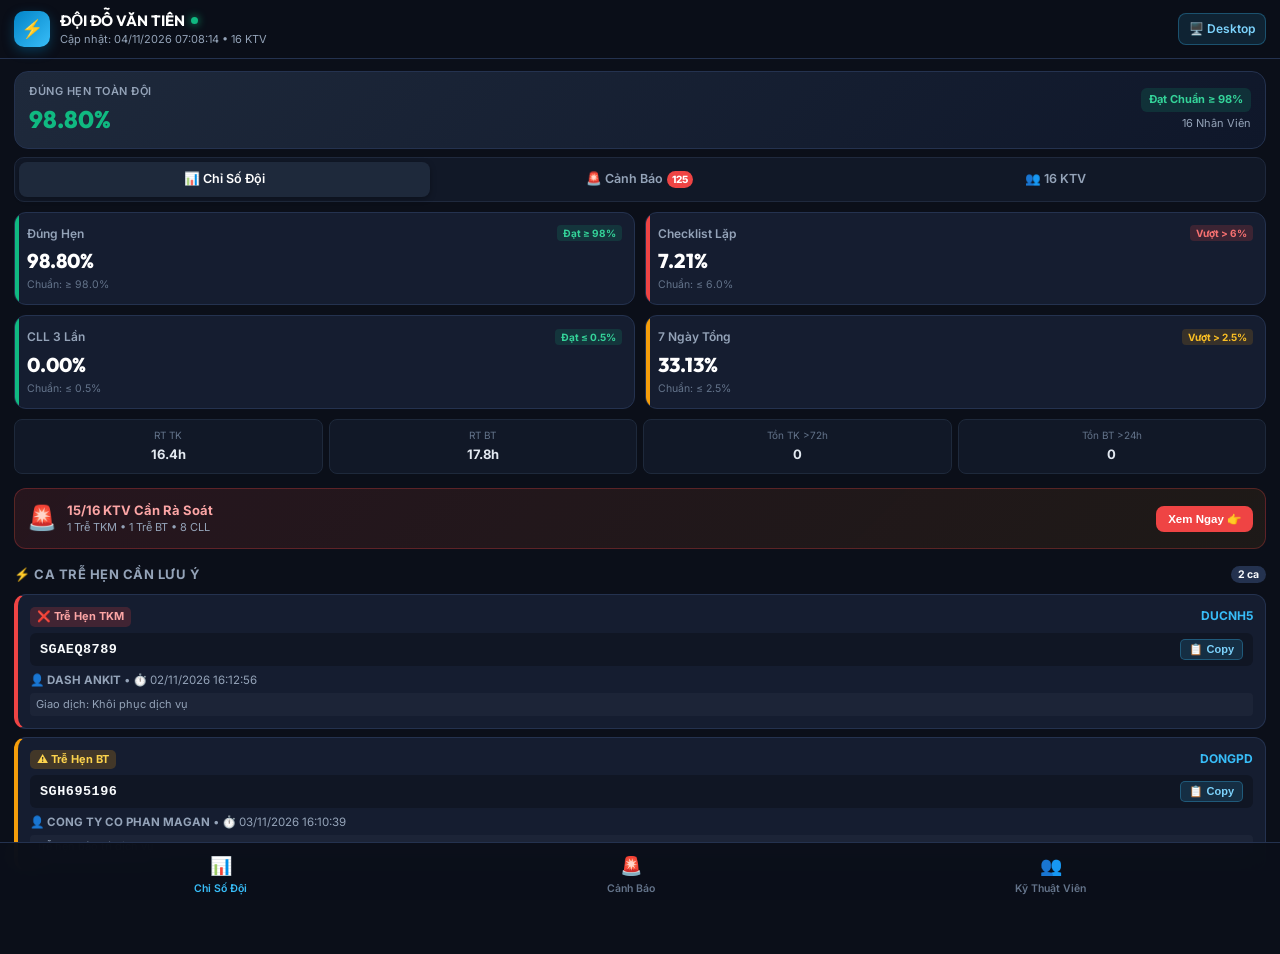
<file: m.html>
<!DOCTYPE html>
<html lang="vi">
<head>
  <meta charset="UTF-8">
  <meta name="viewport" content="width=device-width, initial-scale=1.0, maximum-scale=1.0, user-scalable=no">
  <meta name="theme-color" content="#0f172a">
  <title>KPI Đội Đỗ Văn Tiên (Bản Mobile)</title>
  <link rel="preconnect" href="https://fonts.googleapis.com">
  <link rel="preconnect" href="https://fonts.gstatic.com" crossorigin>
  <link href="https://fonts.googleapis.com/css2?family=Inter:wght@400;500;600;700;800&family=Outfit:wght@600;700;800&display=swap" rel="stylesheet">
  
  <style>
    :root {
      --bg-dark: #0b0f19;
      --bg-card: #151d30;
      --bg-card-hover: #1c263f;
      --border: #24324f;
      --text-main: #f8fafc;
      --text-sub: #94a3b8;
      --text-muted: #64748b;
      --primary: #38bdf8;
      --primary-dim: rgba(56, 189, 248, 0.15);
      --success: #10b981;
      --success-dim: rgba(16, 185, 129, 0.15);
      --warning: #f59e0b;
      --warning-dim: rgba(245, 158, 11, 0.15);
      --danger: #ef4444;
      --danger-dim: rgba(239, 68, 68, 0.18);
      --purple: #8b5cf6;
      --purple-dim: rgba(139, 92, 246, 0.15);
      --safe-bottom: env(safe-area-inset-bottom, 16px);
    }

    * {
      box-sizing: border-box;
      margin: 0;
      padding: 0;
      -webkit-tap-highlight-color: transparent;
    }

    body {
      font-family: 'Inter', -apple-system, BlinkMacSystemFont, "Segoe UI", Roboto, sans-serif;
      background-color: var(--bg-dark);
      color: var(--text-main);
      line-height: 1.45;
      padding-bottom: calc(75px + var(--safe-bottom));
      user-select: none;
      -webkit-font-smoothing: antialiased;
    }

    /* APP HEADER */
    .app-header {
      position: sticky;
      top: 0;
      z-index: 100;
      background: rgba(11, 15, 25, 0.88);
      backdrop-filter: blur(16px);
      -webkit-backdrop-filter: blur(16px);
      border-bottom: 1px solid var(--border);
      padding: 10px 14px;
      display: flex;
      align-items: center;
      justify-content: space-between;
    }

    .header-left {
      display: flex;
      align-items: center;
      gap: 10px;
    }

    .app-logo {
      width: 36px;
      height: 36px;
      border-radius: 10px;
      background: linear-gradient(135deg, #0284c7, #38bdf8);
      display: flex;
      align-items: center;
      justify-content: center;
      font-size: 18px;
      box-shadow: 0 4px 12px rgba(2, 132, 199, 0.35);
    }

    .app-titles h1 {
      font-family: 'Outfit', sans-serif;
      font-size: 15px;
      font-weight: 700;
      color: #fff;
      display: flex;
      align-items: center;
      gap: 6px;
    }

    .live-dot {
      display: inline-block;
      width: 7px;
      height: 7px;
      border-radius: 50%;
      background: #10b981;
      box-shadow: 0 0 8px #10b981;
      animation: pulse 2s infinite;
    }

    @keyframes pulse {
      0%, 100% { opacity: 1; transform: scale(1); }
      50% { opacity: 0.4; transform: scale(0.85); }
    }

    .app-subtitle {
      font-size: 11px;
      color: var(--text-sub);
    }

    .btn-desktop-switch {
      background: rgba(56, 189, 248, 0.12);
      border: 1px solid rgba(56, 189, 248, 0.3);
      color: #7dd3fc;
      padding: 6px 10px;
      border-radius: 8px;
      font-size: 12px;
      font-weight: 600;
      text-decoration: none;
      display: flex;
      align-items: center;
      gap: 4px;
    }

    /* TOP STATS BANNER */
    .hero-stat-banner {
      margin: 12px 14px 6px;
      padding: 12px 14px;
      background: linear-gradient(135deg, #1e293b, #0f172a);
      border: 1px solid var(--border);
      border-radius: 14px;
      display: flex;
      justify-content: space-between;
      align-items: center;
    }

    .hero-stat-col {
      display: flex;
      flex-direction: column;
    }

    .hero-label {
      font-size: 11px;
      color: var(--text-sub);
      text-transform: uppercase;
      letter-spacing: 0.5px;
      font-weight: 600;
    }

    .hero-value {
      font-family: 'Outfit', sans-serif;
      font-size: 24px;
      font-weight: 800;
      margin-top: 2px;
    }

    .val-pass { color: var(--success); }
    .val-fail { color: var(--danger); }
    .val-warn { color: var(--warning); }

    .hero-status-pill {
      font-size: 11px;
      font-weight: 700;
      padding: 4px 8px;
      border-radius: 6px;
      text-align: right;
    }

    /* SEGMENTED TAB NAV */
    .tab-bar {
      margin: 8px 14px;
      background: #111827;
      padding: 4px;
      border-radius: 10px;
      display: flex;
      gap: 4px;
      border: 1px solid #1f293d;
    }

    .tab-item {
      flex: 1;
      padding: 8px 4px;
      text-align: center;
      font-size: 12.5px;
      font-weight: 600;
      color: var(--text-sub);
      border-radius: 8px;
      cursor: pointer;
      display: flex;
      align-items: center;
      justify-content: center;
      gap: 4px;
      transition: all 0.15s ease;
    }

    .tab-item.active {
      background: #1e293b;
      color: #fff;
      box-shadow: 0 2px 6px rgba(0,0,0,0.3);
    }

    .tab-badge {
      font-size: 10px;
      font-weight: 800;
      padding: 1px 5px;
      border-radius: 10px;
      background: var(--danger);
      color: #fff;
    }

    /* VIEW SECTIONS */
    .view-container {
      padding: 0 14px;
      display: none;
    }
    .view-container.active {
      display: block;
    }

    /* 4-KPI GRID */
    .kpi-grid {
      display: grid;
      grid-template-columns: 1fr 1fr;
      gap: 10px;
      margin-top: 10px;
    }

    .kpi-card {
      background: var(--bg-card);
      border: 1px solid var(--border);
      border-radius: 12px;
      padding: 12px;
      position: relative;
      overflow: hidden;
    }

    .kpi-card::before {
      content: '';
      position: absolute;
      top: 0; left: 0; bottom: 0;
      width: 4px;
    }
    .kpi-card.pass::before { background: var(--success); }
    .kpi-card.fail::before { background: var(--danger); }
    .kpi-card.warn::before { background: var(--warning); }

    .kpi-card-header {
      display: flex;
      justify-content: space-between;
      align-items: center;
      margin-bottom: 4px;
    }

    .kpi-name {
      font-size: 12px;
      color: var(--text-sub);
      font-weight: 600;
    }

    .kpi-tag {
      font-size: 10px;
      font-weight: 700;
      padding: 1px 6px;
      border-radius: 4px;
    }

    .tag-pass { background: var(--success-dim); color: #34d399; }
    .tag-fail { background: var(--danger-dim); color: #f87171; }
    .tag-warn { background: var(--warning-dim); color: #fbbf24; }

    .kpi-num {
      font-family: 'Outfit', sans-serif;
      font-size: 20px;
      font-weight: 800;
      color: #fff;
    }

    .kpi-target {
      font-size: 10.5px;
      color: var(--text-muted);
      margin-top: 2px;
    }

    /* SECONDARY METRICS (ROW) */
    .mini-metrics-row {
      display: grid;
      grid-template-columns: repeat(4, 1fr);
      gap: 6px;
      margin-top: 10px;
    }

    .mini-metric-pill {
      background: #111827;
      border: 1px solid #1e293b;
      border-radius: 8px;
      padding: 8px 4px;
      text-align: center;
    }

    .mini-metric-label {
      font-size: 10px;
      color: var(--text-muted);
      display: block;
    }

    .mini-metric-val {
      font-size: 13px;
      font-weight: 700;
      margin-top: 2px;
      color: #e2e8f0;
    }

    /* QUICK ACTION CALLOUT */
    .action-callout {
      margin-top: 14px;
      background: linear-gradient(135deg, rgba(239, 68, 68, 0.12), rgba(245, 158, 11, 0.08));
      border: 1px solid rgba(239, 68, 68, 0.28);
      border-radius: 12px;
      padding: 12px;
      display: flex;
      align-items: center;
      justify-content: space-between;
    }

    .callout-left {
      display: flex;
      align-items: center;
      gap: 10px;
    }

    .callout-icon {
      font-size: 24px;
    }

    .callout-title {
      font-size: 13px;
      font-weight: 700;
      color: #fca5a5;
    }

    .callout-sub {
      font-size: 11px;
      color: var(--text-sub);
    }

    .btn-callout {
      background: var(--danger);
      color: #fff;
      font-size: 11.5px;
      font-weight: 700;
      padding: 6px 12px;
      border-radius: 8px;
      border: none;
      cursor: pointer;
      white-space: nowrap;
    }

    /* SECTION TITLE */
    .section-title-row {
      display: flex;
      justify-content: space-between;
      align-items: center;
      margin: 16px 0 10px;
    }

    .section-title {
      font-size: 13px;
      font-weight: 700;
      text-transform: uppercase;
      letter-spacing: 0.5px;
      color: var(--text-sub);
      display: flex;
      align-items: center;
      gap: 6px;
    }

    .badge-count {
      font-size: 10.5px;
      font-weight: 700;
      background: var(--border);
      color: var(--text-main);
      padding: 1px 7px;
      border-radius: 10px;
    }

    /* HOT ALERT CARDS */
    .alert-card {
      background: var(--bg-card);
      border: 1px solid var(--border);
      border-radius: 12px;
      padding: 12px;
      margin-bottom: 8px;
      transition: background 0.15s ease;
    }

    .alert-card.type-late-tkm { border-left: 4px solid var(--danger); }
    .alert-card.type-late-bt { border-left: 4px solid var(--warning); }
    .alert-card.type-cll { border-left: 4px solid #f43f5e; }
    .alert-card.type-7n { border-left: 4px solid #38bdf8; }

    .alert-top {
      display: flex;
      justify-content: space-between;
      align-items: flex-start;
      margin-bottom: 6px;
    }

    .alert-badge {
      font-size: 11px;
      font-weight: 700;
      padding: 2px 7px;
      border-radius: 5px;
      display: inline-block;
    }

    .alert-badge.late-tkm { background: rgba(239, 68, 68, 0.2); color: #fca5a5; }
    .alert-badge.late-bt { background: rgba(245, 158, 11, 0.2); color: #fcd34d; }
    .alert-badge.cll { background: rgba(244, 63, 94, 0.2); color: #fda4af; }
    .alert-badge.seven-n { background: rgba(56, 189, 248, 0.2); color: #7dd3fc; }

    .alert-emp-tag {
      font-size: 12px;
      font-weight: 700;
      color: #38bdf8;
    }

    .alert-shd-row {
      display: flex;
      align-items: center;
      justify-content: space-between;
      background: rgba(0,0,0,0.25);
      padding: 6px 10px;
      border-radius: 6px;
      margin: 6px 0;
    }

    .alert-shd-code {
      font-family: monospace;
      font-size: 13.5px;
      font-weight: 700;
      color: #f8fafc;
      letter-spacing: 0.5px;
    }

    .btn-copy-chip {
      background: rgba(56, 189, 248, 0.15);
      border: 1px solid rgba(56, 189, 248, 0.3);
      color: #7dd3fc;
      font-size: 11px;
      font-weight: 600;
      padding: 3px 8px;
      border-radius: 5px;
      cursor: pointer;
      display: flex;
      align-items: center;
      gap: 3px;
    }
    .btn-copy-chip:active {
      transform: scale(0.96);
    }

    .alert-details {
      font-size: 11.5px;
      color: var(--text-sub);
      margin-top: 4px;
    }

    .alert-note {
      font-size: 11px;
      color: #94a3b8;
      background: rgba(255,255,255,0.03);
      padding: 4px 6px;
      border-radius: 4px;
      margin-top: 4px;
      line-height: 1.35;
      display: -webkit-box;
      -webkit-line-clamp: 2;
      -webkit-box-orient: vertical;
      overflow: hidden;
    }

    /* SEARCH & FILTER BAR */
    .filter-wrapper {
      position: sticky;
      top: 57px;
      z-index: 90;
      background: rgba(11, 15, 25, 0.95);
      backdrop-filter: blur(12px);
      padding: 6px 0 10px;
    }

    .search-box {
      position: relative;
      margin-bottom: 8px;
    }

    .search-input {
      width: 100%;
      background: #151d30;
      border: 1px solid var(--border);
      border-radius: 10px;
      padding: 10px 36px 10px 14px;
      font-size: 13px;
      color: #fff;
      outline: none;
    }
    .search-input:focus {
      border-color: var(--primary);
    }
    .search-clear {
      position: absolute;
      right: 12px;
      top: 50%;
      transform: translateY(-50%);
      color: var(--text-muted);
      cursor: pointer;
      font-size: 14px;
      display: none;
    }

    .chips-scroll {
      display: flex;
      gap: 6px;
      overflow-x: auto;
      padding-bottom: 2px;
      scrollbar-width: none;
    }
    .chips-scroll::-webkit-scrollbar { display: none; }

    .chip-filter {
      padding: 5px 10px;
      border-radius: 20px;
      font-size: 11.5px;
      font-weight: 600;
      background: #151d30;
      color: var(--text-sub);
      border: 1px solid var(--border);
      white-space: nowrap;
      cursor: pointer;
      display: flex;
      align-items: center;
      gap: 4px;
    }
    .chip-filter.active {
      background: var(--primary);
      color: #0b0f19;
      border-color: var(--primary);
      font-weight: 700;
    }

    /* EMP MOBILE CARDS */
    .emp-card {
      background: var(--bg-card);
      border: 1px solid var(--border);
      border-radius: 14px;
      padding: 12px 14px;
      margin-bottom: 10px;
      position: relative;
      transition: all 0.15s ease;
    }

    .emp-card.has-danger { border-left: 4px solid var(--danger); }
    .emp-card.has-warning { border-left: 4px solid var(--warning); }
    .emp-card.is-clean { border-left: 4px solid var(--success); }

    .emp-card-header {
      display: flex;
      justify-content: space-between;
      align-items: center;
      margin-bottom: 8px;
    }

    .emp-info-wrap {
      display: flex;
      align-items: center;
      gap: 10px;
    }

    .emp-avatar {
      width: 36px;
      height: 36px;
      border-radius: 10px;
      background: linear-gradient(135deg, #1e293b, #334155);
      color: #38bdf8;
      font-family: 'Outfit', sans-serif;
      font-weight: 700;
      font-size: 13px;
      display: flex;
      align-items: center;
      justify-content: center;
      border: 1px solid #475569;
    }

    .emp-name-text {
      font-size: 14px;
      font-weight: 700;
      color: #fff;
    }

    .emp-block-text {
      font-size: 11px;
      color: var(--text-muted);
    }

    .score-badge {
      font-size: 11px;
      font-weight: 800;
      padding: 3px 8px;
      border-radius: 6px;
    }
    .score-good { background: var(--success-dim); color: #34d399; }
    .score-warn { background: var(--warning-dim); color: #fbbf24; }
    .score-fail { background: var(--danger-dim); color: #f87171; }

    /* EMP 7-KPI GRID — 2 hàng: 4 ô trên + 3 ô dưới canh đều */
    .emp-kpi7-grid {
      display: grid;
      grid-template-columns: repeat(4, 1fr);
      gap: 4px;
      margin-bottom: 8px;
    }

    /* Hàng 2: 3 ô (RT TK, RT BT, CSAT) — căn giữa bằng cách cho
       ô đầu tiên hàng 2 bắt đầu từ cột 1 (auto), còn dùng
       wrapper riêng để 3 ô chiếm 3/4 width và căn giữa */
    .emp-kpi7-row2 {
      grid-column: 1 / -1;
      display: grid;
      grid-template-columns: repeat(3, 1fr);
      gap: 4px;
    }

    .kpi7-cell {
      background: rgba(0,0,0,0.22);
      border-radius: 6px;
      padding: 6px 4px;
      text-align: center;
      border: 1px solid transparent;
      min-width: 0;
    }
    .kpi7-cell.pass { border-color: rgba(16,185,129,0.25); }
    .kpi7-cell.fail { border-color: rgba(239,68,68,0.3); background: rgba(239,68,68,0.06); }

    .kpi7-label {
      font-size: 10px;
      color: var(--text-muted);
      display: block;
      white-space: nowrap;
      overflow: hidden;
      text-overflow: ellipsis;
    }

    .kpi7-val {
      font-size: 12.5px;
      font-weight: 700;
      margin-top: 2px;
      display: block;
    }
    .kpi7-cell.pass .kpi7-val { color: #34d399; }
    .kpi7-cell.fail .kpi7-val { color: #f87171; }

    /* ISSUE PILLS ON CARD */
    .emp-issue-pills {
      display: flex;
      flex-wrap: wrap;
      gap: 4px;
      margin-bottom: 10px;
    }

    .issue-pill {
      font-size: 10.5px;
      font-weight: 700;
      padding: 3px 8px;
      border-radius: 4px;
      cursor: pointer;
      display: inline-flex;
      align-items: center;
      gap: 3px;
      transition: opacity 0.15s, transform 0.1s;
    }
    .issue-pill:active { transform: scale(0.95); opacity: 0.8; }
    .issue-pill:not(.pill-clean)::after { content: ' ›'; font-size: 11px; opacity: 0.7; }
    .pill-late-tkm { background: rgba(239, 68, 68, 0.2); color: #fca5a5; }
    .pill-late-bt { background: rgba(245, 158, 11, 0.2); color: #fcd34d; }
    .pill-cll { background: rgba(244, 63, 94, 0.2); color: #fda4af; }
    .pill-7n { background: rgba(56, 189, 248, 0.2); color: #7dd3fc; }
    .pill-rt { background: rgba(139, 92, 246, 0.2); color: #c4b5fd; }
    .pill-clean { background: rgba(16, 185, 129, 0.15); color: #34d399; cursor: default; }

    /* CARD ACTION BUTTONS */
    .emp-actions {
      display: grid;
      grid-template-columns: 1fr 1fr;
      gap: 8px;
    }

    .btn-emp-action {
      padding: 8px 4px;
      border-radius: 8px;
      font-size: 12px;
      font-weight: 700;
      border: 1px solid transparent;
      cursor: pointer;
      display: flex;
      align-items: center;
      justify-content: center;
      gap: 5px;
    }
    .btn-emp-action:active { transform: scale(0.97); }

    .btn-action-view {
      background: #1e293b;
      color: #38bdf8;
      border-color: rgba(56, 189, 248, 0.3);
    }
    .btn-action-zalo {
      background: linear-gradient(135deg, #0284c7, #0369a1);
      color: #fff;
    }

    /* BOTTOM SHEET MODAL (MOBILE DOSSIER) */
    .sheet-backdrop {
      position: fixed;
      top: 0; left: 0; right: 0; bottom: 0;
      background: rgba(0, 0, 0, 0.7);
      backdrop-filter: blur(4px);
      z-index: 1000;
      display: none;
      align-items: flex-end;
    }

    .sheet-container {
      width: 100%;
      max-height: 88vh;
      background: #111827;
      border-radius: 20px 20px 0 0;
      border-top: 1px solid var(--border);
      display: flex;
      flex-direction: column;
      animation: slideUp 0.25s ease-out;
    }

    @keyframes slideUp {
      from { transform: translateY(100%); }
      to { transform: translateY(0); }
    }

    .sheet-handle {
      width: 38px;
      height: 4px;
      background: #475569;
      border-radius: 2px;
      margin: 10px auto 4px;
    }

    .sheet-header {
      padding: 10px 16px 12px;
      border-bottom: 1px solid #1f293d;
      display: flex;
      justify-content: space-between;
      align-items: center;
    }

    .sheet-emp-meta h3 {
      font-size: 16px;
      font-weight: 700;
      color: #fff;
    }
    .sheet-emp-meta span {
      font-size: 11.5px;
      color: var(--text-sub);
    }

    .btn-sheet-close {
      background: #1e293b;
      border: 1px solid #334155;
      color: #94a3b8;
      width: 30px;
      height: 30px;
      border-radius: 50%;
      font-size: 14px;
      cursor: pointer;
      display: flex;
      align-items: center;
      justify-content: center;
    }

    .sheet-kpi-strip {
      display: flex;
      gap: 6px;
      overflow-x: auto;
      padding: 10px 16px;
      background: #0b0f19;
      border-bottom: 1px solid #1f293d;
      scrollbar-width: none;
    }
    .sheet-kpi-strip::-webkit-scrollbar { display: none; }

    .sk-chip {
      padding: 4px 8px;
      border-radius: 6px;
      font-size: 11px;
      white-space: nowrap;
      border: 1px solid #1e293b;
    }
    .sk-chip.pass { background: rgba(16, 185, 129, 0.1); color: #34d399; }
    .sk-chip.fail { background: rgba(239, 68, 68, 0.1); color: #f87171; }

    .sheet-body {
      padding: 12px 16px;
      overflow-y: auto;
      flex: 1;
      -webkit-overflow-scrolling: touch;
    }

    .sheet-footer {
      padding: 10px 16px calc(10px + var(--safe-bottom));
      border-top: 1px solid #1f293d;
      background: #111827;
      display: grid;
      grid-template-columns: 1fr 1fr;
      gap: 8px;
    }

    .btn-sheet-action {
      padding: 10px 6px;
      border-radius: 10px;
      font-size: 12.5px;
      font-weight: 700;
      border: none;
      cursor: pointer;
      display: flex;
      align-items: center;
      justify-content: center;
      gap: 6px;
    }
    .btn-sheet-action:active { transform: scale(0.97); }

    .btn-sheet-shd {
      background: #1e293b;
      color: #38bdf8;
      border: 1px solid rgba(56, 189, 248, 0.3);
    }
    .btn-sheet-zalo {
      background: linear-gradient(135deg, #0284c7, #0369a1);
      color: #fff;
    }

    /* TOAST NOTIFICATION */
    .mobile-toast {
      position: fixed;
      bottom: calc(75px + var(--safe-bottom));
      left: 50%;
      transform: translateX(-50%) translateY(30px);
      background: rgba(15, 23, 42, 0.95);
      border: 1px solid #38bdf8;
      color: #f8fafc;
      padding: 9px 16px;
      border-radius: 24px;
      font-size: 12px;
      font-weight: 600;
      box-shadow: 0 8px 24px rgba(0,0,0,0.5);
      z-index: 2000;
      opacity: 0;
      pointer-events: none;
      transition: all 0.25s ease;
      white-space: nowrap;
      display: flex;
      align-items: center;
      gap: 6px;
    }
    .mobile-toast.show {
      opacity: 1;
      transform: translateX(-50%) translateY(0);
    }

    /* BOTTOM NAV BAR */
    .bottom-nav {
      position: fixed;
      bottom: 0; left: 0; right: 0;
      background: rgba(11, 15, 25, 0.96);
      backdrop-filter: blur(16px);
      -webkit-backdrop-filter: blur(16px);
      border-top: 1px solid var(--border);
      padding: 6px 14px var(--safe-bottom);
      display: flex;
      justify-content: space-around;
      z-index: 95;
    }

    .bnav-item {
      display: flex;
      flex-direction: column;
      align-items: center;
      color: var(--text-muted);
      font-size: 10.5px;
      font-weight: 600;
      text-decoration: none;
      padding: 4px 12px;
      border-radius: 8px;
      cursor: pointer;
      position: relative;
    }
    .bnav-item.active {
      color: #38bdf8;
    }
    .bnav-icon {
      font-size: 18px;
      margin-bottom: 2px;
    }
  </style>
</head>
<body>

  <!-- APP HEADER -->
  <header class="app-header">
    <div class="header-left">
      <div class="app-logo">⚡</div>
      <div class="app-titles">
        <h1>ĐỘI ĐỖ VĂN TIÊN <span class="live-dot" title="Dữ liệu trực tiếp"></span></h1>
        <div class="app-subtitle" id="appSubtitle">Cập nhật: Đang tải...</div>
      </div>
    </div>
    <a href="index.html" class="btn-desktop-switch" title="Chuyển sang giao diện bảng lớn cho máy tính">
      🖥️ Desktop
    </a>
  </header>

  <!-- HERO KPI STAT BANNER (TOP PERFORMANCE) -->
  <section class="hero-stat-banner" id="heroBanner">
    <div class="hero-stat-col">
      <span class="hero-label">Đúng Hẹn Toàn Đội</span>
      <span class="hero-value val-fail" id="heroOnTimeVal">--%</span>
    </div>
    <div class="hero-stat-col" style="align-items: flex-end;">
      <span class="hero-status-pill tag-fail" id="heroOnTimeBadge">Chưa đạt &lt; 98%</span>
      <span style="font-size: 11px; color: var(--text-sub); margin-top: 4px;" id="heroEmpCount">16 Nhân Viên</span>
    </div>
  </section>

  <!-- SEGMENTED TABS -->
  <nav class="tab-bar" id="mobileTabBar">
    <div class="tab-item active" data-tab="tab-overview">
      📊 Chỉ Số Đội
    </div>
    <div class="tab-item" data-tab="tab-alerts">
      🚨 Cảnh Báo <span class="tab-badge" id="tabAlertCount">0</span>
    </div>
    <div class="tab-item" data-tab="tab-employees">
      👥 16 KTV
    </div>
  </nav>

  <!-- VIEW 1: TỔNG QUAN CHỈ SỐ ĐỘI -->
  <main class="view-container active" id="tab-overview">
    
    <!-- 4 CORE KPIS GRID -->
    <div class="kpi-grid">
      <!-- 1. Đúng Hẹn -->
      <div class="kpi-card fail" id="cardOnTime">
        <div class="kpi-card-header">
          <span class="kpi-name">Đúng Hẹn</span>
          <span class="kpi-tag tag-fail" id="kpiTagOnTime">&lt; 98%</span>
        </div>
        <div class="kpi-num" id="kpiValOnTime">--%</div>
        <div class="kpi-target">Chuẩn: ≥ 98.0%</div>
      </div>

      <!-- 2. CLL -->
      <div class="kpi-card pass" id="cardCLL">
        <div class="kpi-card-header">
          <span class="kpi-name">Checklist Lặp</span>
          <span class="kpi-tag tag-pass" id="kpiTagCLL">≤ 6%</span>
        </div>
        <div class="kpi-num" id="kpiValCLL">--%</div>
        <div class="kpi-target">Chuẩn: ≤ 6.0%</div>
      </div>

      <!-- 3. CLL3 -->
      <div class="kpi-card pass" id="cardCLL3">
        <div class="kpi-card-header">
          <span class="kpi-name">CLL 3 Lần</span>
          <span class="kpi-tag tag-pass" id="kpiTagCLL3">≤ 0.5%</span>
        </div>
        <div class="kpi-num" id="kpiValCLL3">--%</div>
        <div class="kpi-target">Chuẩn: ≤ 0.5%</div>
      </div>

      <!-- 4. 7N Total -->
      <div class="kpi-card warn" id="card7N">
        <div class="kpi-card-header">
          <span class="kpi-name">7 Ngày Tổng</span>
          <span class="kpi-tag tag-warn" id="kpiTag7N">≤ 2.5%</span>
        </div>
        <div class="kpi-num" id="kpiVal7N">--%</div>
        <div class="kpi-target">Chuẩn: ≤ 2.5%</div>
      </div>
    </div>

    <!-- 4 SECONDARY METRICS -->
    <div class="mini-metrics-row">
      <div class="mini-metric-pill">
        <span class="mini-metric-label">RT TK</span>
        <span class="mini-metric-val" id="valRtTk">--h</span>
      </div>
      <div class="mini-metric-pill">
        <span class="mini-metric-label">RT BT</span>
        <span class="mini-metric-val" id="valRtBt">--h</span>
      </div>
      <div class="mini-metric-pill">
        <span class="mini-metric-label">Tồn TK &gt;72h</span>
        <span class="mini-metric-val" id="valOverdue72">0</span>
      </div>
      <div class="mini-metric-pill">
        <span class="mini-metric-label">Tồn BT &gt;24h</span>
        <span class="mini-metric-val" id="valOverdue24">0</span>
      </div>
    </div>

    <!-- ACTION CALLOUT -->
    <div class="action-callout" id="actionCallout">
      <div class="callout-left">
        <div class="callout-icon">🚨</div>
        <div>
          <div class="callout-title" id="calloutTitle">8/16 KTV Có Ca Lỗi</div>
          <div class="callout-sub" id="calloutSub">2 Trễ TKM • 3 Trễ BT • 5 CLL</div>
        </div>
      </div>
      <button class="btn-callout" onclick="switchMobileTab('tab-employees', 'HAS_ISSUES')">
        Xem Ngay 👉
      </button>
    </div>

    <!-- QUICK HOT ISSUES SECTION IN OVERVIEW -->
    <div class="section-title-row">
      <span class="section-title">⚡ Ca Trễ Hẹn Cần Lưu Ý</span>
      <span class="badge-count" id="badgeLateCount">5 ca</span>
    </div>
    <div id="overviewHotAlertsContainer">
      <!-- Injected by JS -->
    </div>
  </main>

  <!-- VIEW 2: CẢNH BÁO NÓNG (HOT ALERTS) -->
  <main class="view-container" id="tab-alerts">
    <div class="section-title-row" style="margin-top: 8px;">
      <span class="section-title">🚨 Danh Sách Toàn Bộ Ca Sự Cố</span>
      <span class="badge-count" id="badgeAllAlertsCount">0 ca</span>
    </div>
    <div id="fullAlertsContainer">
      <!-- Injected by JS -->
    </div>
  </main>

  <!-- VIEW 3: 16 ANH EM KTV -->
  <main class="view-container" id="tab-employees">
    
    <!-- SEARCH & FILTER STICKY BAR -->
    <div class="filter-wrapper">
      <div class="search-box">
        <input type="text" class="search-input" id="empSearchInput" placeholder="🔍 Tìm tên KTV, SHD, khối...">
        <span class="search-clear" id="empSearchClear">✕</span>
      </div>
      <div class="chips-scroll" id="empFilterChips">
        <div class="chip-filter active" data-filter="ALL">Tất Cả (16)</div>
        <div class="chip-filter" data-filter="HAS_ISSUES">🚨 Có Lỗi (<span id="fcCountIssues">0</span>)</div>
        <div class="chip-filter" data-filter="LATE">❌ Trễ Hẹn (<span id="fcCountLate">0</span>)</div>
        <div class="chip-filter" data-filter="CLL">🔁 CLL (<span id="fcCountCll">0</span>)</div>
        <div class="chip-filter" data-filter="CLEAN">🏆 Đạt Chuẩn (<span id="fcCountClean">0</span>)</div>
      </div>
    </div>

    <!-- EMP CARDS LIST -->
    <div id="empCardsContainer">
      <!-- Injected by JS -->
    </div>
  </main>

  <!-- BOTTOM SHEET MODAL (MOBILE DOSSIER) -->
  <div class="sheet-backdrop" id="empSheetBackdrop">
    <div class="sheet-container" id="empSheetContainer">
      <div class="sheet-handle"></div>
      
      <div class="sheet-header">
        <div class="sheet-emp-meta">
          <h3 id="sheetEmpName">PNC01.KTV</h3>
          <span id="sheetEmpBlock">Khối - Mã: --</span>
        </div>
        <button class="btn-sheet-close" id="btnSheetClose" title="Đóng">✕</button>
      </div>

      <div class="sheet-kpi-strip" id="sheetKpiStrip">
        <!-- Injected 7-KPI mini chips -->
      </div>

      <div class="sheet-body" id="sheetBody">
        <!-- Injected list of issues for this technician -->
      </div>

      <div class="sheet-footer">
        <button class="btn-sheet-action btn-sheet-shd" id="btnSheetCopyShds">
          📋 Copy Tất Cả SHD
        </button>
        <button class="btn-sheet-action btn-sheet-zalo" id="btnSheetCopyZalo">
          💬 Gửi Tin Zalo
        </button>
      </div>
    </div>
  </div>

  <!-- TOAST NOTIFICATION -->
  <div class="mobile-toast" id="mobileToast">
    <span id="toastIcon">📋</span>
    <span id="toastMsg">Đã sao chép!</span>
  </div>

  <!-- BOTTOM APP NAV BAR -->
  <nav class="bottom-nav">
    <div class="bnav-item active" data-target="tab-overview" onclick="switchMobileTab('tab-overview')">
      <span class="bnav-icon">📊</span>
      <span>Chỉ Số Đội</span>
    </div>
    <div class="bnav-item" data-target="tab-alerts" onclick="switchMobileTab('tab-alerts')">
      <span class="bnav-icon">🚨</span>
      <span>Cảnh Báo</span>
    </div>
    <div class="bnav-item" data-target="tab-employees" onclick="switchMobileTab('tab-employees')">
      <span class="bnav-icon">👥</span>
      <span>Kỹ Thuật Viên</span>
    </div>
  </nav>

  <!-- DATA SCRIPT (Chống lưu cache điện thoại để luôn cập nhật số liệu mới nhất tức thì) -->
  <script>
    document.write('<script src="data.js?v=' + Date.now() + '"><\/script>');
  </script>

  <!-- MOBILE DASHBOARD LOGIC -->
  <script>
    let appData = null;
    let currentEmpFilter = 'ALL';
    let currentSearchTerm = '';
    let selectedSheetEmp = null;
    let selectedSheetCases = [];

    // 1. Toast Notification
    function showToast(msg, icon = '📋') {
      const toast = document.getElementById('mobileToast');
      const toastMsg = document.getElementById('toastMsg');
      const toastIcon = document.getElementById('toastIcon');
      if (!toast) return;

      toastMsg.textContent = msg;
      toastIcon.textContent = icon;
      toast.classList.add('show');
      setTimeout(() => {
        toast.classList.remove('show');
      }, 2200);
    }

    // 2. Global Clipboard Helper
    window.copyText = function(text, successMsg = 'Đã sao chép vào bộ nhớ tạm!') {
      if (!text) return;
      if (navigator.clipboard && navigator.clipboard.writeText) {
        navigator.clipboard.writeText(text).then(() => {
          showToast(successMsg, '✅');
        }).catch(() => fallbackCopy(text, successMsg));
      } else {
        fallbackCopy(text, successMsg);
      }
    };

    function fallbackCopy(text, successMsg) {
      const ta = document.createElement('textarea');
      ta.value = text;
      ta.style.position = 'fixed';
      ta.style.opacity = '0';
      document.body.appendChild(ta);
      ta.select();
      try {
        document.execCommand('copy');
        showToast(successMsg, '✅');
      } catch (err) {
        showToast('Không thể sao chép tự động', '⚠️');
      }
      document.body.removeChild(ta);
    }

    // 3. Tab Switching
    window.switchMobileTab = function(tabId, empFilterPreset = null) {
      // Tab Bar buttons
      document.querySelectorAll('#mobileTabBar .tab-item').forEach(el => {
        el.classList.toggle('active', el.dataset.tab === tabId);
      });
      // Bottom Nav items
      document.querySelectorAll('.bottom-nav .bnav-item').forEach(el => {
        el.classList.toggle('active', el.dataset.target === tabId);
      });
      // Containers
      document.querySelectorAll('.view-container').forEach(el => {
        el.classList.toggle('active', el.id === tabId);
      });

      window.scrollTo({ top: 0, behavior: 'smooth' });

      if (empFilterPreset && tabId === 'tab-employees') {
        currentEmpFilter = empFilterPreset;
        document.querySelectorAll('#empFilterChips .chip-filter').forEach(c => {
          c.classList.toggle('active', c.dataset.filter === empFilterPreset);
        });
        renderEmpCards();
      }
    };

    // 4. Data Extraction & Normalization
    function getAllIssuesForEmployee(emp) {
      const empShort = emp.name.toUpperCase().replace('PNC01.', '').trim();
      const cases = [];
      const seen = new Set();

      function addCase(item) {
        const shd = (item.shd || '').trim().toUpperCase();
        const baseCat = item.category.startsWith('LATE') ? 'LATE' : item.category;
        const key = `${shd}_${baseCat}`;
        if (shd && shd !== '-' && seen.has(key)) {
          const existing = cases.find(c => (c.shd || '').trim().toUpperCase() === shd && (c.category.startsWith('LATE') ? 'LATE' : c.category) === baseCat);
          if (existing) {
            if (!existing.note || existing.note === '-' || existing.note.includes('hoàn tất')) {
              if (item.note && item.note !== '-') existing.note = item.note;
            }
            if (!existing.time || existing.time === '-') {
              if (item.time && item.time !== '-') existing.time = item.time;
            }
            if (item.category === 'LATE_TKM' || item.category === 'LATE_BT') {
              existing.category = item.category;
              existing.badge = item.badge;
            }
          }
          return;
        }
        if (shd && shd !== '-') seen.add(key);
        cases.push(item);
      }

      // Yesterday Alerts
      if (appData && appData.yesterday_alerts && appData.yesterday_alerts.cases_by_date) {
        Object.keys(appData.yesterday_alerts.cases_by_date).forEach(d => {
          (appData.yesterday_alerts.cases_by_date[d] || []).forEach(c => {
            const cEmp = (c.emp || '').toUpperCase().replace('PNC01.', '').trim();
            if (cEmp === empShort || (empShort && cEmp.includes(empShort))) {
              let cat = 'OTHER';
              let badge = '⚠️ Sự Cố';
              if (c.issue_type === 'LATE' || c.issue_type === 'LATE_TKM' || c.issue_type === 'LATE_BT') {
                const isTkm = (c.service === 'TKM' || (c.service && c.service.includes('TK')) || c.issue_type === 'LATE_TKM');
                cat = isTkm ? 'LATE_TKM' : 'LATE_BT';
                badge = isTkm ? '❌ Trễ Hẹn TKM' : '⚠️ Trễ Hẹn BT';
              } else if (c.issue_type === 'CLL') {
                cat = 'CLL';
                badge = `🔁 CLL (L${c.so_lan_lap || 2})`;
              } else if (c.issue_type === '7N') {
                cat = 'SEVEN_N';
                badge = `📦 7N ${c.service || ''}`;
              } else if (c.issue_type === 'HIGH_RT') {
                cat = 'HIGH_RT';
                badge = `⏱️ RT Cao ${c.service || ''}`;
              }
              addCase({
                category: cat,
                badge,
                service: c.service || 'BT',
                shd: c.shd || '-',
                kh: c.kh || '-',
                time: c.hoantat || d,
                rt: c.rt || null,
                so_lan_lap: c.so_lan_lap || null,
                note: c.note || c.issue_title || ''
              });
            }
          });
        });
      }

      // emp.details
      if (emp.details) {
        (emp.details.late_tkm || []).forEach(c => {
          addCase({
            category: 'LATE_TKM',
            badge: '❌ Trễ Hẹn TKM',
            service: 'TKM',
            shd: c.shd || '-',
            kh: c.kh || '-',
            time: c.ngay_hoantat || c.thoigian || '-',
            note: c.note || c.ghichu || 'Trễ hẹn Triển khai mới (TKM)'
          });
        });

        (emp.details.late_bt || []).forEach(c => {
          addCase({
            category: 'LATE_BT',
            badge: '⚠️ Trễ Hẹn BT',
            service: 'BT',
            shd: c.shd || '-',
            kh: c.kh || '-',
            time: c.ngay_hoantat || c.thoigian || '-',
            note: c.note || c.ghichu || 'Trễ hẹn Bảo trì (BT)'
          });
        });

        (emp.details.cll || []).forEach(c => {
          addCase({
            category: 'CLL',
            badge: `🔁 CLL (L${c.solanlap || c.so_lan_lap || 2})`,
            service: 'BT',
            shd: c.shd || '-',
            kh: c.kh || '-',
            time: c.thoigian || c.ngay_hoantat || '-',
            so_lan_lap: c.solanlap || c.so_lan_lap || 2,
            note: c.ghichu || c.note || 'Checklist lặp lại nhiều lần'
          });
        });

        const sList = emp.details.seven_n || emp.details.cl_7n_total || [];
        sList.forEach(c => {
          const srv = (c.loai_7n && c.loai_7n.includes('Triển Khai')) || (c.loai && c.loai.toUpperCase().includes('TK')) ? 'TK' : 'BT';
          addCase({
            category: 'SEVEN_N',
            badge: `📦 7N (${srv})`,
            service: srv,
            shd: c.shd || '-',
            kh: c.kh || '-',
            time: c.thoigian || c.ngay_hoantat || '-',
            note: c.ghichu || c.note || 'Phát sinh bảo trì trong 7 ngày'
          });
        });
      }

      const countLateTkm = cases.filter(c => c.category === 'LATE_TKM').length;
      const countLateBt = cases.filter(c => c.category === 'LATE_BT').length;
      const countLate = countLateTkm + countLateBt;
      const countCll = cases.filter(c => c.category === 'CLL').length;
      const count7n = cases.filter(c => c.category === 'SEVEN_N').length;
      const countRt = cases.filter(c => c.category === 'HIGH_RT').length;

      return {
        emp,
        cases,
        counts: {
          total: cases.length,
          late: countLate,
          late_tkm: countLateTkm,
          late_bt: countLateBt,
          cll: countCll,
          seven_n: count7n,
          high_rt: countRt
        }
      };
    }

    function getEmpScore(emp) {
      const p = {
        on_time: emp.on_time_rate >= 98.0,
        cll: emp.cll_rate <= 6.0,
        cll3: (emp.cll3_rate === null || emp.cll3_rate === undefined || emp.cll3_rate <= 0.5),
        seven_n: emp.cl_7n_total_rate <= 2.5,
        rt_tk: emp.repontime_tk <= 18.0,
        rt_bt: emp.repontime_bt <= 9.0,
        csat: emp.csat === 0
      };
      const score = Object.values(p).filter(Boolean).length;
      let badgeClass = 'score-good';
      let statusText = 'ĐẠT CHUẨN';
      if (score < 5) {
        badgeClass = 'score-fail';
        statusText = 'CẢNH BÁO';
      } else if (score < 7) {
        badgeClass = 'score-warn';
        statusText = 'KHÁ';
      }
      return { score, passes: p, badgeClass, statusText };
    }

    // 5. Render Core UI
    function initMobileDashboard(data) {
      appData = data;
      if (!appData) return;

      // Header Meta
      const sub = document.getElementById('appSubtitle');
      if (sub) sub.textContent = `Cập nhật: ${appData.updated_at || 'Mới nhất'} • 16 KTV`;

      // Team Totals
      const tot = appData.team_total;
      if (tot) {
        // Hero Banner
        const heroVal = document.getElementById('heroOnTimeVal');
        const heroBadge = document.getElementById('heroOnTimeBadge');
        if (heroVal) {
          heroVal.textContent = `${tot.on_time_rate.toFixed(2)}%`;
          heroVal.className = `hero-value ${tot.on_time_rate >= 98.0 ? 'val-pass' : 'val-fail'}`;
        }
        if (heroBadge) {
          if (tot.on_time_rate >= 98.0) {
            heroBadge.textContent = 'Đạt Chuẩn ≥ 98%';
            heroBadge.className = 'hero-status-pill tag-pass';
          } else {
            heroBadge.textContent = 'Chưa Đạt < 98%';
            heroBadge.className = 'hero-status-pill tag-fail';
          }
        }

        // 4 Core Cards
        // 1. Đúng Hẹn
        const valOnTime = document.getElementById('kpiValOnTime');
        const tagOnTime = document.getElementById('kpiTagOnTime');
        const cardOnTime = document.getElementById('cardOnTime');
        if (valOnTime) valOnTime.textContent = `${tot.on_time_rate.toFixed(2)}%`;
        if (tagOnTime && cardOnTime) {
          const pass = tot.on_time_rate >= 98.0;
          cardOnTime.className = `kpi-card ${pass ? 'pass' : 'fail'}`;
          tagOnTime.className = `kpi-tag ${pass ? 'tag-pass' : 'tag-fail'}`;
          tagOnTime.textContent = pass ? 'Đạt ≥ 98%' : 'Lỗi < 98%';
        }

        // 2. CLL
        const valCLL = document.getElementById('kpiValCLL');
        const tagCLL = document.getElementById('kpiTagCLL');
        const cardCLL = document.getElementById('cardCLL');
        if (valCLL) valCLL.textContent = `${tot.cll_rate.toFixed(2)}%`;
        if (tagCLL && cardCLL) {
          const pass = tot.cll_rate <= 6.0;
          cardCLL.className = `kpi-card ${pass ? 'pass' : 'fail'}`;
          tagCLL.className = `kpi-tag ${pass ? 'tag-pass' : 'tag-fail'}`;
          tagCLL.textContent = pass ? 'Đạt ≤ 6%' : 'Vượt > 6%';
        }

        // 3. CLL3
        const valCLL3 = document.getElementById('kpiValCLL3');
        const tagCLL3 = document.getElementById('kpiTagCLL3');
        const cardCLL3 = document.getElementById('cardCLL3');
        const cll3Val = (tot.cll3_rate !== null && tot.cll3_rate !== undefined) ? tot.cll3_rate : 0.0;
        if (valCLL3) valCLL3.textContent = `${cll3Val.toFixed(2)}%`;
        if (tagCLL3 && cardCLL3) {
          const pass = cll3Val <= 0.5;
          cardCLL3.className = `kpi-card ${pass ? 'pass' : 'fail'}`;
          tagCLL3.className = `kpi-tag ${pass ? 'tag-pass' : 'tag-fail'}`;
          tagCLL3.textContent = pass ? 'Đạt ≤ 0.5%' : 'Vượt > 0.5%';
        }

        // 4. 7N
        const val7N = document.getElementById('kpiVal7N');
        const tag7N = document.getElementById('kpiTag7N');
        const card7N = document.getElementById('card7N');
        if (val7N) val7N.textContent = `${tot.cl_7n_total_rate.toFixed(2)}%`;
        if (tag7N && card7N) {
          const pass = tot.cl_7n_total_rate <= 2.5;
          card7N.className = `kpi-card ${pass ? 'pass' : 'warn'}`;
          tag7N.className = `kpi-tag ${pass ? 'tag-pass' : 'tag-warn'}`;
          tag7N.textContent = pass ? 'Đạt ≤ 2.5%' : 'Vượt > 2.5%';
        }

        // Mini Metrics
        const rtTkEl = document.getElementById('valRtTk'); if (rtTkEl) rtTkEl.textContent = `${tot.repontime_tk}h`;
        const rtBtEl = document.getElementById('valRtBt'); if (rtBtEl) rtBtEl.textContent = `${tot.repontime_bt}h`;
        const od72 = (tot.details && tot.details.overdue_72h) ? tot.details.overdue_72h.length : 0;
        const od24 = (tot.details && tot.details.overdue_24h) ? tot.details.overdue_24h.length : 0;
        const v72 = document.getElementById('valOverdue72'); if (v72) v72.textContent = od72;
        const v24 = document.getElementById('valOverdue24'); if (v24) v24.textContent = od24;
      }

      // Calculate Total Issues & Render Lists
      renderAlertsList();
      renderEmpCards();
    }

    // 6. Render Hot Alerts
    function renderAlertsList() {
      if (!appData) return;

      const allAlerts = [];
      const seenShd = new Set();

      function addAlert(item) {
        const shd = (item.shd || '').trim().toUpperCase();
        const baseKey = `${shd}_${item.type}`;
        if (shd && shd !== '-' && seenShd.has(baseKey)) return;
        if (shd && shd !== '-') seenShd.add(baseKey);
        allAlerts.push(item);
      }

      // Yesterday alerts
      if (appData.yesterday_alerts && appData.yesterday_alerts.cases_by_date) {
        Object.keys(appData.yesterday_alerts.cases_by_date).forEach(d => {
          (appData.yesterday_alerts.cases_by_date[d] || []).forEach(c => {
            const isTkm = (c.service === 'TKM' || (c.service && c.service.includes('TK')) || c.issue_type === 'LATE_TKM');
            let type = 'OTHER';
            let badge = '⚠️ Sự Cố';
            let badgeClass = 'late-bt';
            let cardClass = 'type-late-bt';

            if (c.issue_type === 'LATE' || c.issue_type === 'LATE_TKM' || c.issue_type === 'LATE_BT') {
              type = isTkm ? 'LATE_TKM' : 'LATE_BT';
              badge = isTkm ? '❌ Trễ Hẹn TKM' : '⚠️ Trễ Hẹn BT';
              badgeClass = isTkm ? 'late-tkm' : 'late-bt';
              cardClass = isTkm ? 'type-late-tkm' : 'type-late-bt';
            } else if (c.issue_type === 'CLL') {
              type = 'CLL';
              badge = `🔁 CLL (L${c.so_lan_lap || 2})`;
              badgeClass = 'cll';
              cardClass = 'type-cll';
            } else if (c.issue_type === '7N') {
              type = 'SEVEN_N';
              badge = `📦 7N ${c.service || ''}`;
              badgeClass = 'seven-n';
              cardClass = 'type-7n';
            }

            addAlert({
              type,
              badge,
              badgeClass,
              cardClass,
              emp: c.emp || 'KTV',
              shd: c.shd || '-',
              kh: c.kh || '-',
              time: c.hoantat || d,
              note: c.note || c.issue_title || ''
            });
          });
        });
      }

      // Cross check late_tkm & late_bt from team_total details
      if (appData.team_total && appData.team_total.details) {
        (appData.team_total.details.late_tkm || []).forEach(c => {
          addAlert({
            type: 'LATE_TKM',
            badge: '❌ Trễ Hẹn TKM',
            badgeClass: 'late-tkm',
            cardClass: 'type-late-tkm',
            emp: c.emp_name || 'KTV',
            shd: c.shd || '-',
            kh: c.kh || '-',
            time: c.ngay_hoantat || c.thoigian || '-',
            note: c.note || c.ghichu || 'Trễ hẹn Triển khai mới (TKM)'
          });
        });

        (appData.team_total.details.late_bt || []).forEach(c => {
          addAlert({
            type: 'LATE_BT',
            badge: '⚠️ Trễ Hẹn BT',
            badgeClass: 'late-bt',
            cardClass: 'type-late-bt',
            emp: c.emp_name || 'KTV',
            shd: c.shd || '-',
            kh: c.kh || '-',
            time: c.ngay_hoantat || c.thoigian || '-',
            note: c.note || c.ghichu || 'Trễ hẹn Bảo trì (BT)'
          });
        });
      }

      // Update badge counts
      const tabCount = document.getElementById('tabAlertCount');
      if (tabCount) tabCount.textContent = allAlerts.length;
      const bAll = document.getElementById('badgeAllAlertsCount');
      if (bAll) bAll.textContent = `${allAlerts.length} ca`;

      const lateList = allAlerts.filter(a => a.type === 'LATE_TKM' || a.type === 'LATE_BT');
      const bLate = document.getElementById('badgeLateCount');
      if (bLate) bLate.textContent = `${lateList.length} ca`;

      // Render Alert HTML
      const renderAlertHtml = (item) => `
        <div class="alert-card ${item.cardClass}">
          <div class="alert-top">
            <span class="alert-badge ${item.badgeClass}">${item.badge}</span>
            <span class="alert-emp-tag">${item.emp.replace('PNC01.', '')}</span>
          </div>
          <div class="alert-shd-row">
            <span class="alert-shd-code">${item.shd}</span>
            <button class="btn-copy-chip" onclick="copyText('${item.shd}', 'Đã copy SHD: ${item.shd}')">
              📋 Copy
            </button>
          </div>
          <div class="alert-details">
            👤 <strong>${item.kh}</strong> • ⏱️ ${item.time}
          </div>
          ${item.note && item.note !== '-' ? `<div class="alert-note">${item.note}</div>` : ''}
        </div>
      `;

      // 1. Overview Hot Alerts (Chỉ hiển thị các ca trễ hẹn)
      const ovContainer = document.getElementById('overviewHotAlertsContainer');
      if (ovContainer) {
        if (lateList.length === 0) {
          ovContainer.innerHTML = `<div style="color: #34d399; font-size: 12.5px; padding: 12px; background: rgba(16,185,129,0.1); border-radius: 10px; text-align: center;">🎉 Tuyệt vời! Không có ca trễ hẹn nào trong kỳ đánh giá!</div>`;
        } else {
          ovContainer.innerHTML = lateList.map(renderAlertHtml).join('');
        }
      }

      // 2. Full Alerts Tab
      const fullContainer = document.getElementById('fullAlertsContainer');
      if (fullContainer) {
        if (allAlerts.length === 0) {
          fullContainer.innerHTML = `<div style="color: #34d399; font-size: 13px; padding: 20px; text-align: center;">🎉 Không phát sinh ca sự cố nào!</div>`;
        } else {
          fullContainer.innerHTML = allAlerts.map(renderAlertHtml).join('');
        }
      }
    }

    // 7. Render Employee Cards
    function renderEmpCards() {
      if (!appData || !appData.employees) return;

      const container = document.getElementById('empCardsContainer');
      if (!container) return;

      let empsWithData = appData.employees.map(e => {
        const iss = getAllIssuesForEmployee(e);
        const score = getEmpScore(e);
        return { emp: e, iss, score };
      });

      // Filter counters
      const totalEmps = empsWithData.length;
      const countWithIssues = empsWithData.filter(d => d.iss.counts.total > 0).length;
      const countLate = empsWithData.filter(d => d.iss.counts.late > 0).length;
      const countCll = empsWithData.filter(d => d.iss.counts.cll > 0).length;
      const countClean = empsWithData.filter(d => d.iss.counts.total === 0).length;

      const cIssEl = document.getElementById('fcCountIssues'); if (cIssEl) cIssEl.textContent = countWithIssues;
      const cLateEl = document.getElementById('fcCountLate'); if (cLateEl) cLateEl.textContent = countLate;
      const cCllEl = document.getElementById('fcCountCll'); if (cCllEl) cCllEl.textContent = countCll;
      const cCleanEl = document.getElementById('fcCountClean'); if (cCleanEl) cCleanEl.textContent = countClean;

      // Update Callout on Tab 1
      const calloutTitle = document.getElementById('calloutTitle');
      const calloutSub = document.getElementById('calloutSub');
      if (calloutTitle) calloutTitle.textContent = `${countWithIssues}/${totalEmps} KTV Cần Rà Soát`;
      if (calloutSub) {
        const totTkm = empsWithData.reduce((acc, cur) => acc + cur.iss.counts.late_tkm, 0);
        const totBt = empsWithData.reduce((acc, cur) => acc + cur.iss.counts.late_bt, 0);
        const totCll = empsWithData.reduce((acc, cur) => acc + cur.iss.counts.cll, 0);
        calloutSub.textContent = `${totTkm} Trễ TKM • ${totBt} Trễ BT • ${totCll} CLL`;
      }

      // Apply Filter
      let list = [...empsWithData];
      if (currentEmpFilter === 'HAS_ISSUES') {
        list = list.filter(d => d.iss.counts.total > 0);
      } else if (currentEmpFilter === 'LATE') {
        list = list.filter(d => d.iss.counts.late > 0);
      } else if (currentEmpFilter === 'CLL') {
        list = list.filter(d => d.iss.counts.cll > 0);
      } else if (currentEmpFilter === 'CLEAN') {
        list = list.filter(d => d.iss.counts.total === 0);
      }

      // Apply Search
      const term = (currentSearchTerm || '').trim().toLowerCase();
      if (term) {
        list = list.filter(d => {
          const name = d.emp.name.toLowerCase();
          const block = (d.emp.block || '').toLowerCase();
          const shdMatch = d.iss.cases.some(c => (c.shd || '').toLowerCase().includes(term));
          return name.includes(term) || block.includes(term) || shdMatch;
        });
      }

      // Sort: Most issues on top
      list.sort((a, b) => {
        if (b.iss.counts.total !== a.iss.counts.total) {
          return b.iss.counts.total - a.iss.counts.total;
        }
        return a.score.score - b.score.score;
      });

      if (list.length === 0) {
        container.innerHTML = `<div style="text-align: center; color: var(--text-muted); font-size: 13px; padding: 40px 0;">Không tìm thấy nhân sự phù hợp với bộ lọc.</div>`;
        return;
      }

      container.innerHTML = list.map(d => {
        const e = d.emp;
        const iss = d.iss;
        const sc = d.score;
        const shortName = e.name.replace('PNC01.', '');
        const initials = shortName.slice(0, 2).toUpperCase();

        let cardClass = 'is-clean';
        if (iss.counts.late_tkm > 0 || iss.counts.cll > 0) cardClass = 'has-danger';
        else if (iss.counts.total > 0) cardClass = 'has-warning';

        // Badges for specific errors — clickable to open sheet filtered by category
        const pills = [];
        if (iss.counts.late_tkm > 0) pills.push(`<span class="issue-pill pill-late-tkm" onclick="openEmpSheet('${e.id}','LATE_TKM')">❌ ${iss.counts.late_tkm} Trễ TKM</span>`);
        if (iss.counts.late_bt > 0) pills.push(`<span class="issue-pill pill-late-bt" onclick="openEmpSheet('${e.id}','LATE_BT')">⚠️ ${iss.counts.late_bt} Trễ BT</span>`);
        if (iss.counts.cll > 0) pills.push(`<span class="issue-pill pill-cll" onclick="openEmpSheet('${e.id}','CLL')">🔁 ${iss.counts.cll} CLL</span>`);
        if (iss.counts.seven_n > 0) pills.push(`<span class="issue-pill pill-7n" onclick="openEmpSheet('${e.id}','SEVEN_N')">📦 ${iss.counts.seven_n} 7N</span>`);
        if (iss.counts.high_rt > 0) pills.push(`<span class="issue-pill pill-rt" onclick="openEmpSheet('${e.id}','HIGH_RT')">⏱️ ${iss.counts.high_rt} RT Cao</span>`);
        if (pills.length === 0) pills.push(`<span class="issue-pill pill-clean">✨ Không ca lỗi</span>`);

        return `
          <div class="emp-card ${cardClass}">
            <div class="emp-card-header">
              <div class="emp-info-wrap">
                <div class="emp-avatar">${initials}</div>
                <div>
                  <div class="emp-name-text">${shortName}</div>
                  <div class="emp-block-text">${e.block || 'Khối -'} • Mã: ${e.id}</div>
                </div>
              </div>
              <div>
                <span class="score-badge ${sc.badgeClass}">${sc.score}/7 Đạt</span>
              </div>
            </div>

            <div class="emp-kpi7-grid">
              <!-- Hàng 1: 4 chỉ số chính -->
              <div class="kpi7-cell ${sc.passes.on_time ? 'pass' : 'fail'}">
                <span class="kpi7-label">Đúng hẹn</span>
                <span class="kpi7-val">${e.on_time_rate.toFixed(1)}%</span>
              </div>
              <div class="kpi7-cell ${sc.passes.cll ? 'pass' : 'fail'}">
                <span class="kpi7-label">CLL</span>
                <span class="kpi7-val">${e.cll_rate.toFixed(1)}%</span>
              </div>
              <div class="kpi7-cell ${sc.passes.cll3 ? 'pass' : 'fail'}">
                <span class="kpi7-label">CLL3</span>
                <span class="kpi7-val">${((e.cll3_rate !== null && e.cll3_rate !== undefined) ? e.cll3_rate : 0).toFixed(1)}%</span>
              </div>
              <div class="kpi7-cell ${sc.passes.seven_n ? 'pass' : 'fail'}">
                <span class="kpi7-label">7N Tổng</span>
                <span class="kpi7-val">${e.cl_7n_total_rate.toFixed(1)}%</span>
              </div>
              <!-- Hàng 2: 3 chỉ số RT + CSAT — wrapper riêng để canh đều 3 cột -->
              <div class="emp-kpi7-row2">
                <div class="kpi7-cell ${sc.passes.rt_tk ? 'pass' : 'fail'}">
                  <span class="kpi7-label">RT TK</span>
                  <span class="kpi7-val">${e.repontime_tk}h</span>
                </div>
                <div class="kpi7-cell ${sc.passes.rt_bt ? 'pass' : 'fail'}">
                  <span class="kpi7-label">RT BT</span>
                  <span class="kpi7-val">${e.repontime_bt}h</span>
                </div>
                <div class="kpi7-cell ${sc.passes.csat ? 'pass' : 'fail'}">
                  <span class="kpi7-label">CSAT</span>
                  <span class="kpi7-val">${e.csat}</span>
                </div>
              </div>
            </div>

            <div class="emp-issue-pills">
              ${pills.join('')}
            </div>

            <div class="emp-actions">
              <button class="btn-emp-action btn-action-view" onclick="openEmpSheet('${e.id}')">
                🔍 Xem Lỗi (${iss.counts.total})
              </button>
              <button class="btn-emp-action btn-action-zalo" onclick="copyZaloForEmp('${e.id}')">
                💬 Gửi Zalo
              </button>
            </div>
          </div>
        `;
      }).join('');
    }

    // 8. Bottom Sheet (Mobile Dossier) Modal
    // filterCat: optional category string to pre-filter ('LATE_TKM', 'LATE_BT', 'CLL', 'SEVEN_N', 'HIGH_RT')
    window.openEmpSheet = function(empId, filterCat) {
      if (!appData || !appData.employees) return;
      const emp = appData.employees.find(e => String(e.id) === String(empId));
      if (!emp) return;

      selectedSheetEmp = emp;
      const issData = getAllIssuesForEmployee(emp);
      selectedSheetCases = issData.cases;
      const sc = getEmpScore(emp);

      const nameEl = document.getElementById('sheetEmpName');
      const blockEl = document.getElementById('sheetEmpBlock');
      if (nameEl) nameEl.textContent = emp.name;
      if (blockEl) blockEl.textContent = `${emp.block || '-'} • Mã: ${emp.id} • ${sc.score}/7 Điểm (${sc.statusText})`;

      // 7-KPI mini chips — clickable to filter cases
      const stripEl = document.getElementById('sheetKpiStrip');
      const catToKpi = { LATE_TKM: 0, LATE_BT: 1, CLL: 2, SEVEN_N: 3, HIGH_RT: 4 };
      if (stripEl) {
        const cll3Val = (emp.cll3_rate !== null && emp.cll3_rate !== undefined) ? emp.cll3_rate : 0.0;
        const kpis = [
          { l: 'Đúng hẹn', v: `${emp.on_time_rate.toFixed(1)}%`, p: sc.passes.on_time },
          { l: 'CLL', v: `${emp.cll_rate.toFixed(1)}%`, p: sc.passes.cll },
          { l: 'CLL3', v: `${cll3Val.toFixed(1)}%`, p: sc.passes.cll3 },
          { l: '7N Tổng', v: `${emp.cl_7n_total_rate.toFixed(1)}%`, p: sc.passes.seven_n },
          { l: 'RT TK', v: `${emp.repontime_tk}h`, p: sc.passes.rt_tk },
          { l: 'RT BT', v: `${emp.repontime_bt}h`, p: sc.passes.rt_bt },
          { l: 'CSAT', v: `${emp.csat}`, p: sc.passes.csat }
        ];
        stripEl.innerHTML = kpis.map(k => `
          <div class="sk-chip ${k.p ? 'pass' : 'fail'}">
            ${k.l}: <strong>${k.v}</strong> ${k.p ? '✓' : '✗'}
          </div>
        `).join('');
      }

      // Determine which cases to show (filtered by category if pill was clicked)
      const catFilterLabel = {
        LATE_TKM: '❌ Trễ Hẹn TKM',
        LATE_BT: '⚠️ Trễ Hẹn BT',
        CLL: '🔁 Checklist Lặp (CLL)',
        SEVEN_N: '📦 7 Ngày',
        HIGH_RT: '⏱️ RT Cao'
      };
      const casesToShow = filterCat
        ? selectedSheetCases.filter(c => c.category === filterCat)
        : selectedSheetCases;

      // Cases List
      const bodyEl = document.getElementById('sheetBody');
      if (bodyEl) {
        let headerHtml = '';
        if (filterCat && catFilterLabel[filterCat]) {
          // Filter tabs at top of sheet body
          const allCount = selectedSheetCases.length;
          headerHtml = `
            <div style="display:flex; align-items:center; justify-content:space-between; margin-bottom:10px; padding-bottom:8px; border-bottom:1px solid #1e293b;">
              <span style="font-size:12px; font-weight:700; color:#f8fafc;">${catFilterLabel[filterCat]}</span>
              <button onclick="openEmpSheet('${empId}')" style="font-size:11px; color:#94a3b8; background:none; border:1px solid #334155; padding:3px 8px; border-radius:5px; cursor:pointer;">Xem tất cả (${allCount})</button>
            </div>
          `;
        }

        if (casesToShow.length === 0 && !filterCat) {
          bodyEl.innerHTML = `
            <div style="text-align: center; padding: 30px 10px; color: #34d399;">
              <div style="font-size: 32px; margin-bottom: 8px;">🎉</div>
              <div style="font-weight: 700; font-size: 14px;">KTV Không Phát Sinh Ca Lỗi Nào!</div>
              <div style="font-size: 12px; color: var(--text-muted); margin-top: 4px;">Duy trì phong độ và quy trình thực hiện rất tốt!</div>
            </div>
          `;
        } else if (casesToShow.length === 0) {
          bodyEl.innerHTML = headerHtml + `<div style="text-align:center; color:#34d399; font-size:13px; padding:20px 0;">✅ Không có ca lỗi nào thuộc loại này.</div>`;
        } else {
          const renderCaseRow = (c, i) => {
            const catClass = c.category === 'LATE_TKM' ? 'late-tkm'
              : c.category === 'LATE_BT' ? 'late-bt'
              : c.category === 'CLL' ? 'cll' : 'seven-n';
            const shdEsc = (c.shd || '-').replace(/'/g, "\\'");
            return `
              <div class="alert-card" style="margin-bottom:8px; background:#162032; border-color:#263654;">
                <div class="alert-top">
                  <span class="alert-badge ${catClass}">${c.badge}</span>
                  <span style="font-size:11px; color:var(--text-muted);">#${i + 1}</span>
                </div>
                <div class="alert-shd-row">
                  <span class="alert-shd-code">${c.shd}</span>
                  <button class="btn-copy-chip" onclick="copyText('${shdEsc}','Đã copy SHD: ${shdEsc}')">
                    📋 Copy
                  </button>
                </div>
                <div class="alert-details" style="margin-top:4px;">
                  👤 <strong>${c.kh}</strong> &nbsp;•&nbsp; ⏱️ ${c.time}
                </div>
                ${c.note && c.note !== '-' ? `<div class="alert-note">${c.note}</div>` : ''}
              </div>
            `;
          };
          bodyEl.innerHTML = headerHtml + casesToShow.map(renderCaseRow).join('');
        }
      }

      const backdrop = document.getElementById('empSheetBackdrop');
      if (backdrop) backdrop.style.display = 'flex';
    };

    function closeEmpSheet() {
      const backdrop = document.getElementById('empSheetBackdrop');
      if (backdrop) backdrop.style.display = 'none';
      selectedSheetEmp = null;
      selectedSheetCases = [];
    }

    // 9. Copy Zalo Text for Employee
    window.copyZaloForEmp = function(empId) {
      if (!appData || !appData.employees) return;
      const emp = appData.employees.find(e => String(e.id) === String(empId));
      if (!emp) return;

      const issData = getAllIssuesForEmployee(emp);
      const sc = getEmpScore(emp);
      const shortName = emp.name.replace('PNC01.', '');

      const lines = [];
      lines.push(`🔔 [FPT INSIDE REPORT - CẢNH BÁO KPI KTV]`);
      lines.push(`👤 KTV: ${emp.name} (Khối: ${emp.block || '-'})`);
      lines.push(`📊 Điểm đánh giá: ${sc.score}/7 Tiêu chí Đạt [${sc.statusText}]`);
      lines.push(`----------------------------------------`);
      lines.push(`📌 CÁC CHỈ SỐ CỐT LÕI:`);
      lines.push(`• Đúng hẹn: ${emp.on_time_rate.toFixed(2)}% (Chuẩn ≥ 98.0%) -> ${sc.passes.on_time ? '✅ ĐẠT' : '❌ CHƯA ĐẠT'}`);
      lines.push(`• Checklist Lặp (CLL): ${emp.cll_rate.toFixed(2)}% (Chuẩn ≤ 6.0%) -> ${sc.passes.cll ? '✅ ĐẠT' : '❌ CHƯA ĐẠT'}`);
      lines.push(`• Checklist 7N Tổng: ${emp.cl_7n_total_rate.toFixed(2)}% (Chuẩn ≤ 2.5%) -> ${sc.passes.seven_n ? '✅ ĐẠT' : '❌ CHƯA ĐẠT'}`);
      lines.push(`• RT Bảo trì: ${emp.repontime_bt}h (Chuẩn ≤ 9.0h) -> ${sc.passes.rt_bt ? '✅ ĐẠT' : '❌ CHƯA ĐẠT'}`);
      lines.push(`----------------------------------------`);

      if (issData.cases.length > 0) {
        lines.push(`🚨 DANH SÁCH CA SỰ CỐ CẦN RÀ SOÁT (${issData.cases.length} ca):`);
        issData.cases.slice(0, 10).forEach((c, idx) => {
          lines.push(`${idx + 1}. [${c.badge}] SHD: ${c.shd} - KH: ${c.kh} (${c.time})`);
          if (c.note && c.note !== '-') lines.push(`   -> Ghi chú: ${c.note}`);
        });
        if (issData.cases.length > 10) {
          lines.push(`... Và ${issData.cases.length - 10} ca sự cố khác.`);
        }
      } else {
        lines.push(`🎉 KTV không phát sinh ca lỗi nào! Tiếp tục duy trì phong độ xuất sắc!`);
      }

      lines.push(`----------------------------------------`);
      lines.push(`💡 Nhờ đồng chí ${shortName} rà soát kỹ các ca trên và tuân thủ quy trình để đạt trọn vẹn 7/7 chỉ tiêu!`);

      copyText(lines.join("\n"), `Đã copy tin nhắn Zalo gửi ${shortName}! Mở Zalo dán (Ctrl+V) để gửi.`);
    };

    // 10. Sheet Action Buttons
    document.addEventListener('DOMContentLoaded', () => {
      // Close Sheet
      const btnClose = document.getElementById('btnSheetClose');
      if (btnClose) btnClose.addEventListener('click', closeEmpSheet);
      const backdrop = document.getElementById('empSheetBackdrop');
      if (backdrop) {
        backdrop.addEventListener('click', (e) => {
          if (e.target === backdrop) closeEmpSheet();
        });
      }

      // Copy All SHDs in Sheet
      const btnShd = document.getElementById('btnSheetCopyShds');
      if (btnShd) {
        btnShd.addEventListener('click', () => {
          if (!selectedSheetCases || selectedSheetCases.length === 0) {
            showToast('Không có mã SHD nào', 'ℹ️');
            return;
          }
          const shds = [...new Set(selectedSheetCases.map(c => c.shd).filter(s => s && s !== '-'))];
          copyText(shds.join("\n"), `Đã sao chép ${shds.length} mã SHD!`);
        });
      }

      // Copy Zalo in Sheet
      const btnZalo = document.getElementById('btnSheetCopyZalo');
      if (btnZalo) {
        btnZalo.addEventListener('click', () => {
          if (selectedSheetEmp) copyZaloForEmp(selectedSheetEmp.id);
        });
      }

      // Tab Bar listeners
      document.querySelectorAll('#mobileTabBar .tab-item').forEach(el => {
        el.addEventListener('click', () => {
          switchMobileTab(el.dataset.tab);
        });
      });

      // Filter chips in KTV view
      document.querySelectorAll('#empFilterChips .chip-filter').forEach(chip => {
        chip.addEventListener('click', () => {
          document.querySelectorAll('#empFilterChips .chip-filter').forEach(c => c.classList.remove('active'));
          chip.classList.add('active');
          currentEmpFilter = chip.dataset.filter || 'ALL';
          renderEmpCards();
        });
      });

      // Search input
      const searchInput = document.getElementById('empSearchInput');
      const searchClear = document.getElementById('empSearchClear');
      if (searchInput) {
        searchInput.addEventListener('input', (e) => {
          currentSearchTerm = e.target.value;
          if (searchClear) searchClear.style.display = currentSearchTerm ? 'block' : 'none';
          renderEmpCards();
        });
      }
      if (searchClear) {
        searchClear.addEventListener('click', () => {
          if (searchInput) searchInput.value = '';
          currentSearchTerm = '';
          searchClear.style.display = 'none';
          renderEmpCards();
        });
      }

      // Load Data
      if (window.INITIAL_DASHBOARD_DATA) {
        initMobileDashboard(window.INITIAL_DASHBOARD_DATA);
      } else {
        // Fallback fetch
        fetch('data.json')
          .then(res => res.json())
          .then(data => initMobileDashboard(data))
          .catch(err => {
            console.error('Không thể nạp data.json:', err);
            showToast('Lỗi nạp dữ liệu dashboard', '❌');
          });
      }
    });
  </script>
</body>
</html>
</file>
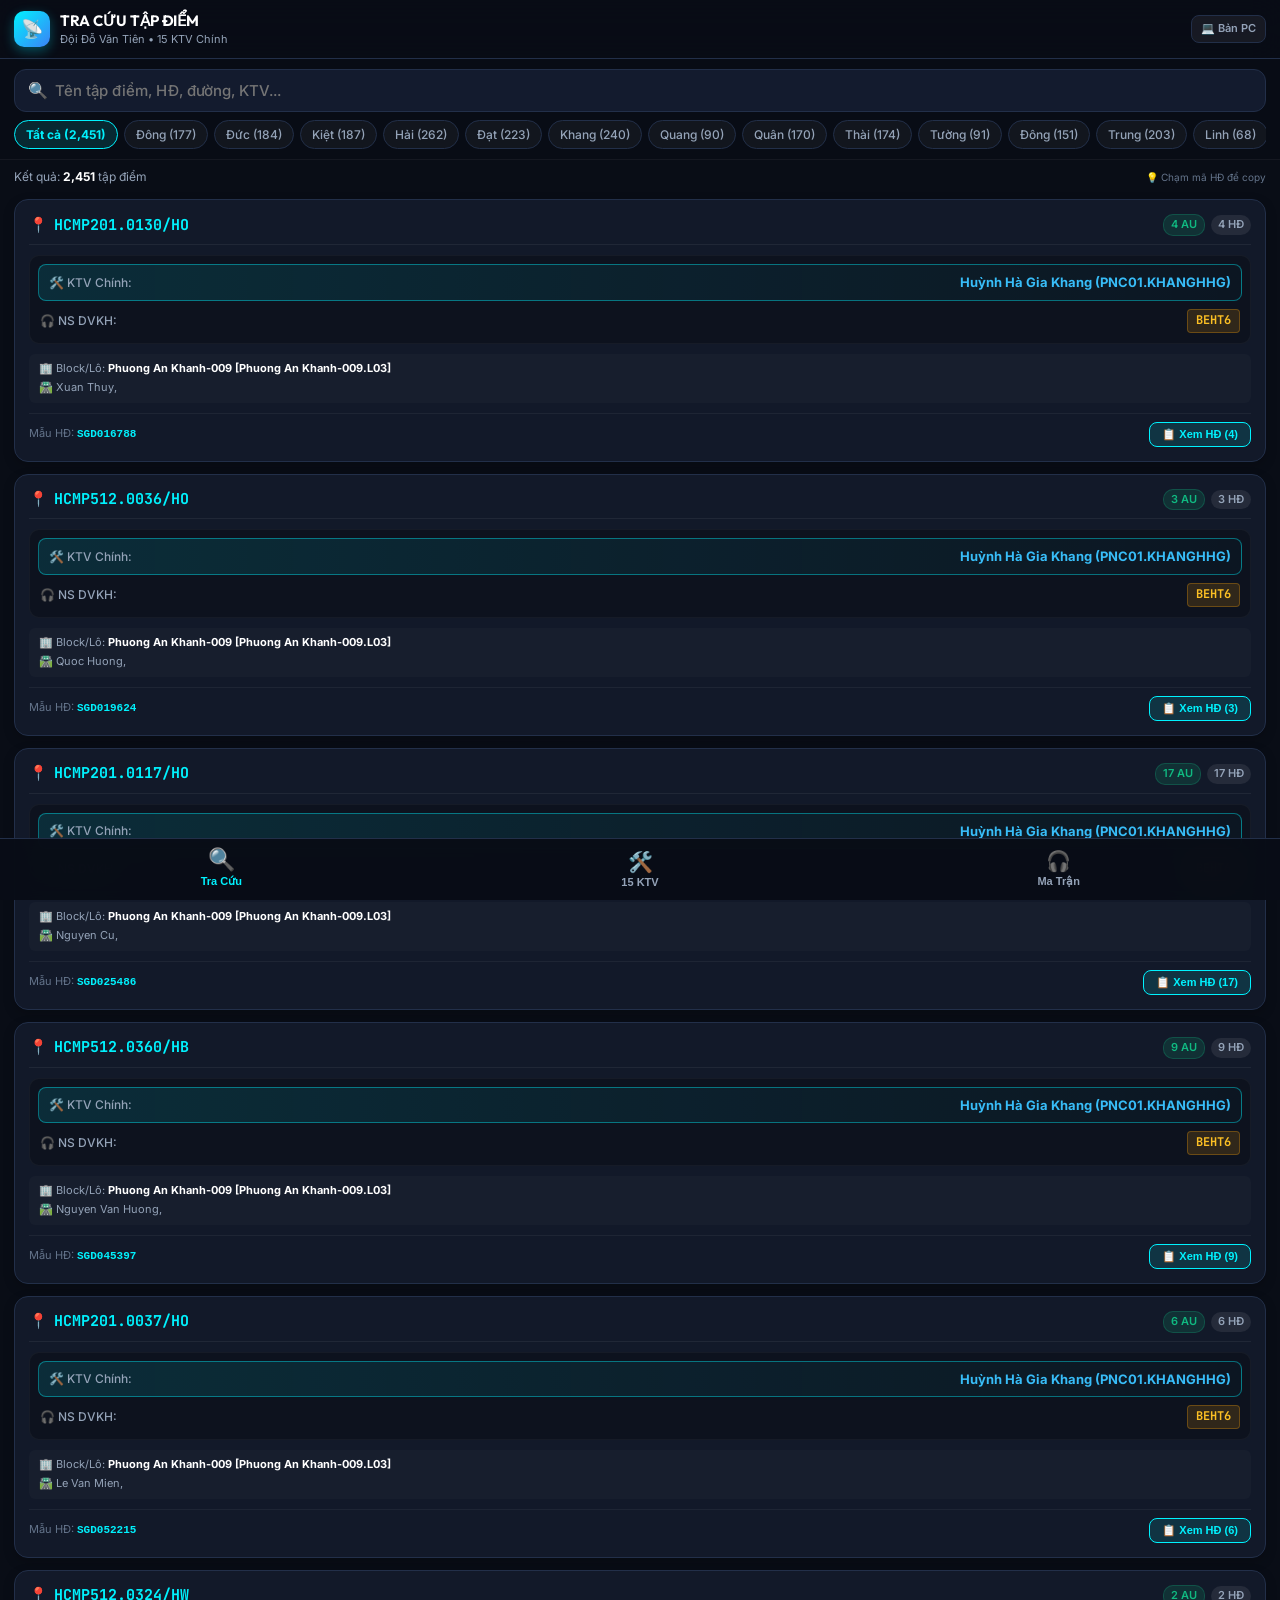
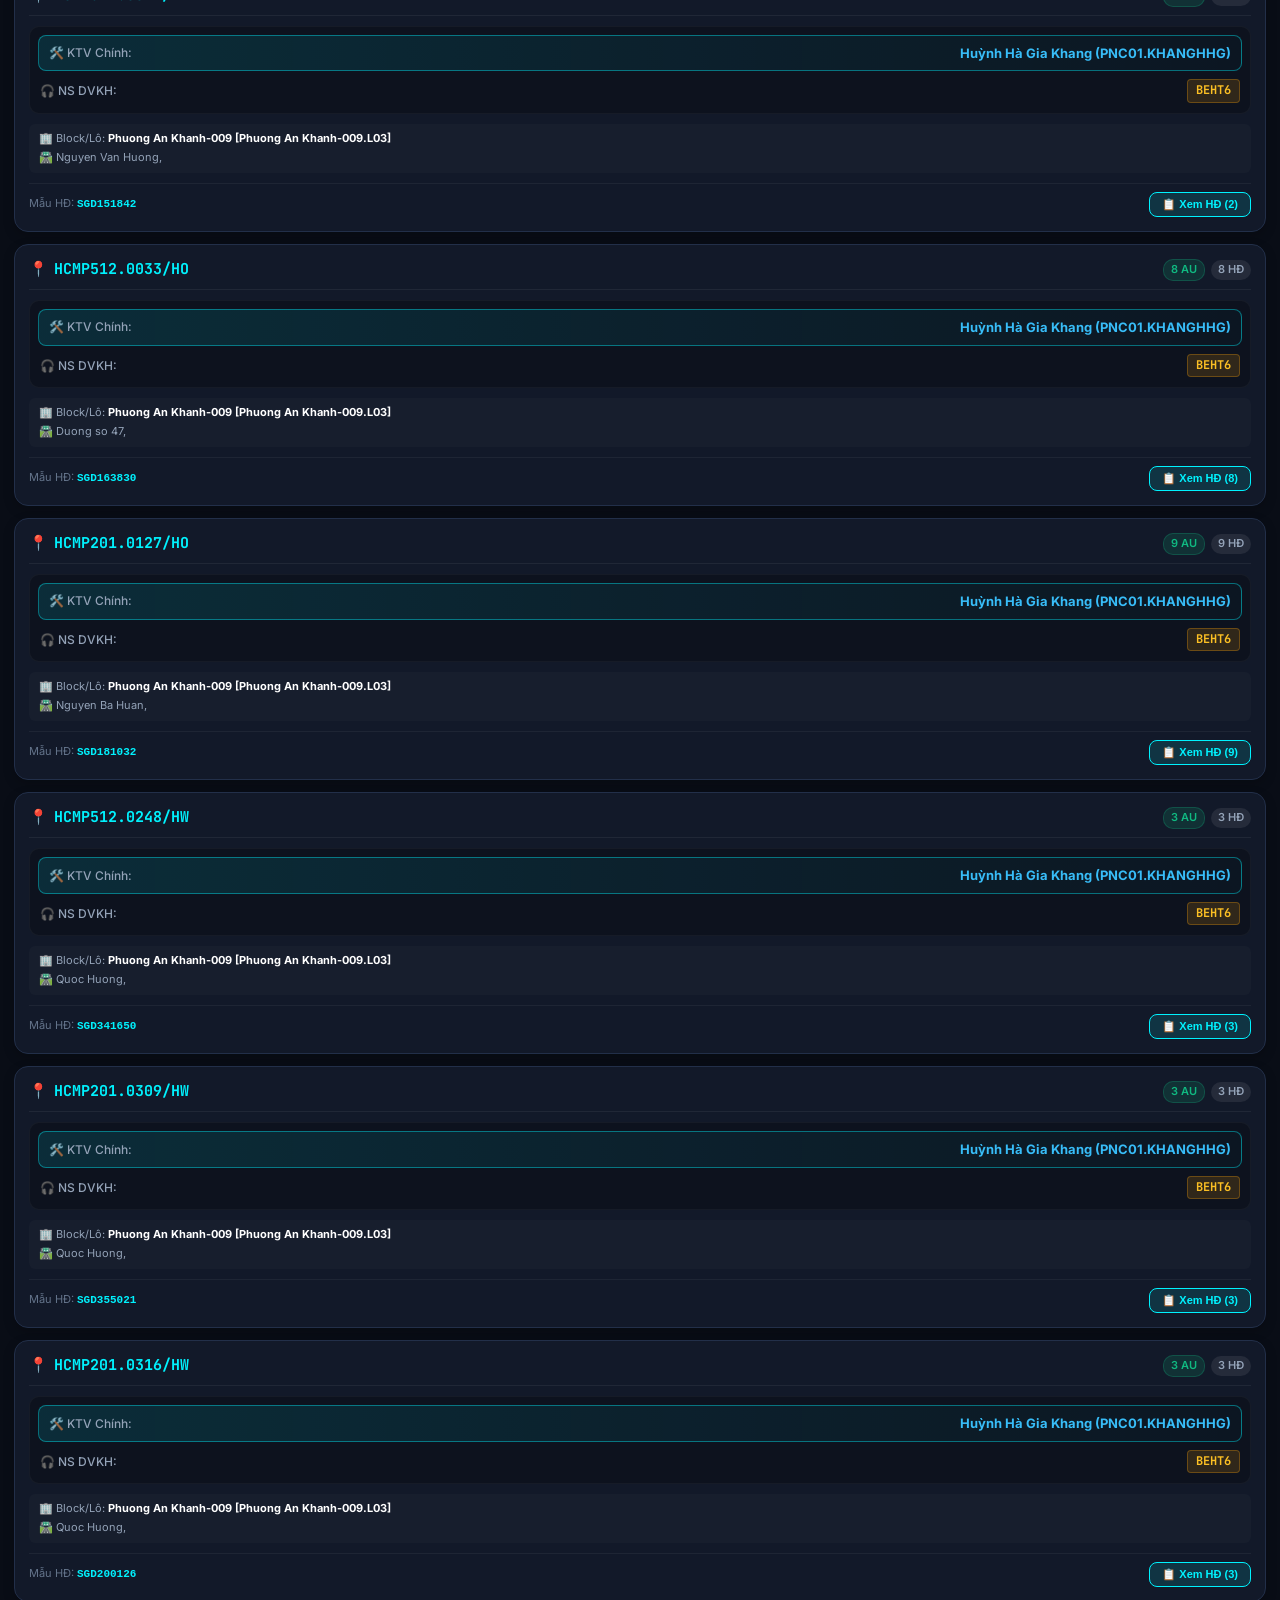
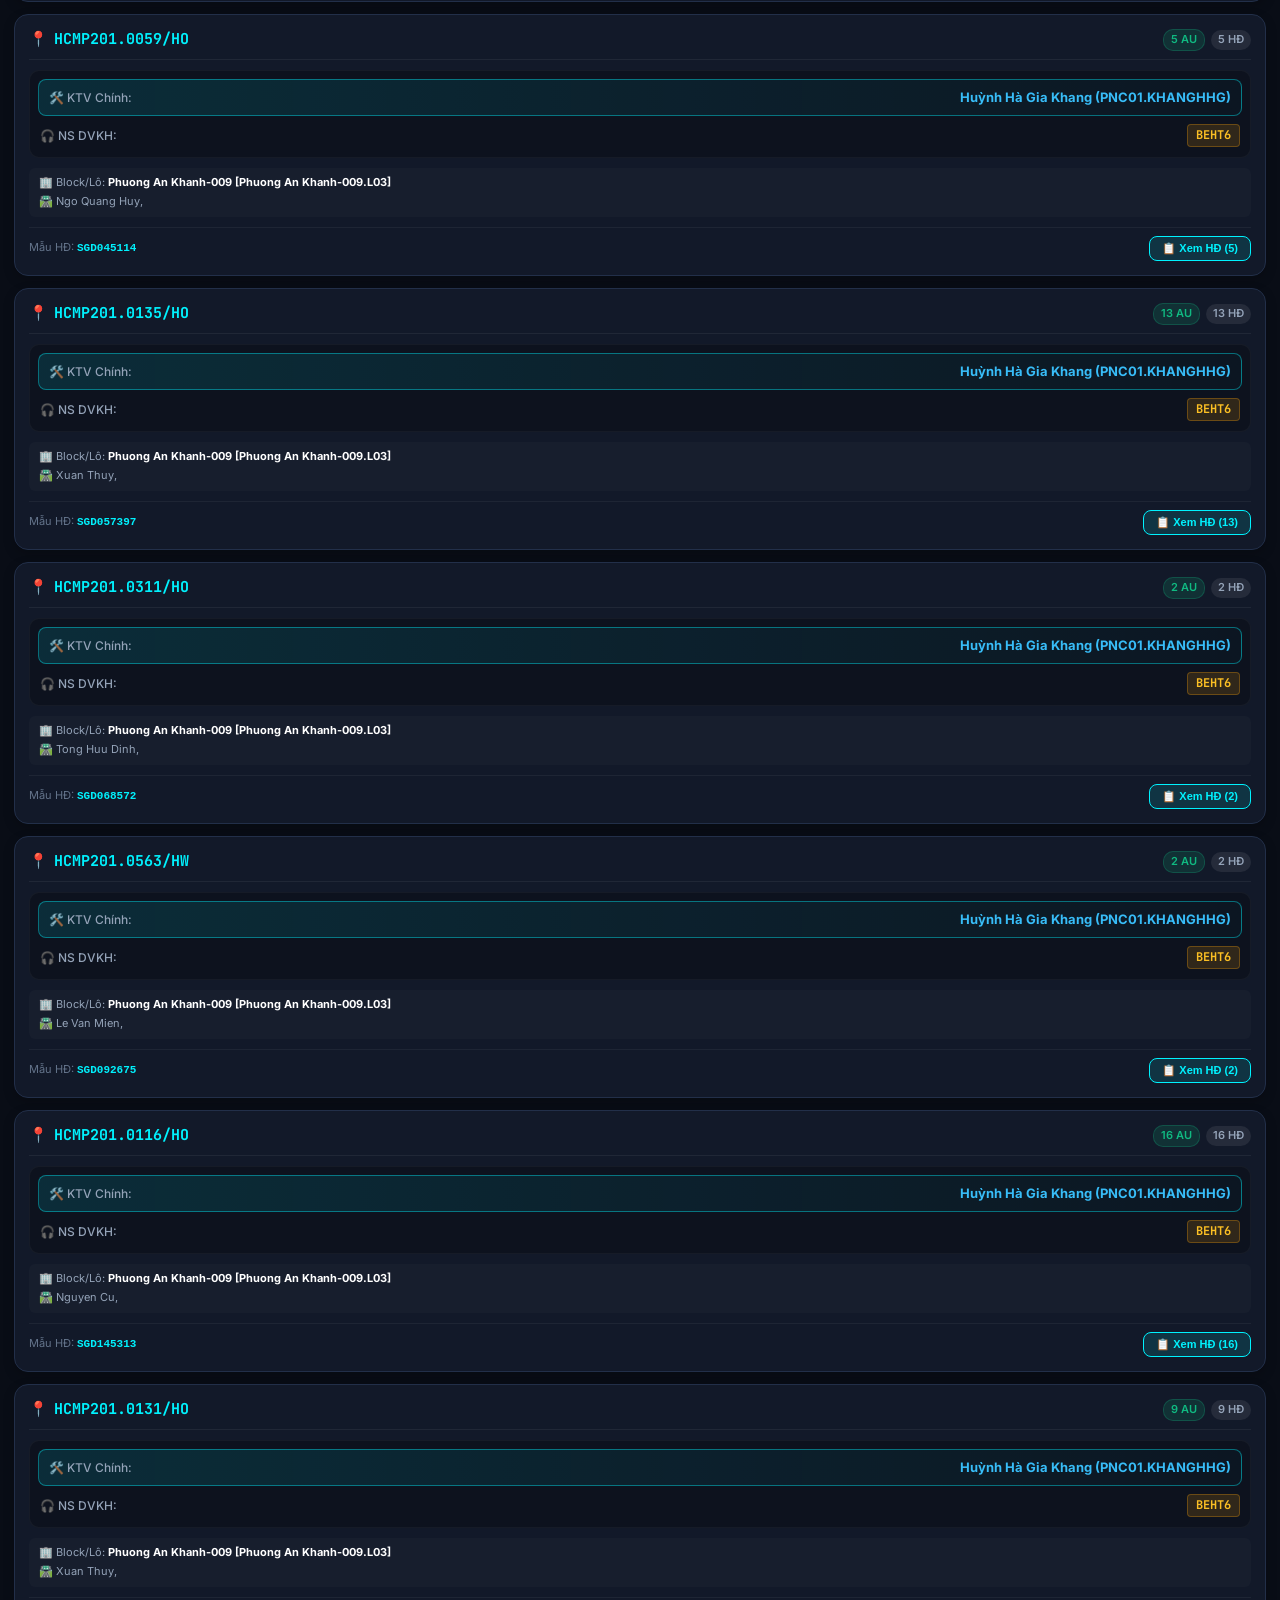
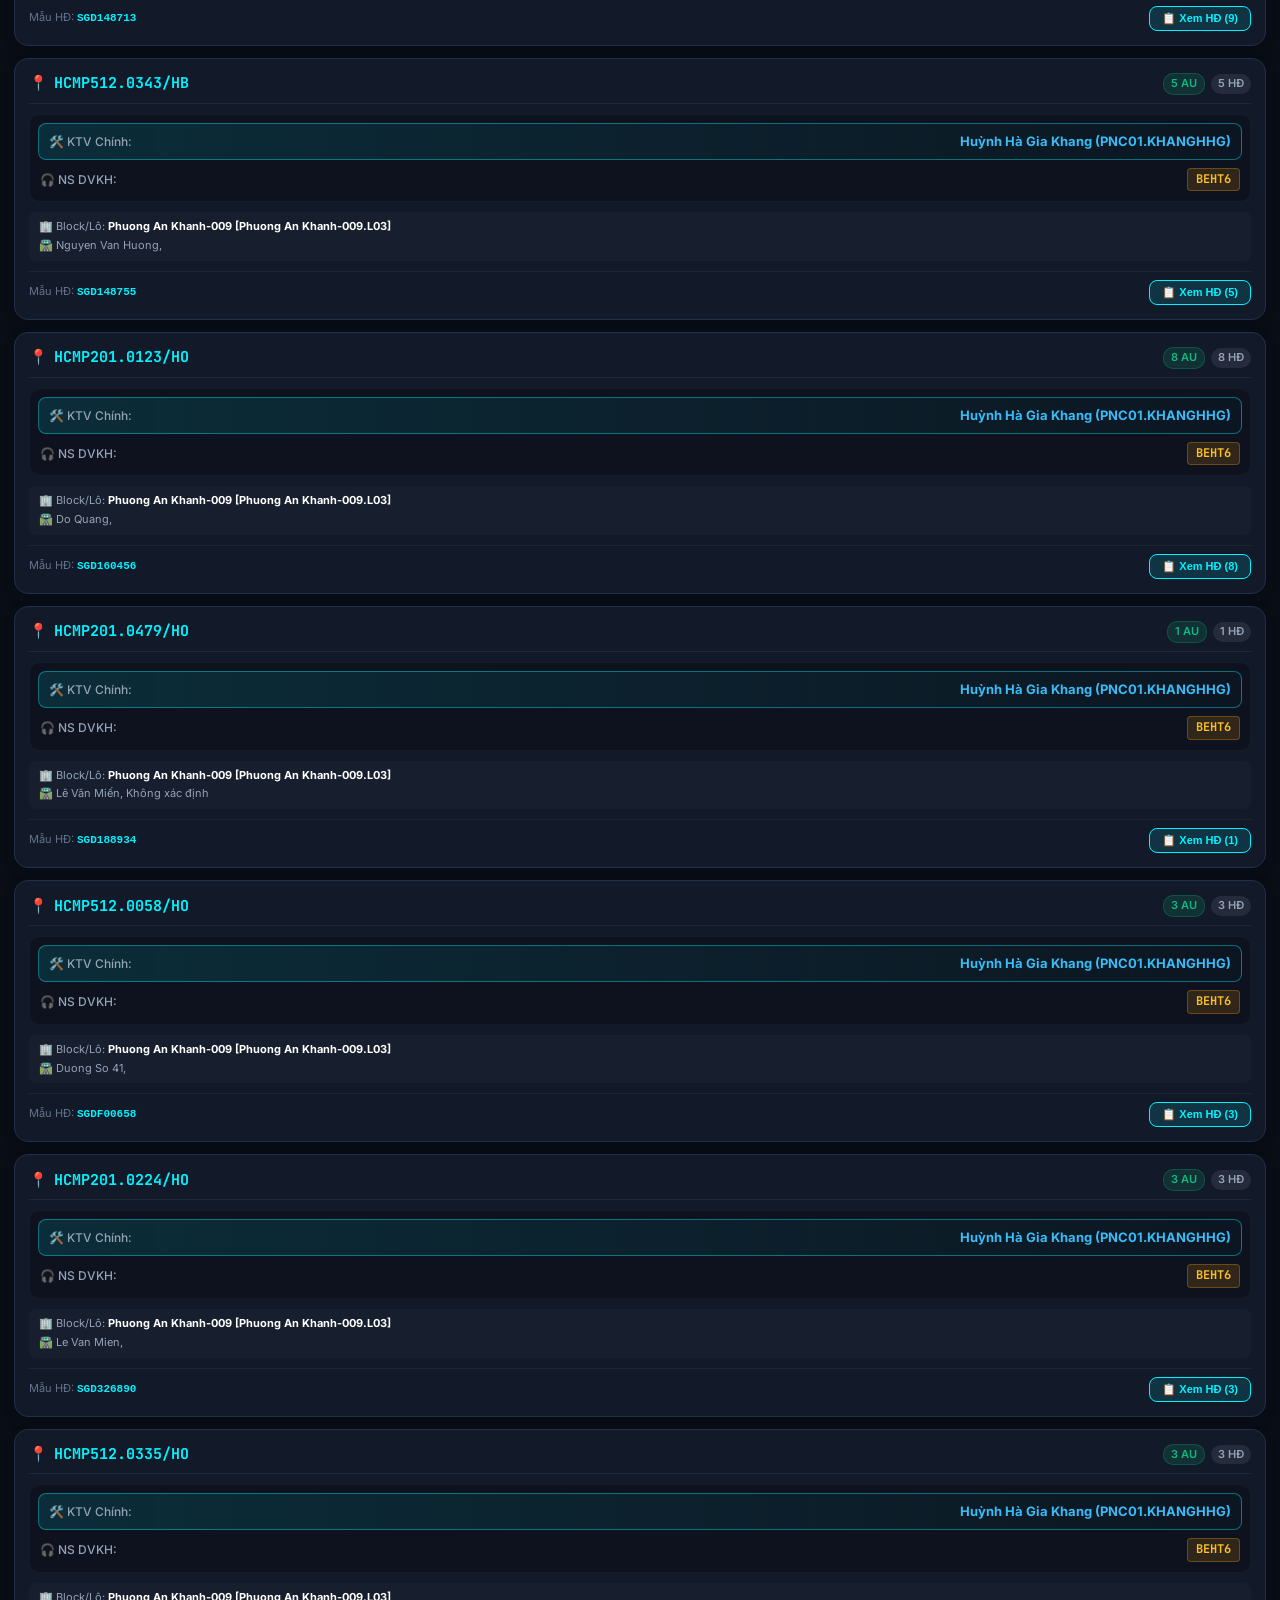
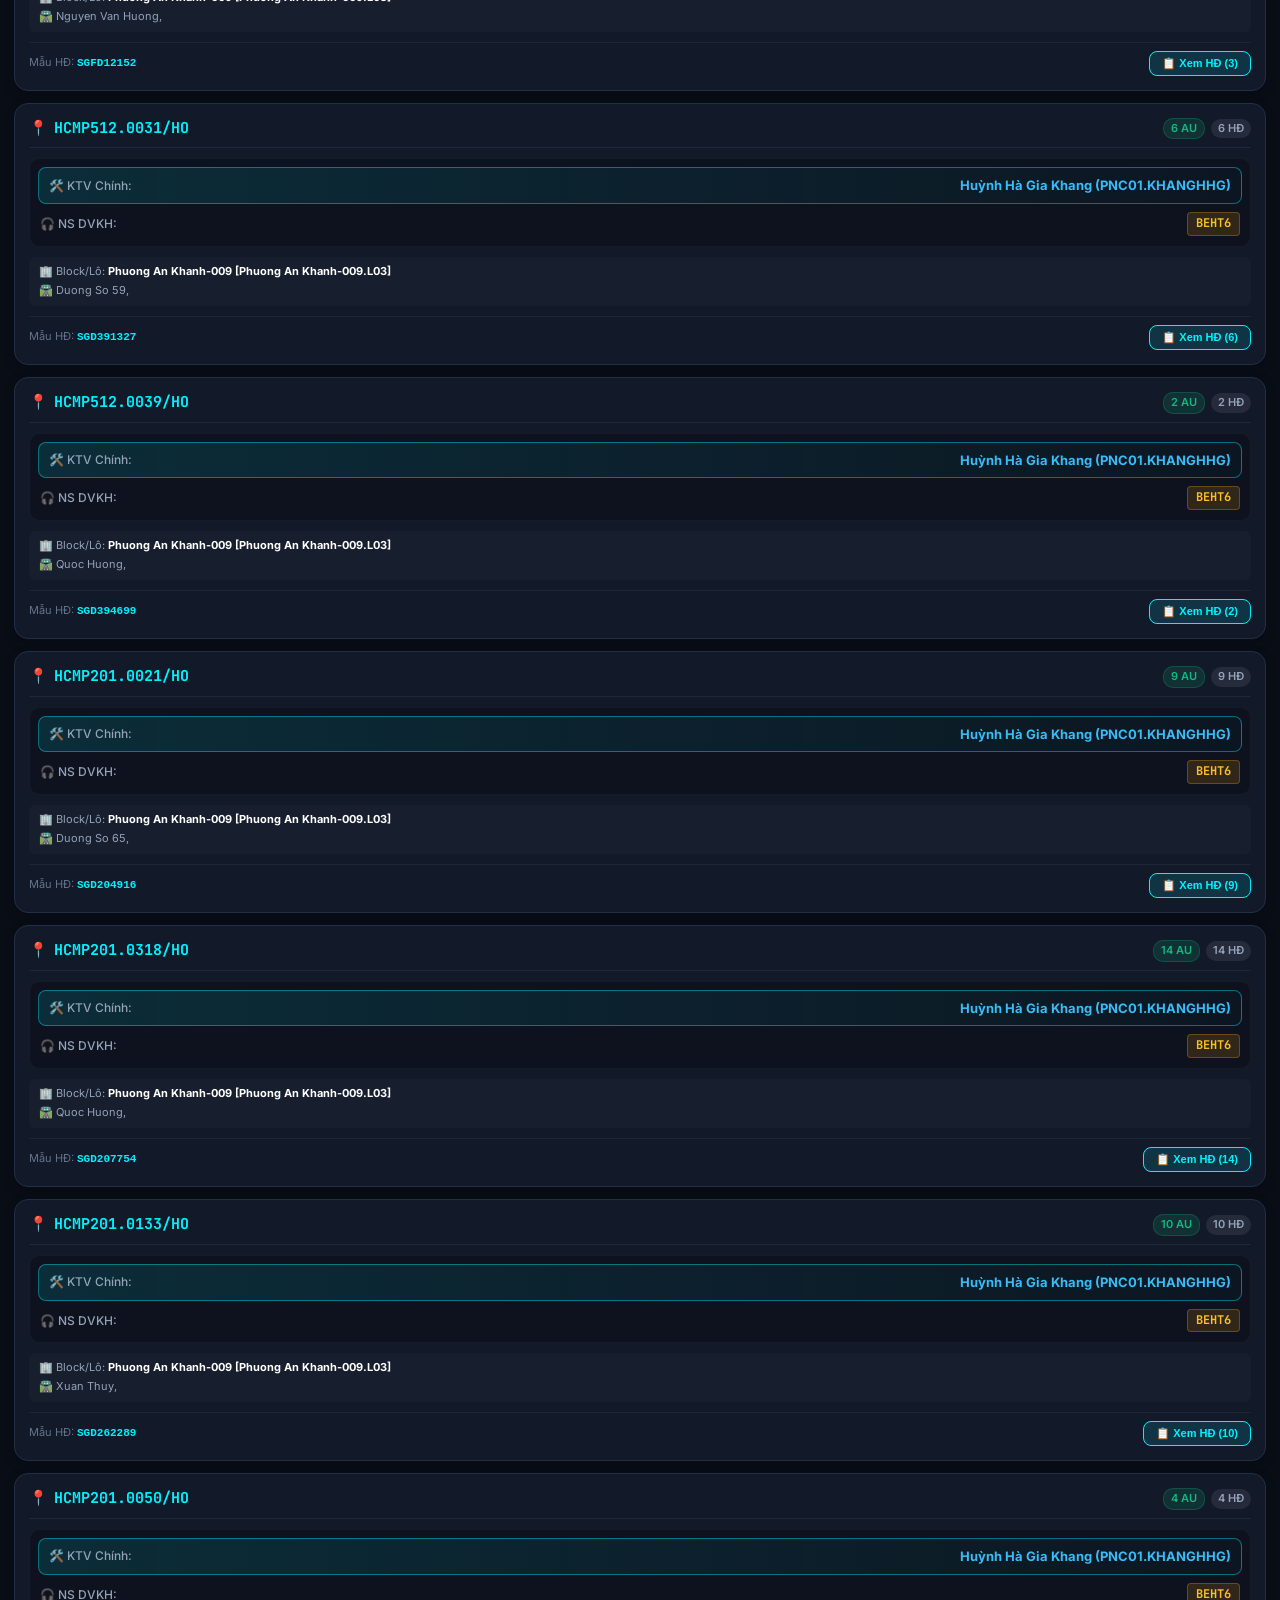
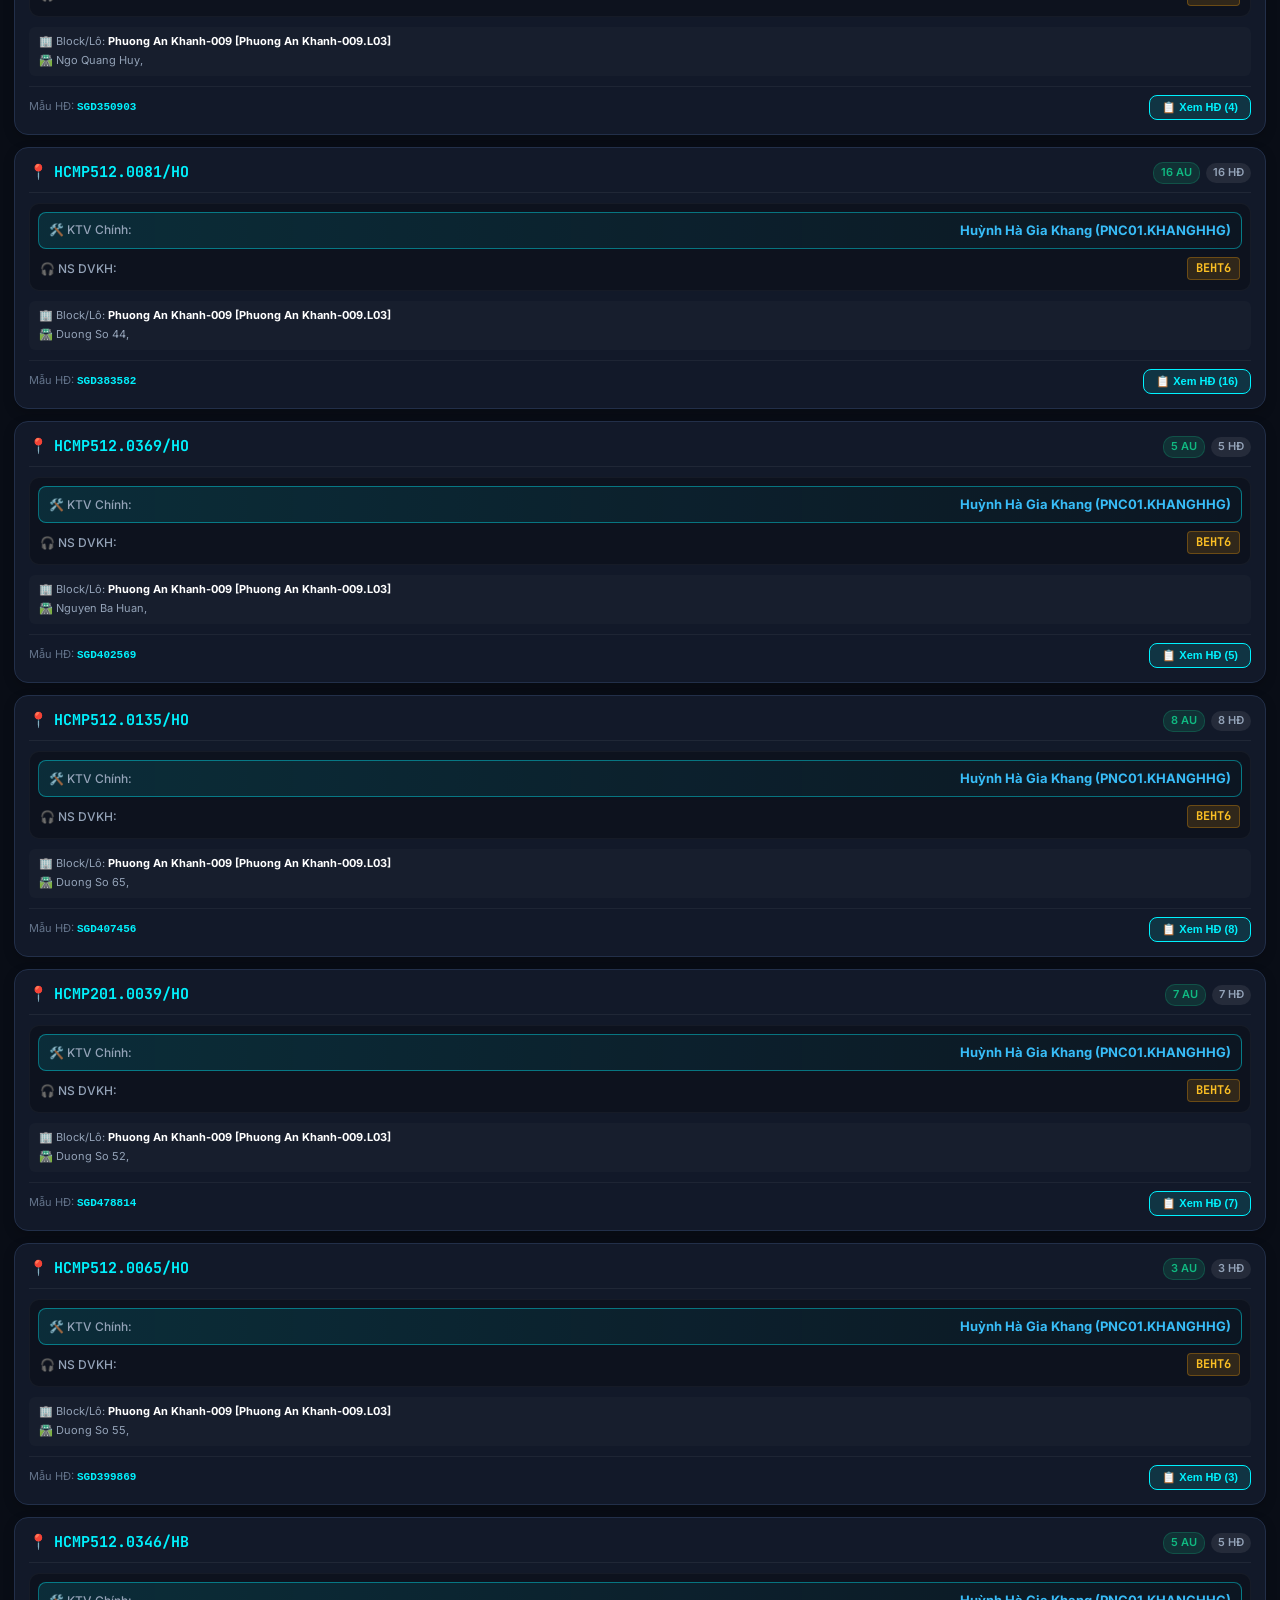
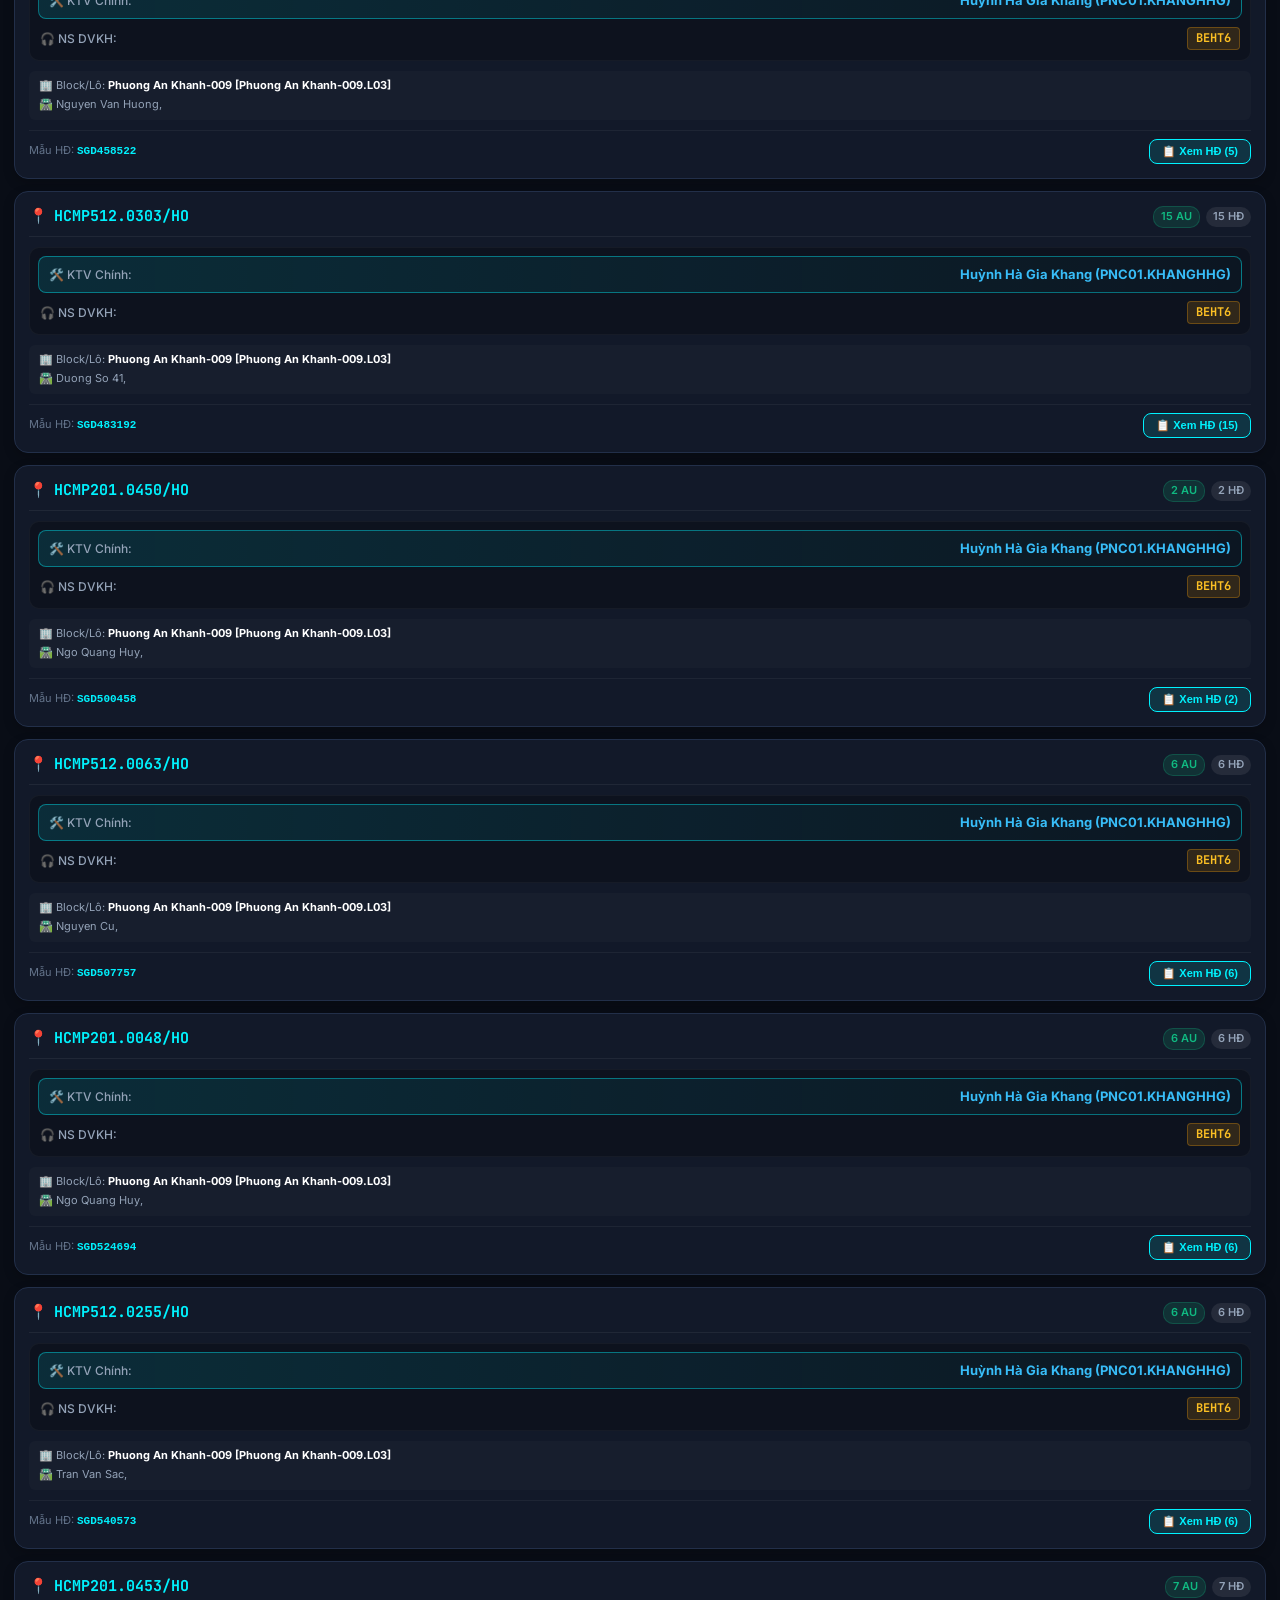
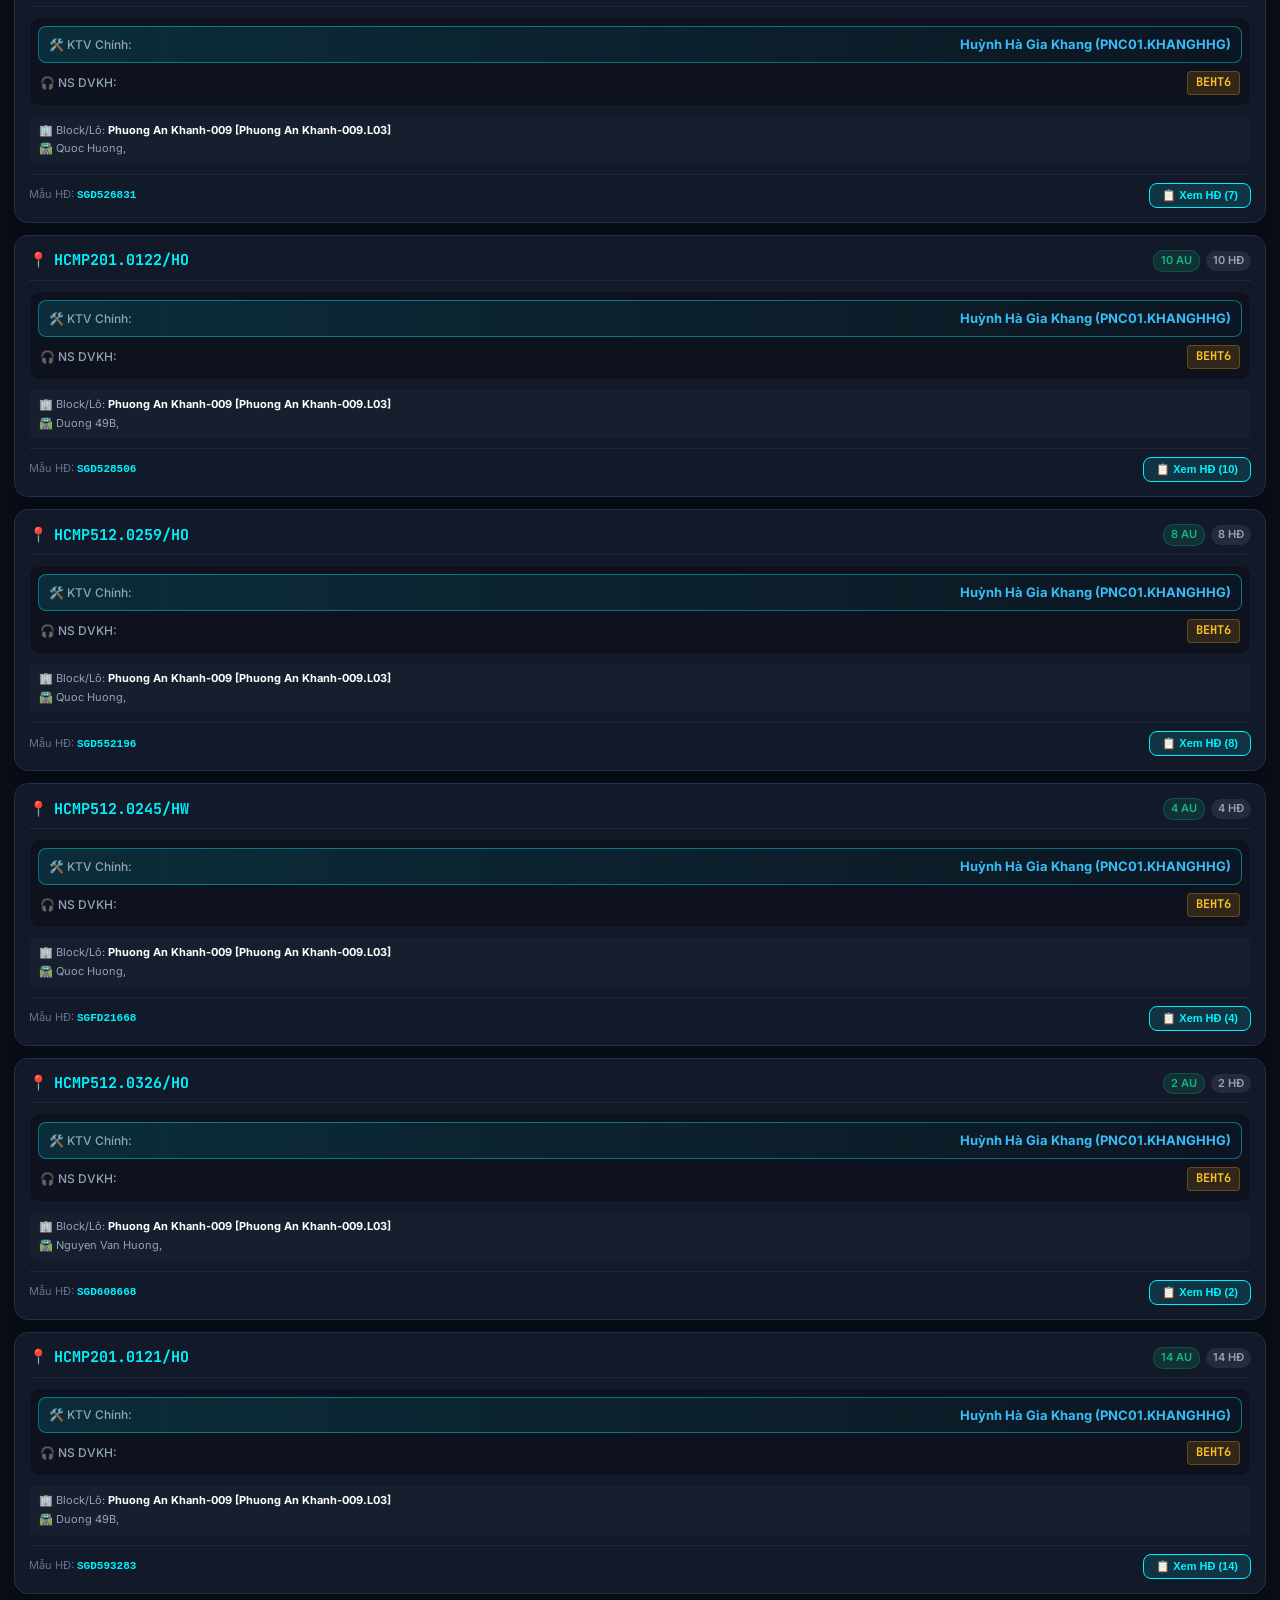
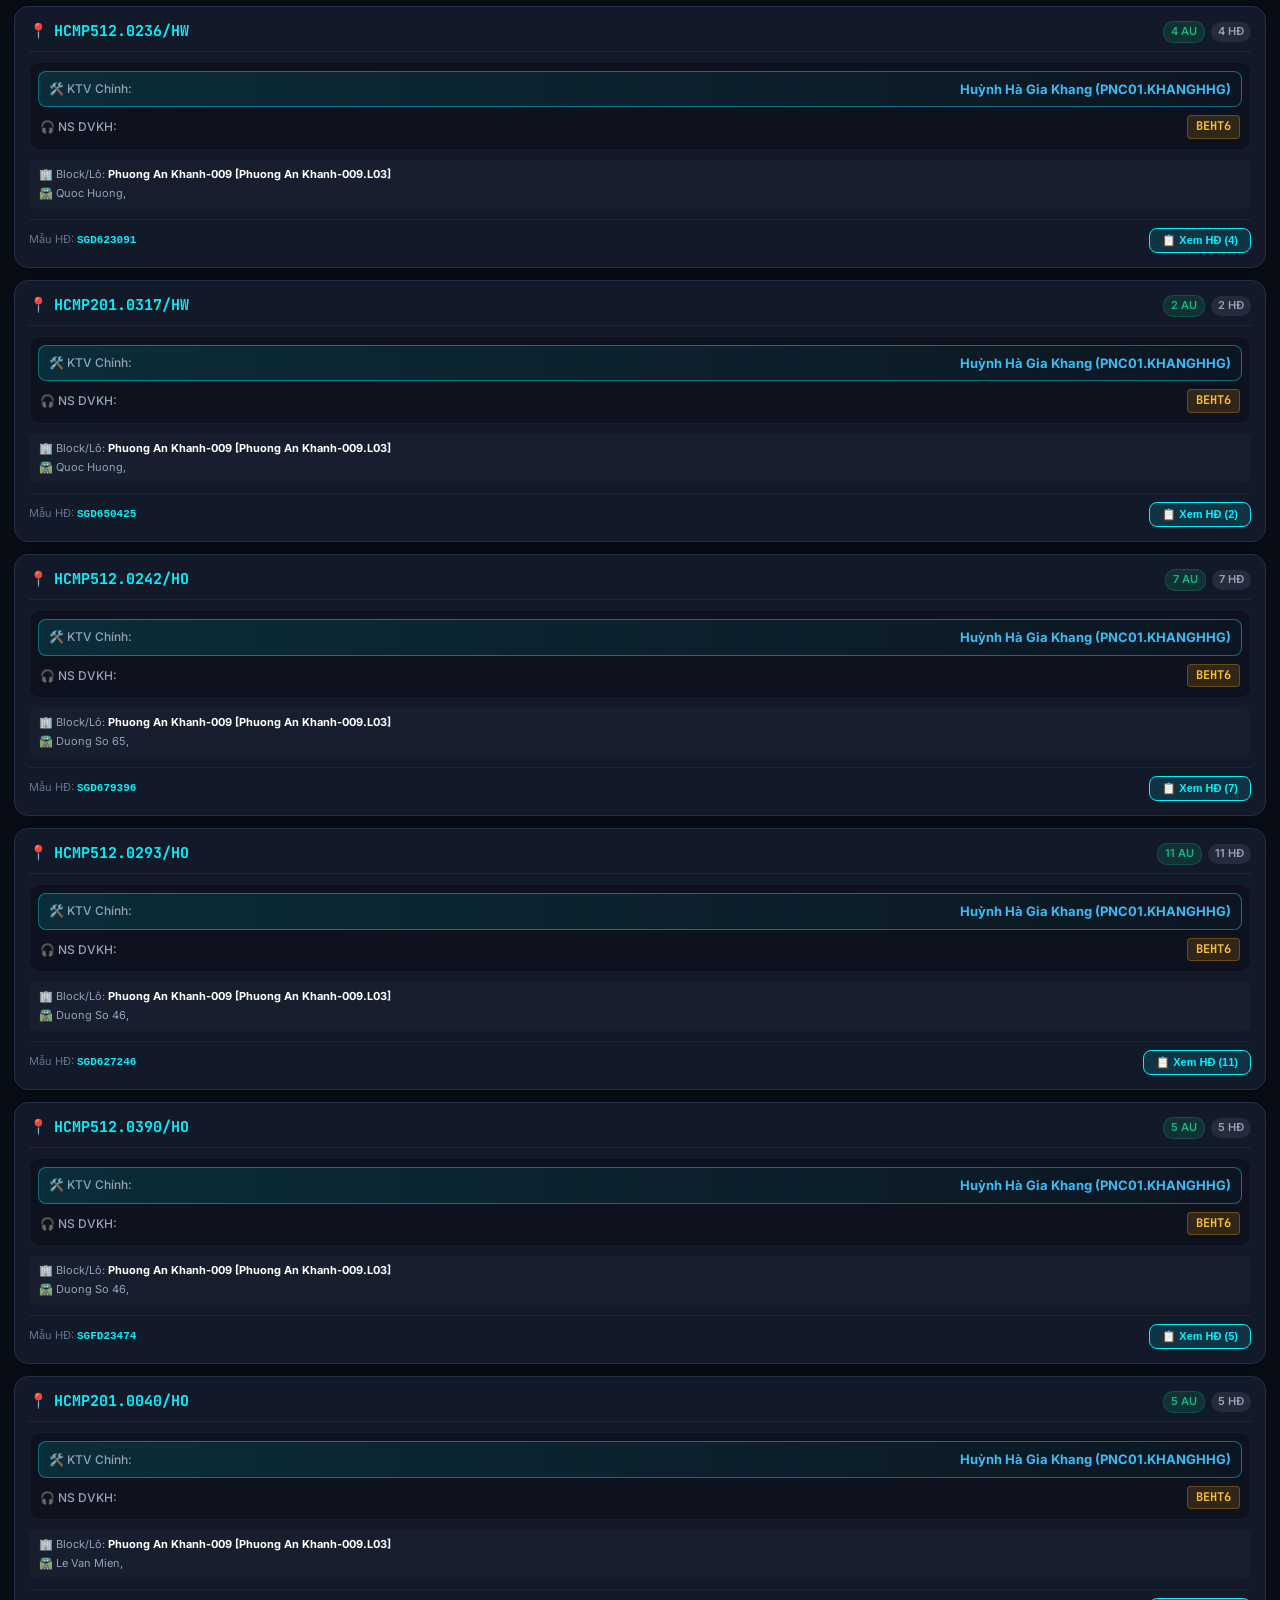
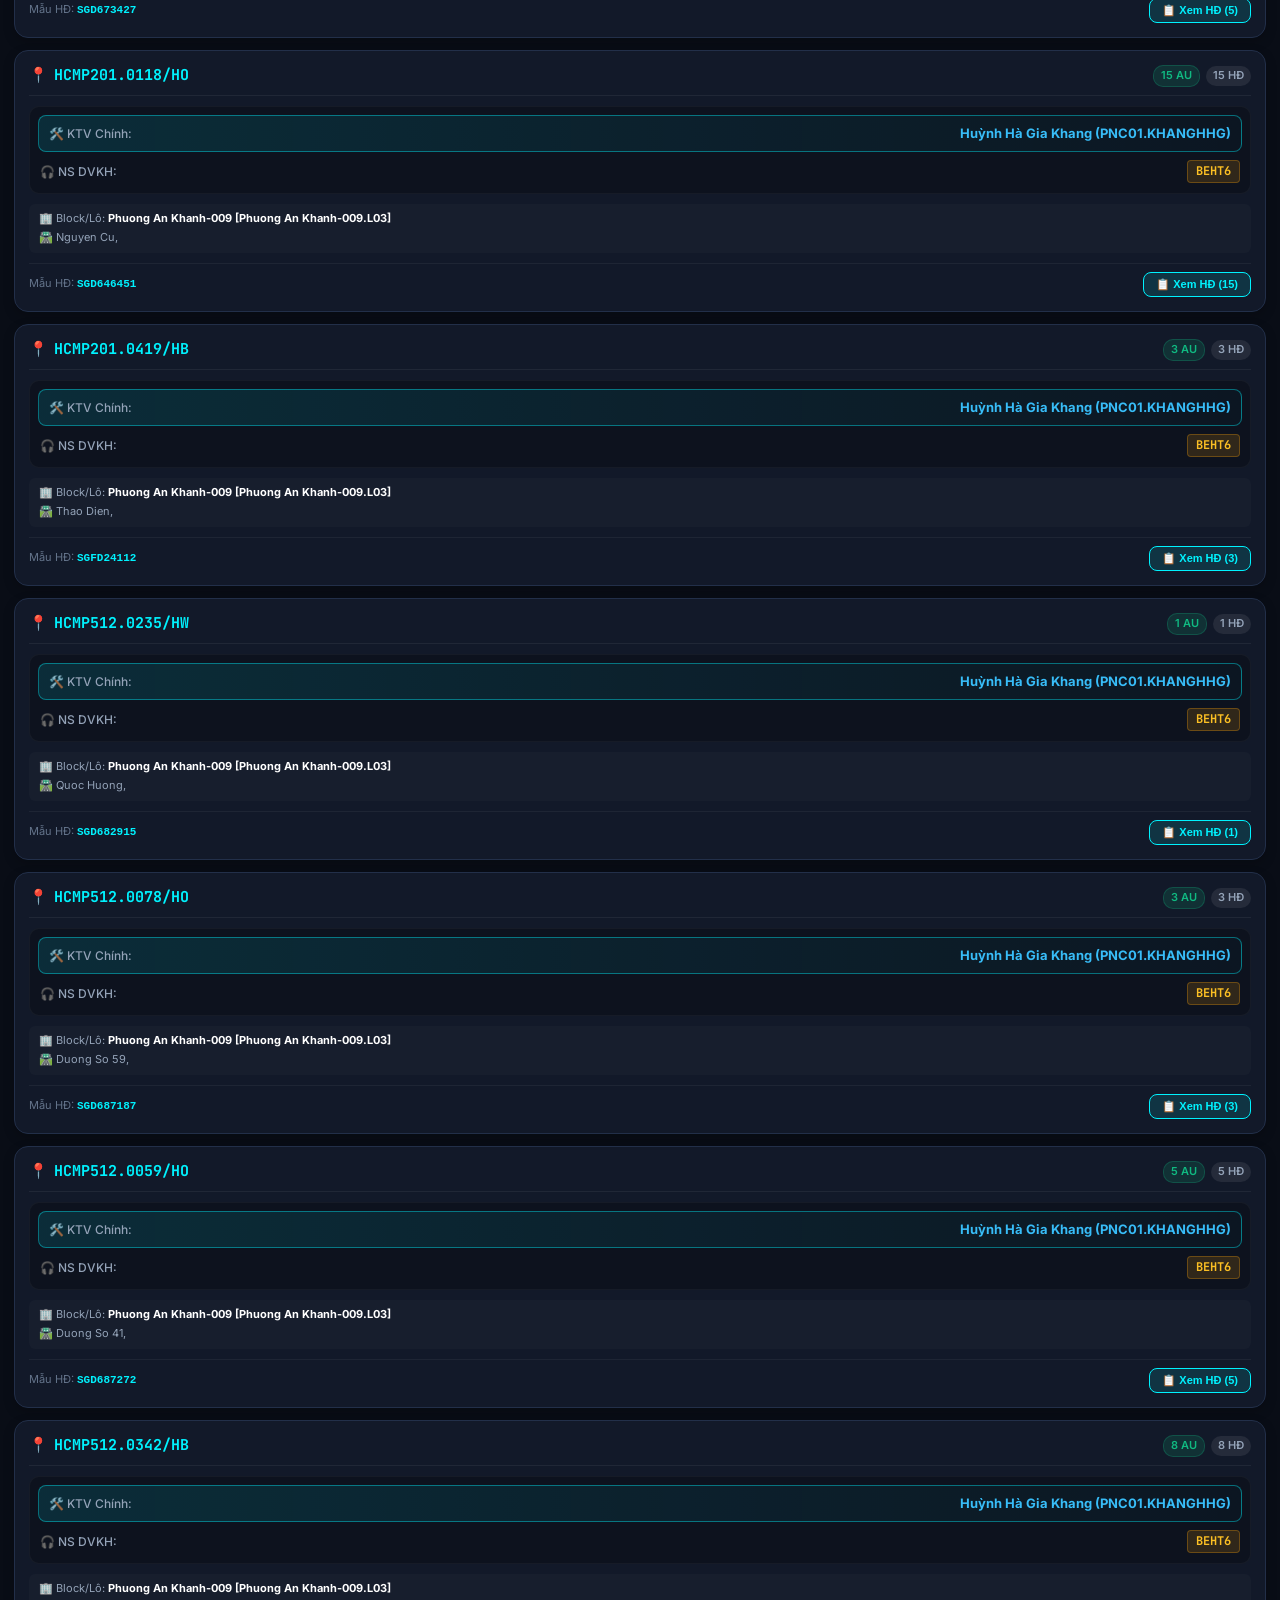
<file: m_tapdiem.html>
<!DOCTYPE html>
<html lang="vi">
<head>
  <meta charset="UTF-8">
  <meta name="viewport" content="width=device-width, initial-scale=1.0, maximum-scale=1.0, user-scalable=no, viewport-fit=cover">
  <meta name="theme-color" content="#090d16">
  <title>Tra Cứu Tập Điểm & KTV - FPT Telecom (Mobile)</title>
  <link rel="preconnect" href="https://fonts.googleapis.com">
  <link rel="preconnect" href="https://fonts.gstatic.com" crossorigin>
  <link href="https://fonts.googleapis.com/css2?family=Inter:wght@400;500;600;700;800&family=JetBrains+Mono:wght@500;600;700&family=Outfit:wght@600;700;800&display=swap" rel="stylesheet">
  
  <style>
    :root {
      --bg-dark: #090d16;
      --bg-card: #121929;
      --bg-card-sub: #172136;
      --border: #222f49;
      --border-focus: #00f2fe;
      --text-main: #f8fafc;
      --text-sub: #94a3b8;
      --text-muted: #64748b;
      --primary: #00f2fe;
      --primary-dim: rgba(0, 242, 254, 0.12);
      --accent-purple: #a855f7;
      --accent-amber: #f59e0b;
      --accent-amber-dim: rgba(245, 158, 11, 0.15);
      --accent-emerald: #10b981;
      --accent-emerald-dim: rgba(16, 185, 129, 0.15);
      --safe-bottom: env(safe-area-inset-bottom, 16px);
      --safe-top: env(safe-area-inset-top, 0px);
    }

    * {
      box-sizing: border-box;
      margin: 0;
      padding: 0;
      -webkit-tap-highlight-color: transparent;
    }

    body {
      font-family: 'Inter', -apple-system, BlinkMacSystemFont, "Segoe UI", Roboto, sans-serif;
      background-color: var(--bg-dark);
      color: var(--text-main);
      line-height: 1.45;
      padding-top: var(--safe-top);
      padding-bottom: calc(72px + var(--safe-bottom));
      min-height: 100vh;
      -webkit-font-smoothing: antialiased;
      overflow-x: hidden;
    }

    /* APP TOP BAR */
    .top-bar {
      position: sticky;
      top: 0;
      z-index: 100;
      background: rgba(9, 13, 22, 0.92);
      backdrop-filter: blur(16px);
      -webkit-backdrop-filter: blur(16px);
      border-bottom: 1px solid var(--border);
      padding: 10px 14px;
      display: flex;
      align-items: center;
      justify-content: space-between;
    }
    .brand {
      display: flex;
      align-items: center;
      gap: 10px;
    }
    .brand-icon {
      width: 36px;
      height: 36px;
      border-radius: 10px;
      background: linear-gradient(135deg, #00f2fe, #3b82f6);
      display: flex;
      align-items: center;
      justify-content: center;
      font-size: 18px;
      box-shadow: 0 4px 12px rgba(0, 242, 254, 0.3);
    }
    .brand-text h1 {
      font-family: 'Outfit', sans-serif;
      font-size: 15px;
      font-weight: 700;
      color: #fff;
      display: flex;
      align-items: center;
      gap: 6px;
    }
    .brand-text p {
      font-size: 11px;
      color: var(--text-sub);
    }
    .live-badge {
      display: inline-block;
      width: 7px;
      height: 7px;
      border-radius: 50%;
      background: #10b981;
      box-shadow: 0 0 8px #10b981;
    }

    .top-actions {
      display: flex;
      align-items: center;
      gap: 6px;
    }
    .btn-pc {
      background: rgba(255, 255, 255, 0.06);
      border: 1px solid var(--border);
      color: var(--text-sub);
      font-size: 11px;
      font-weight: 600;
      padding: 5px 9px;
      border-radius: 8px;
      text-decoration: none;
      display: flex;
      align-items: center;
      gap: 4px;
    }
    .btn-pc:hover {
      color: #fff;
      border-color: var(--primary);
    }

    /* SEARCH STICKY HEADER */
    .search-sticky-container {
      position: sticky;
      top: 57px;
      z-index: 90;
      background: rgba(9, 13, 22, 0.94);
      backdrop-filter: blur(12px);
      -webkit-backdrop-filter: blur(12px);
      padding: 10px 14px 6px;
      border-bottom: 1px solid rgba(255, 255, 255, 0.05);
    }
    .search-input-wrap {
      position: relative;
      display: flex;
      align-items: center;
    }
    .search-input-icon {
      position: absolute;
      left: 14px;
      font-size: 16px;
      color: var(--primary);
      pointer-events: none;
    }
    .m-search-input {
      width: 100%;
      background: #131b2e;
      border: 1.5px solid var(--border);
      color: #fff;
      font-size: 15px;
      padding: 11px 40px 11px 40px;
      border-radius: 12px;
      font-weight: 500;
      outline: none;
      font-family: inherit;
      transition: all 0.2s;
    }
    .m-search-input:focus {
      border-color: var(--primary);
      box-shadow: 0 0 0 3px var(--primary-dim);
      background: #162038;
    }
    .m-search-clear {
      position: absolute;
      right: 12px;
      background: rgba(255, 255, 255, 0.12);
      border: none;
      color: var(--text-sub);
      width: 24px;
      height: 24px;
      border-radius: 50%;
      cursor: pointer;
      display: none;
      align-items: center;
      justify-content: center;
      font-size: 13px;
    }

    /* HORIZONTAL SCROLLING KTV CHIPS */
    .chip-scroll-row {
      display: flex;
      gap: 6px;
      overflow-x: auto;
      padding: 8px 0 4px;
      -webkit-overflow-scrolling: touch;
      scrollbar-width: none;
    }
    .chip-scroll-row::-webkit-scrollbar {
      display: none;
    }
    .m-chip {
      flex-shrink: 0;
      background: rgba(255, 255, 255, 0.04);
      border: 1px solid var(--border);
      color: var(--text-sub);
      font-size: 12px;
      font-weight: 500;
      padding: 5px 11px;
      border-radius: 16px;
      cursor: pointer;
      white-space: nowrap;
      transition: all 0.15s;
    }
    .m-chip.active {
      background: var(--primary-dim);
      border-color: var(--primary);
      color: var(--primary);
      font-weight: 700;
    }

    /* RESULT STATUS BAR */
    .m-status-bar {
      display: flex;
      align-items: center;
      justify-content: space-between;
      padding: 8px 14px 4px;
      font-size: 12px;
      color: var(--text-sub);
    }
    .m-status-bar strong {
      color: #fff;
    }

    /* MAIN CONTENT */
    .tab-content-area {
      padding: 10px 14px;
    }
    .tab-pane {
      display: none;
      animation: fadeIn 0.2s ease;
    }
    .tab-pane.active {
      display: block;
    }
    @keyframes fadeIn {
      from { opacity: 0; transform: translateY(4px); }
      to { opacity: 1; transform: translateY(0); }
    }

    /* TAP DIEM CARD (MOBILE DESIGN) */
    .m-card-list {
      display: flex;
      flex-direction: column;
      gap: 12px;
    }
    .m-td-card {
      background: var(--bg-card);
      border: 1px solid var(--border);
      border-radius: 14px;
      padding: 14px;
      display: flex;
      flex-direction: column;
      gap: 10px;
      box-shadow: 0 4px 12px rgba(0, 0, 0, 0.2);
    }
    .m-td-header {
      display: flex;
      align-items: center;
      justify-content: space-between;
      border-bottom: 1px solid rgba(255, 255, 255, 0.06);
      padding-bottom: 8px;
    }
    .m-td-name {
      font-family: 'JetBrains Mono', monospace;
      font-size: 15px;
      font-weight: 700;
      color: var(--primary);
      display: flex;
      align-items: center;
      gap: 6px;
    }
    .m-td-badges {
      display: flex;
      align-items: center;
      gap: 6px;
    }
    .m-badge {
      font-size: 11px;
      padding: 2px 7px;
      border-radius: 10px;
      font-weight: 600;
    }
    .m-badge-au {
      background: var(--accent-emerald-dim);
      color: var(--accent-emerald);
      border: 1px solid rgba(16, 185, 129, 0.25);
    }
    .m-badge-total {
      background: rgba(255, 255, 255, 0.08);
      color: var(--text-sub);
    }

    /* PERSON ROWS */
    .m-person-box {
      background: rgba(0, 0, 0, 0.25);
      border: 1px solid rgba(255, 255, 255, 0.04);
      border-radius: 10px;
      padding: 10px;
      display: flex;
      flex-direction: column;
      gap: 8px;
    }
    .m-person-row {
      display: flex;
      align-items: center;
      justify-content: space-between;
      font-size: 12px;
    }
    .m-person-row.featured {
      background: linear-gradient(90deg, rgba(0, 242, 254, 0.12), rgba(0, 242, 254, 0.02));
      border: 1.5px solid rgba(0, 242, 254, 0.4);
      border-radius: 8px;
      padding: 8px 10px;
      margin: -2px -2px 0;
    }
    .m-label {
      color: var(--text-sub);
      display: flex;
      align-items: center;
      gap: 6px;
      font-weight: 500;
    }
    .m-val-ktv {
      color: #38bdf8;
      font-weight: 700;
      font-size: 13px;
    }
    .m-val-dvkh {
      color: #fbbf24;
      font-weight: 700;
      font-family: 'JetBrains Mono', monospace;
      font-size: 12px;
      background: var(--accent-amber-dim);
      padding: 2px 8px;
      border-radius: 4px;
      border: 1px solid rgba(245, 158, 11, 0.3);
    }

    /* LOCATION */
    .m-location {
      font-size: 11px;
      color: var(--text-sub);
      display: flex;
      flex-direction: column;
      gap: 3px;
      background: rgba(255, 255, 255, 0.02);
      padding: 7px 10px;
      border-radius: 6px;
    }

    /* CARD FOOTER */
    .m-card-footer {
      display: flex;
      align-items: center;
      justify-content: space-between;
      font-size: 11px;
      color: var(--text-muted);
      border-top: 1px solid rgba(255, 255, 255, 0.05);
      padding-top: 8px;
    }
    .m-btn-view-hd {
      background: rgba(0, 242, 254, 0.12);
      border: 1px solid var(--primary);
      color: var(--primary);
      font-size: 11px;
      font-weight: 700;
      padding: 5px 12px;
      border-radius: 8px;
      cursor: pointer;
    }
    .m-btn-view-hd:active {
      background: var(--primary);
      color: #090d16;
    }

    /* TAB 2: KTV LIST */
    .ktv-card-mobile {
      background: var(--bg-card);
      border: 1px solid var(--border);
      border-radius: 14px;
      padding: 14px;
      margin-bottom: 12px;
    }
    .ktv-card-header {
      display: flex;
      align-items: center;
      justify-content: space-between;
      margin-bottom: 10px;
    }
    .ktv-card-title {
      font-size: 15px;
      font-weight: 700;
      color: #38bdf8;
      display: flex;
      align-items: center;
      gap: 6px;
    }
    .ktv-stats-grid {
      display: grid;
      grid-template-columns: repeat(2, 1fr);
      gap: 8px;
      margin-bottom: 12px;
    }
    .ktv-stat-item {
      background: rgba(0, 0, 0, 0.25);
      border: 1px solid rgba(255, 255, 255, 0.04);
      border-radius: 8px;
      padding: 8px 10px;
    }
    .ktv-stat-item p {
      font-size: 10px;
      color: var(--text-sub);
    }
    .ktv-stat-item strong {
      font-size: 14px;
      color: #fff;
    }

    /* BOTTOM NAV BAR (APP-LIKE) */
    .bottom-nav {
      position: fixed;
      bottom: 0;
      left: 0;
      right: 0;
      z-index: 100;
      background: rgba(9, 13, 22, 0.96);
      backdrop-filter: blur(16px);
      -webkit-backdrop-filter: blur(16px);
      border-top: 1px solid var(--border);
      padding: 8px 12px calc(8px + var(--safe-bottom));
      display: flex;
      justify-content: space-around;
      align-items: center;
    }
    .nav-item {
      flex: 1;
      display: flex;
      flex-direction: column;
      align-items: center;
      gap: 4px;
      background: transparent;
      border: none;
      color: var(--text-sub);
      font-size: 11px;
      font-weight: 600;
      cursor: pointer;
      padding: 4px 0;
      transition: all 0.15s;
    }
    .nav-item .nav-icon {
      font-size: 20px;
      line-height: 1;
      transition: all 0.15s;
    }
    .nav-item.active {
      color: var(--primary);
    }
    .nav-item.active .nav-icon {
      transform: translateY(-2px) scale(1.1);
    }

    /* BOTTOM SHEET MODAL */
    .sheet-backdrop {
      position: fixed;
      inset: 0;
      background: rgba(0, 0, 0, 0.7);
      backdrop-filter: blur(6px);
      -webkit-backdrop-filter: blur(6px);
      z-index: 200;
      display: none;
      align-items: flex-end;
    }
    .sheet-backdrop.active {
      display: flex;
    }
    .bottom-sheet {
      width: 100%;
      max-height: 82vh;
      background: #111827;
      border-top: 1.5px solid var(--border);
      border-radius: 20px 20px 0 0;
      display: flex;
      flex-direction: column;
      box-shadow: 0 -10px 30px rgba(0, 0, 0, 0.6);
      animation: sheetUp 0.25s cubic-bezier(0.16, 1, 0.3, 1);
    }
    @keyframes sheetUp {
      from { transform: translateY(100%); }
      to { transform: translateY(0); }
    }
    .sheet-handle-wrap {
      padding: 10px 0 4px;
      display: flex;
      justify-content: center;
      cursor: pointer;
    }
    .sheet-handle {
      width: 36px;
      height: 4px;
      border-radius: 2px;
      background: rgba(255, 255, 255, 0.25);
    }
    .sheet-header {
      padding: 10px 16px 12px;
      border-bottom: 1px solid var(--border);
      display: flex;
      align-items: center;
      justify-content: space-between;
    }
    .sheet-body {
      padding: 14px 16px;
      overflow-y: auto;
      flex: 1;
      -webkit-overflow-scrolling: touch;
    }

    /* TOAST */
    .m-toast {
      position: fixed;
      top: 70px;
      left: 50%;
      transform: translateX(-50%);
      background: rgba(18, 25, 41, 0.95);
      border: 1.5px solid var(--primary);
      color: #fff;
      font-size: 13px;
      font-weight: 700;
      padding: 8px 18px;
      border-radius: 24px;
      box-shadow: 0 8px 24px rgba(0, 0, 0, 0.5);
      z-index: 9999;
      display: none;
      align-items: center;
      gap: 6px;
      white-space: nowrap;
    }
  </style>
</head>
<body>

  <!-- TOP BAR -->
  <header class="top-bar">
    <div class="brand">
      <div class="brand-icon">📡</div>
      <div class="brand-text">
        <h1>TRA CỨU TẬP ĐIỂM <span class="live-dot"></span></h1>
        <p>Đội Đỗ Văn Tiên • 15 KTV Chính</p>
      </div>
    </div>
    <div class="top-actions">
      <a href="tapdiem.html" class="btn-pc">💻 Bản PC</a>
    </div>
  </header>

  <!-- STICKY SEARCH & KTV CHIP FILTER (ONLY IN TAB SEARCH) -->
  <div id="stickySearchArea" class="search-sticky-container">
    <div class="search-input-wrap">
      <span class="search-input-icon">🔍</span>
      <input type="text" id="mSearchInput" class="m-search-input" placeholder="Tên tập điểm, HĐ, đường, KTV..." autocomplete="off">
      <button id="mSearchClear" class="m-search-clear" onclick="clearSearch()">&times;</button>
    </div>
    <div class="chip-scroll-row" id="mKtvChips">
      <span class="m-chip active" onclick="filterByKtv('ALL')">Tất cả (2,451)</span>
      <!-- Dynamic chips -->
    </div>
  </div>

  <!-- STATUS BAR -->
  <div id="mStatusBar" class="m-status-bar">
    <span>Kết quả: <strong id="mMatchCount">0</strong> tập điểm</span>
    <span style="font-size: 10px; color: var(--text-muted);">💡 Chạm mã HĐ để copy</span>
  </div>

  <!-- TAB PANES -->
  <main class="tab-content-area">
    <!-- TAB 1: TRA CỨU -->
    <div id="pane-search" class="tab-pane active">
      <div class="m-card-list" id="mCardList">
        <!-- Injected Cards -->
      </div>
    </div>

    <!-- TAB 2: THỐNG KÊ 15 KTV CHÍNH -->
    <div id="pane-ktv" class="tab-pane">
      <div style="margin-bottom: 12px;">
        <h2 style="font-size: 15px; font-weight: 700; color: #fff;">🛠️ THỐNG KÊ 15 KTV CHÍNH</h2>
        <p style="font-size: 11px; color: var(--text-sub);">Khối lượng hợp đồng, số AU và tập điểm quản lý</p>
      </div>
      <div id="mKtvList">
        <!-- Injected KTV Cards -->
      </div>
    </div>

    <!-- TAB 3: MA TRẬN DVKH ↔ KTV -->
    <div id="pane-dvkh" class="tab-pane">
      <div style="margin-bottom: 12px;">
        <h2 style="font-size: 15px; font-weight: 700; color: #fff;">🎧 MA TRẬN DVKH ↔ KTV</h2>
        <p style="font-size: 11px; color: var(--text-sub);">Phân bổ NS DVKH làm việc cùng các KTV Chính</p>
      </div>
      <div id="mDvkhList" style="display: flex; flex-direction: column; gap: 12px;">
        <!-- Injected DVKH Cards -->
      </div>
    </div>
  </main>

  <!-- BOTTOM SHEET MODAL (CHI TIẾT HỢP ĐỒNG) -->
  <div class="sheet-backdrop" id="mSheetBackdrop" onclick="closeSheet(event)">
    <div class="bottom-sheet" onclick="event.stopPropagation()">
      <div class="sheet-handle-wrap" onclick="closeSheetDirect()">
        <div class="sheet-handle"></div>
      </div>
      <div class="sheet-header">
        <div>
          <h3 id="sheetTdName" style="font-family: 'JetBrains Mono', monospace; color: var(--primary); font-size: 16px;">Tập Điểm</h3>
          <p id="sheetTdSub" style="font-size: 11px; color: var(--text-sub);"></p>
        </div>
        <button onclick="closeSheetDirect()" style="background: rgba(255,255,255,0.1); border: none; color: #fff; width: 28px; height: 28px; border-radius: 50%; font-size: 14px; cursor: pointer;">&times;</button>
      </div>
      <div class="sheet-body" id="sheetBody">
        <!-- Content -->
      </div>
    </div>
  </div>

  <!-- TOAST -->
  <div class="m-toast" id="mToast">📋 Đã sao chép số HĐ!</div>

  <!-- BOTTOM NAVIGATION BAR -->
  <nav class="bottom-nav">
    <button class="nav-item active" onclick="switchNav('pane-search', this)">
      <span class="nav-icon">🔍</span>
      <span>Tra Cứu</span>
    </button>
    <button class="nav-item" onclick="switchNav('pane-ktv', this)">
      <span class="nav-icon">🛠️</span>
      <span>15 KTV</span>
    </button>
    <button class="nav-item" onclick="switchNav('pane-dvkh', this)">
      <span class="nav-icon">🎧</span>
      <span>Ma Trận</span>
    </button>
  </nav>

  <!-- Nạp dữ liệu với cache buster -->
  <script>
    document.write('<script src="tapdiem_data.js?v=' + Date.now() + '"><\/script>');
  </script>

  <script>
    let rawData = null;
    let currentKtvFilter = 'ALL';
    let debounceTimer = null;
    let renderLimit = 50;

    function switchNav(paneId, btn) {
      document.querySelectorAll('.nav-item').forEach(b => b.classList.remove('active'));
      document.querySelectorAll('.tab-pane').forEach(p => p.classList.remove('active'));
      btn.classList.add('active');
      document.getElementById(paneId).classList.add('active');

      const stickyArea = document.getElementById('stickySearchArea');
      const statusBar = document.getElementById('mStatusBar');
      if (paneId === 'pane-search') {
        stickyArea.style.display = 'block';
        statusBar.style.display = 'flex';
      } else {
        stickyArea.style.display = 'none';
        statusBar.style.display = 'none';
      }
      window.scrollTo({ top: 0, behavior: 'smooth' });
    }

    function showToast(msg) {
      const t = document.getElementById('mToast');
      t.innerText = msg;
      t.style.display = 'flex';
      setTimeout(() => { t.style.display = 'none'; }, 2000);
    }

    function copyText(str) {
      navigator.clipboard.writeText(str).then(() => {
        showToast(`📋 Đã chép: ${str}`);
      }).catch(() => {
        const ta = document.createElement('textarea');
        ta.value = str;
        document.body.appendChild(ta);
        ta.select();
        document.execCommand('copy');
        document.body.removeChild(ta);
        showToast(`📋 Đã chép: ${str}`);
      });
    }

    function initMobile() {
      if (!window.TAP_DIEM_DATA) {
        alert("Chưa nạp được tapdiem_data.js!");
        return;
      }
      rawData = window.TAP_DIEM_DATA;

      // Render KTV Scroll Chips
      const chipsBox = document.getElementById('mKtvChips');
      chipsBox.innerHTML = `<span class="m-chip active" onclick="filterByKtv('ALL')">Tất cả (${rawData.total_tap_diem.toLocaleString()})</span>`;
      rawData.ktv_stats.forEach(st => {
        const shortName = st.name.split(' ').slice(-1)[0] || st.code;
        chipsBox.innerHTML += `<span class="m-chip" onclick="filterByKtv('${st.code}')">${shortName} (${st.tap_diem_count})</span>`;
      });

      // Render Initial Search Tab
      doSearch('');

      // Render KTV Tab
      renderKtvMobile();

      // Render DVKH Tab
      renderDvkhMobile();

      // Search event
      const inp = document.getElementById('mSearchInput');
      const clr = document.getElementById('mSearchClear');
      inp.addEventListener('input', (e) => {
        const val = e.target.value.trim();
        clr.style.display = val ? 'flex' : 'none';
        clearTimeout(debounceTimer);
        debounceTimer = setTimeout(() => {
          doSearch(val);
        }, 150);
      });
    }

    function clearSearch() {
      const inp = document.getElementById('mSearchInput');
      inp.value = '';
      document.getElementById('mSearchClear').style.display = 'none';
      doSearch('');
      inp.focus();
    }

    function filterByKtv(code) {
      currentKtvFilter = code;
      document.querySelectorAll('#mKtvChips .m-chip').forEach(c => {
        if (code === 'ALL' && c.innerText.startsWith('Tất cả')) c.classList.add('active');
        else if (c.getAttribute('onclick') && c.getAttribute('onclick').includes(`'${code}'`)) c.classList.add('active');
        else c.classList.remove('active');
      });
      doSearch(document.getElementById('mSearchInput').value.trim());
    }

    function doSearch(kw) {
      const k = kw.toLowerCase().trim();
      let list = rawData.tap_diem_list;

      if (currentKtvFilter !== 'ALL') {
        list = list.filter(td => td.ktv === currentKtvFilter);
      }

      if (k) {
        list = list.filter(item => {
          if (item.td.toLowerCase().includes(k)) return true;
          if (item.ktv.toLowerCase().includes(k) || item.ktv_name.toLowerCase().includes(k)) return true;
          if (item.dvkh.toLowerCase().includes(k)) return true;
          if (item.street && item.street.toLowerCase().includes(k)) return true;
          if (item.block && item.block.toLowerCase().includes(k)) return true;
          if (item.lo && item.lo.toLowerCase().includes(k)) return true;
          if (item.hds.some(h => h.shd.toLowerCase().includes(k))) return true;
          return false;
        });
      }

      document.getElementById('mMatchCount').innerText = list.length.toLocaleString();
      renderCards(list.slice(0, 60));
    }

    function renderCards(items) {
      const container = document.getElementById('mCardList');
      if (items.length === 0) {
        container.innerHTML = `<div style="text-align: center; color: var(--text-muted); padding: 40px 10px; font-size: 13px;">❌ Không tìm thấy tập điểm phù hợp.</div>`;
        return;
      }

      let html = '';
      items.forEach(td => {
        const tdJson = JSON.stringify(td).replace(/'/g, "&#39;");
        html += `
          <div class="m-td-card">
            <div class="m-td-header">
              <div class="m-td-name" onclick="copyText('${td.td}')" title="Chạm để copy">
                <span>📍</span>
                <span>${td.td}</span>
              </div>
              <div class="m-td-badges">
                <span class="m-badge m-badge-au">${td.au} AU</span>
                <span class="m-badge m-badge-total">${td.total_hd} HĐ</span>
              </div>
            </div>

            <!-- KTV Chính & DVKH -->
            <div class="m-person-box">
              <div class="m-person-row featured">
                <span class="m-label">🛠️ KTV Chính:</span>
                <span class="m-val-ktv">${td.ktv_name} (${td.ktv})</span>
              </div>
              <div class="m-person-row">
                <span class="m-label">🎧 NS DVKH:</span>
                <span class="m-val-dvkh">${td.dvkh}</span>
              </div>
            </div>

            <!-- Vị trí -->
            <div class="m-location">
              <div>🏢 Block/Lô: <strong style="color: #fff;">${td.block || '-'} [${td.lo || '-'}]</strong></div>
              <div>🛣️ ${td.street || '-'}, ${td.ward || ''}</div>
            </div>

            <!-- Footer -->
            <div class="m-card-footer">
              <span>Mẫu HĐ: <strong style="color: var(--primary); font-family: monospace;">${td.hds[0] ? td.hds[0].shd : '-'}</strong></span>
              <button class="m-btn-view-hd" onclick='openSheet(${tdJson})'>📋 Xem HĐ (${td.total_hd})</button>
            </div>
          </div>
        `;
      });
      container.innerHTML = html;
    }

    function openSheet(td) {
      document.getElementById('sheetTdName').innerText = `TẬP ĐIỂM: ${td.td}`;
      document.getElementById('sheetTdSub').innerText = `${td.street}, ${td.ward} • Block ${td.block}`;

      let rows = '';
      td.hds.forEach((h, i) => {
        const isAct = h.status.toLowerCase() === 'active';
        rows += `
          <div style="display: flex; align-items: center; justify-content: space-between; padding: 10px 0; border-bottom: 1px solid rgba(255,255,255,0.05); font-size: 13px;">
            <div>
              <div style="font-family: 'JetBrains Mono', monospace; font-weight: 700; color: var(--primary); cursor: pointer;" onclick="copyText('${h.shd}')">
                ${h.shd} <span style="font-size: 11px;">📋</span>
              </div>
              <div style="font-size: 11px; color: var(--text-sub);">${h.street || '-'} • ${h.svc || ''}</div>
            </div>
            <div>
              <span style="font-size: 11px; padding: 2px 7px; border-radius: 4px; font-weight: 600; ${isAct ? 'background: var(--accent-emerald-dim); color: var(--accent-emerald);' : 'background: rgba(255,255,255,0.06); color: var(--text-muted);'}">
                ${h.status}
              </span>
            </div>
          </div>
        `;
      });

      const bodyHtml = `
        <div style="background: rgba(0,0,0,0.3); border-radius: 10px; padding: 12px; margin-bottom: 12px; border: 1px solid var(--border); font-size: 12px;">
          <div style="display: flex; justify-content: space-between; margin-bottom: 6px;">
            <span>🛠️ <strong>KTV Chính:</strong></span>
            <span style="color: #38bdf8; font-weight: 700;">${td.ktv_name} (${td.ktv})</span>
          </div>
          <div style="display: flex; justify-content: space-between; margin-bottom: 6px;">
            <span>🎧 <strong>NS DVKH:</strong></span>
            <span style="color: #fbbf24; font-weight: 700;">${td.dvkh}</span>
          </div>
          <div style="display: flex; justify-content: space-between;">
            <span>📊 <strong>Tổng HĐ / AU:</strong></span>
            <span><strong>${td.total_hd} HĐ</strong> (<strong style="color: var(--accent-emerald);">${td.au} AU</strong>)</span>
          </div>
        </div>

        <h4 style="font-size: 12px; color: var(--text-sub); margin-bottom: 8px;">Danh sách hợp đồng (Chạm để copy số HĐ):</h4>
        <div>${rows}</div>
      `;

      document.getElementById('sheetBody').innerHTML = bodyHtml;
      document.getElementById('mSheetBackdrop').classList.add('active');
    }

    function closeSheet(e) {
      if (e.target.id === 'mSheetBackdrop') closeSheetDirect();
    }
    function closeSheetDirect() {
      document.getElementById('mSheetBackdrop').classList.remove('active');
    }

    // TAB 2: KTV MOBILE
    function renderKtvMobile() {
      const container = document.getElementById('mKtvList');
      let html = '';

      rawData.ktv_stats.forEach((k, idx) => {
        html += `
          <div class="ktv-card-mobile">
            <div class="ktv-card-header">
              <div class="ktv-card-title">
                <span>#${idx + 1}</span>
                <span>${k.name}</span>
              </div>
              <span style="font-size: 11px; background: var(--primary-dim); color: var(--primary); padding: 2px 7px; border-radius: 4px; font-family: monospace;">${k.code}</span>
            </div>

            <div class="ktv-stats-grid">
              <div class="ktv-stat-item">
                <p>Tổng Hàng</p>
                <strong>${k.total_rows.toLocaleString()} HĐ</strong>
              </div>
              <div class="ktv-stat-item">
                <p>Số AU (Active)</p>
                <strong style="color: var(--accent-emerald);">${k.au.toLocaleString()} (${k.au_rate}%)</strong>
              </div>
              <div class="ktv-stat-item">
                <p>Số Tập Điểm</p>
                <strong style="color: #38bdf8;">${k.tap_diem_count} TĐ</strong>
              </div>
              <div class="ktv-stat-item">
                <p>NS DVKH</p>
                <strong style="color: #fbbf24; font-size: 12px;">${k.dvkh}</strong>
              </div>
            </div>

            <button class="m-btn-view-hd" style="width: 100%; text-align: center; padding: 8px;" onclick="jumpToKtvSearch('${k.code}')">
              🔍 Xem ${k.tap_diem_count} Tập Điểm Của ${k.name.split(' ').slice(-1)[0]}
            </button>
          </div>
        `;
      });
      container.innerHTML = html;
    }

    function jumpToKtvSearch(code) {
      filterByKtv(code);
      switchNav('pane-search', document.querySelectorAll('.nav-item')[0]);
    }

    // TAB 3: DVKH MOBILE
    function renderDvkhMobile() {
      const container = document.getElementById('mDvkhList');
      let html = '';

      rawData.dvkh_stats.forEach(d => {
        let ktvPills = '';
        d.ktv_list.forEach(k => {
          ktvPills += `
            <div style="background: rgba(0,0,0,0.3); border: 1px solid var(--border); border-radius: 8px; padding: 8px 10px; margin-bottom: 6px; cursor: pointer;" onclick="jumpToKtvSearch('${k.code}')">
              <div style="display: flex; justify-content: space-between; font-size: 12px; margin-bottom: 3px;">
                <span style="color: #38bdf8; font-weight: 700;">🛠️ ${k.name}</span>
                <span><strong>${k.count} HĐ</strong> (${k.rate}%)</span>
              </div>
              <div style="width: 100%; height: 4px; background: rgba(255,255,255,0.06); border-radius: 2px; overflow: hidden;">
                <div style="width: ${k.rate}%; height: 100%; background: var(--primary);"></div>
              </div>
            </div>
          `;
        });

        html += `
          <div style="background: var(--bg-card); border: 1px solid var(--border); border-radius: 14px; padding: 14px;">
            <div style="display: flex; justify-content: space-between; align-items: center; margin-bottom: 10px;">
              <div style="display: flex; align-items: center; gap: 8px;">
                <span style="font-size: 20px;">🎧</span>
                <div>
                  <h3 style="font-size: 15px; color: #fbbf24; font-family: monospace; font-weight: 700;">NS DVKH: ${d.code}</h3>
                  <p style="font-size: 11px; color: var(--text-sub);">${d.tap_diem_count} TĐ • ${d.total_rows.toLocaleString()} HĐ (${d.au} AU)</p>
                </div>
              </div>
            </div>
            <div style="font-size: 11px; color: var(--text-muted); margin-bottom: 6px;">Phối hợp cùng các KTV Chính (Chạm để xem TĐ):</div>
            <div>${ktvPills}</div>
          </div>
        `;
      });
      container.innerHTML = html;
    }

    // Init
    window.addEventListener('DOMContentLoaded', initMobile);
  </script>
</body>
</html>
</file>
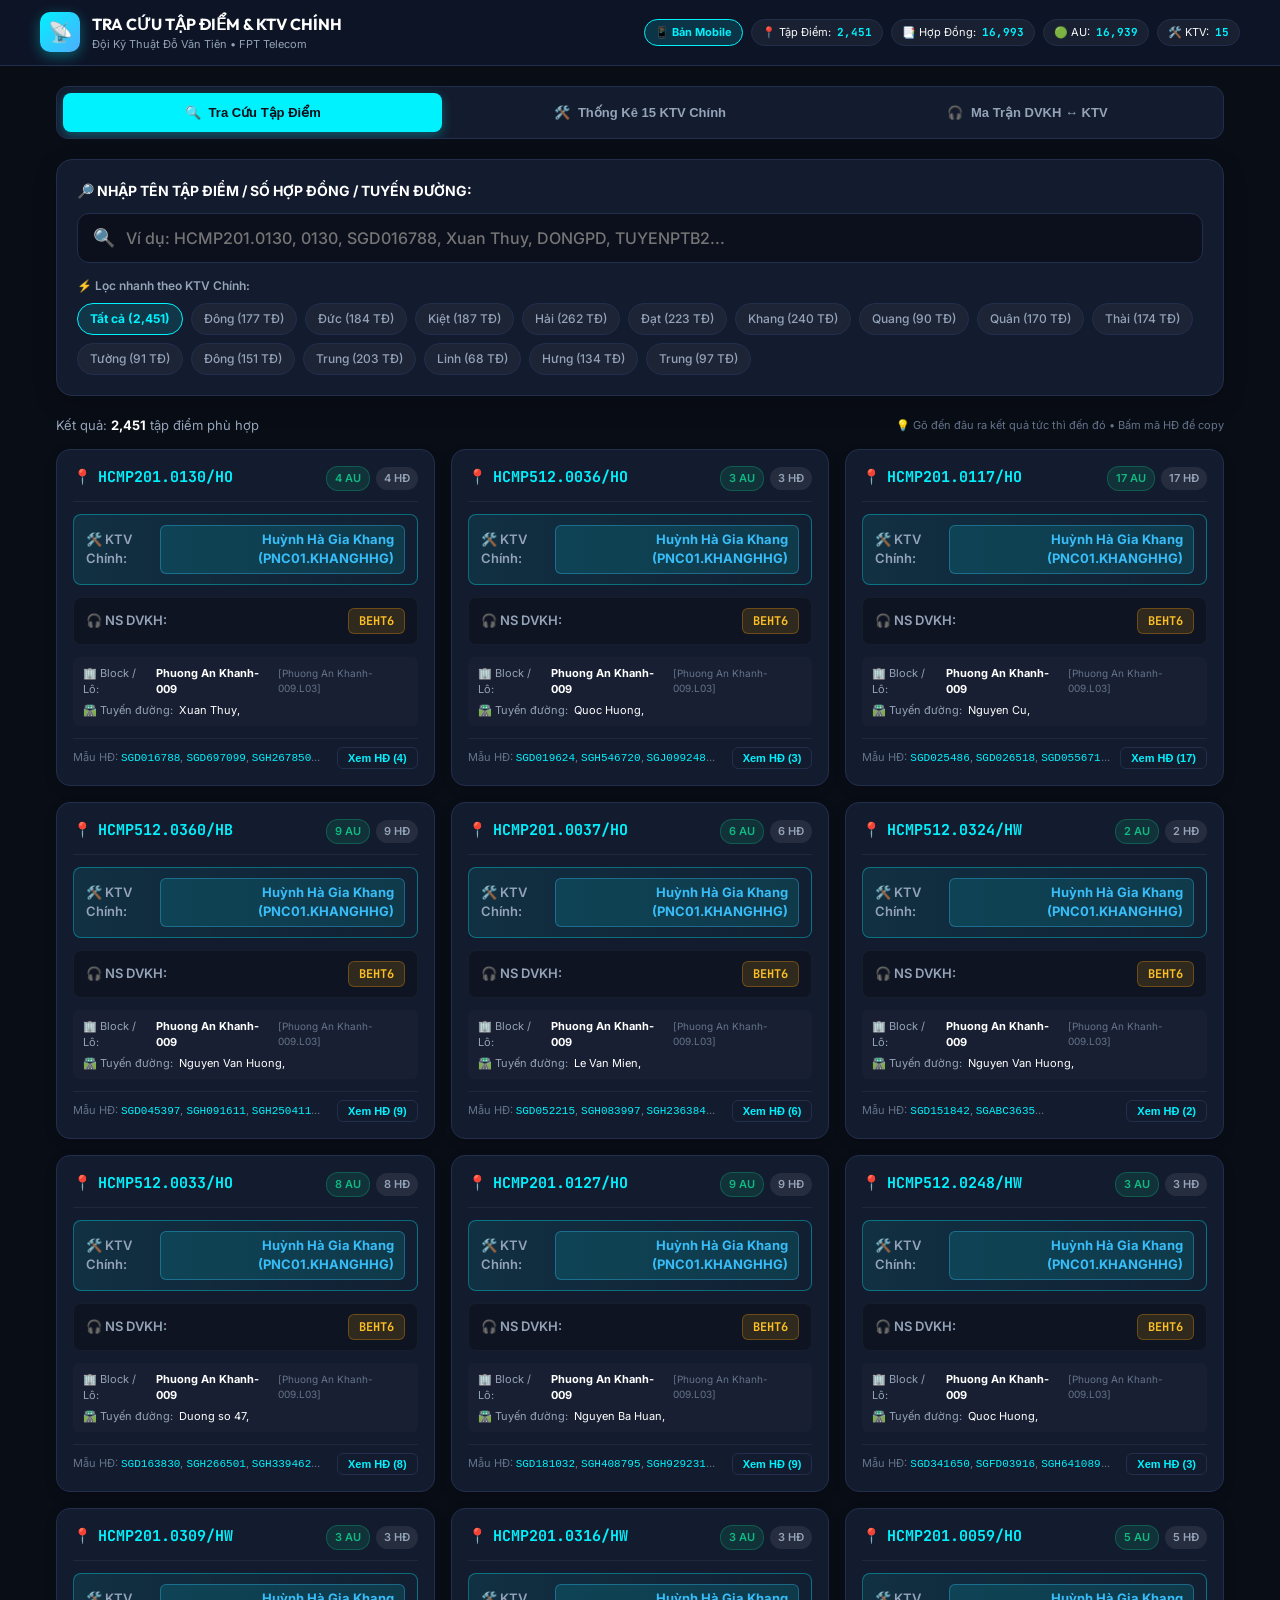
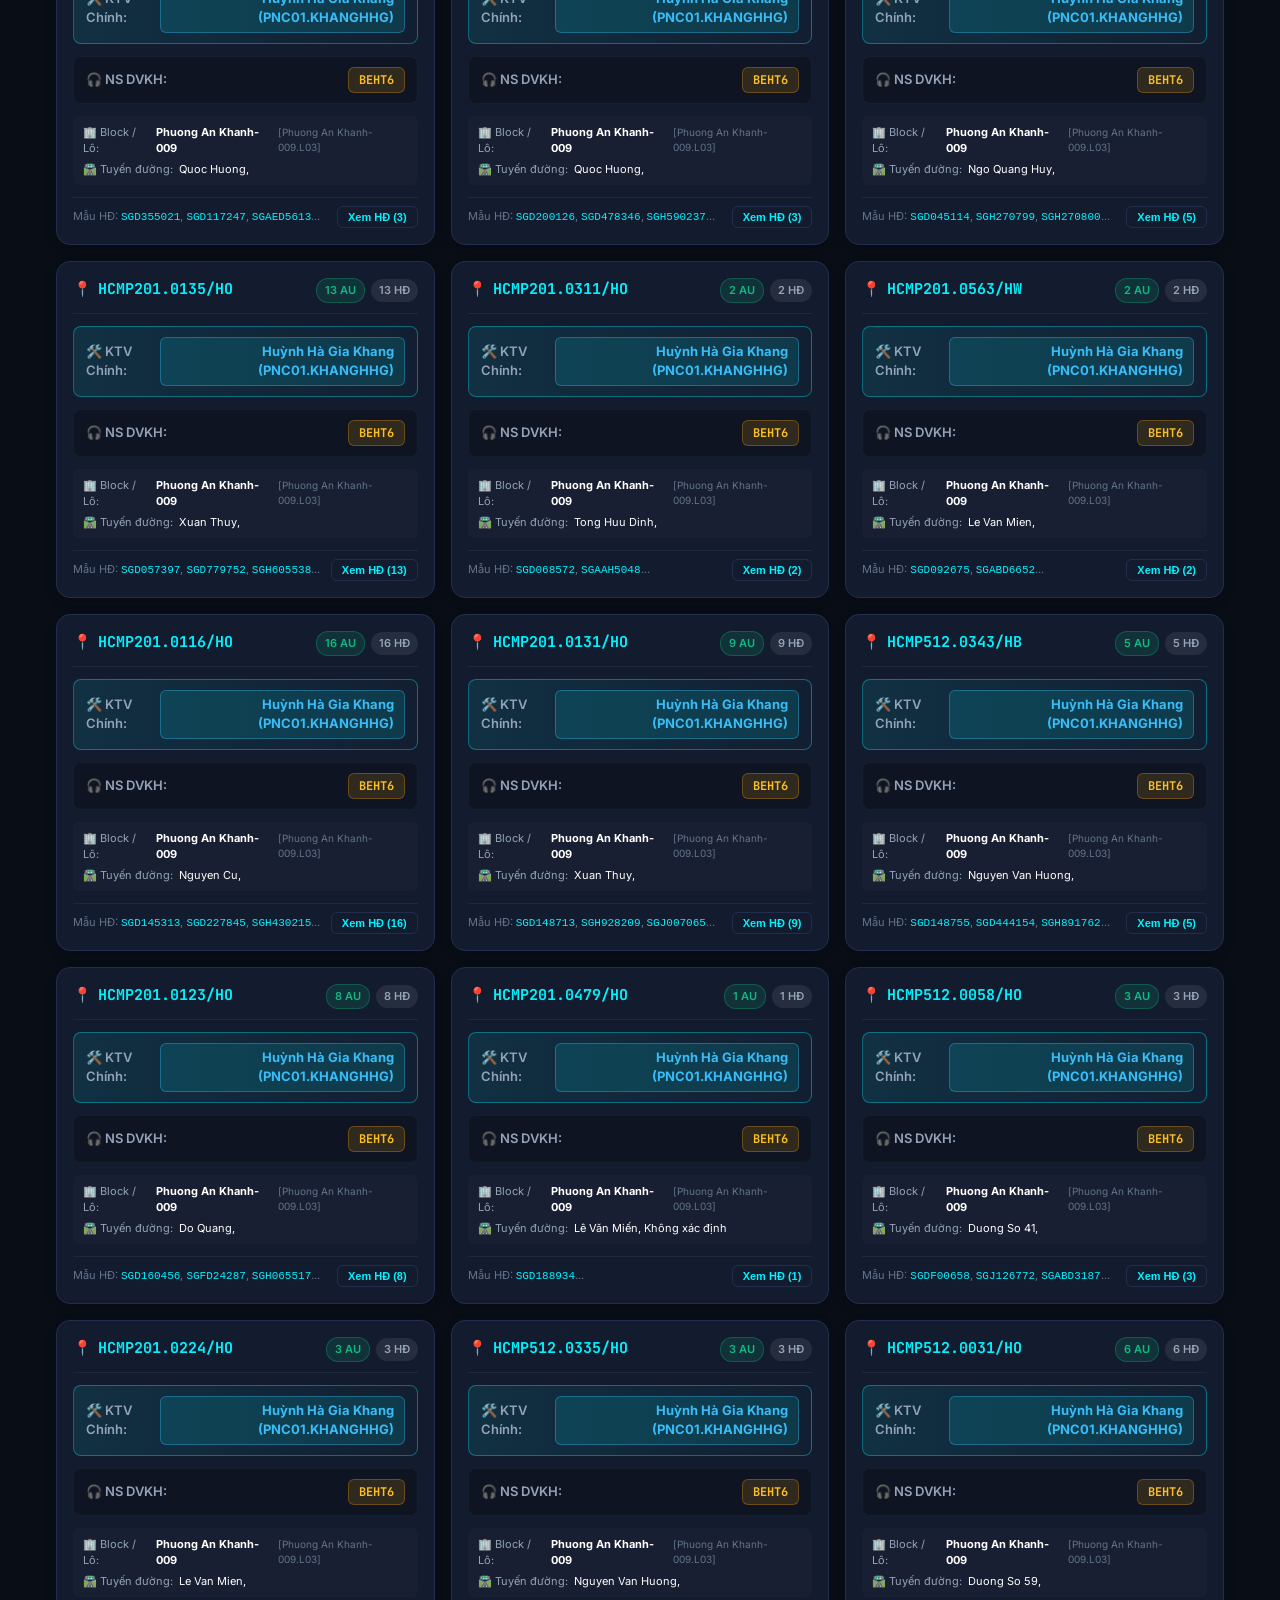
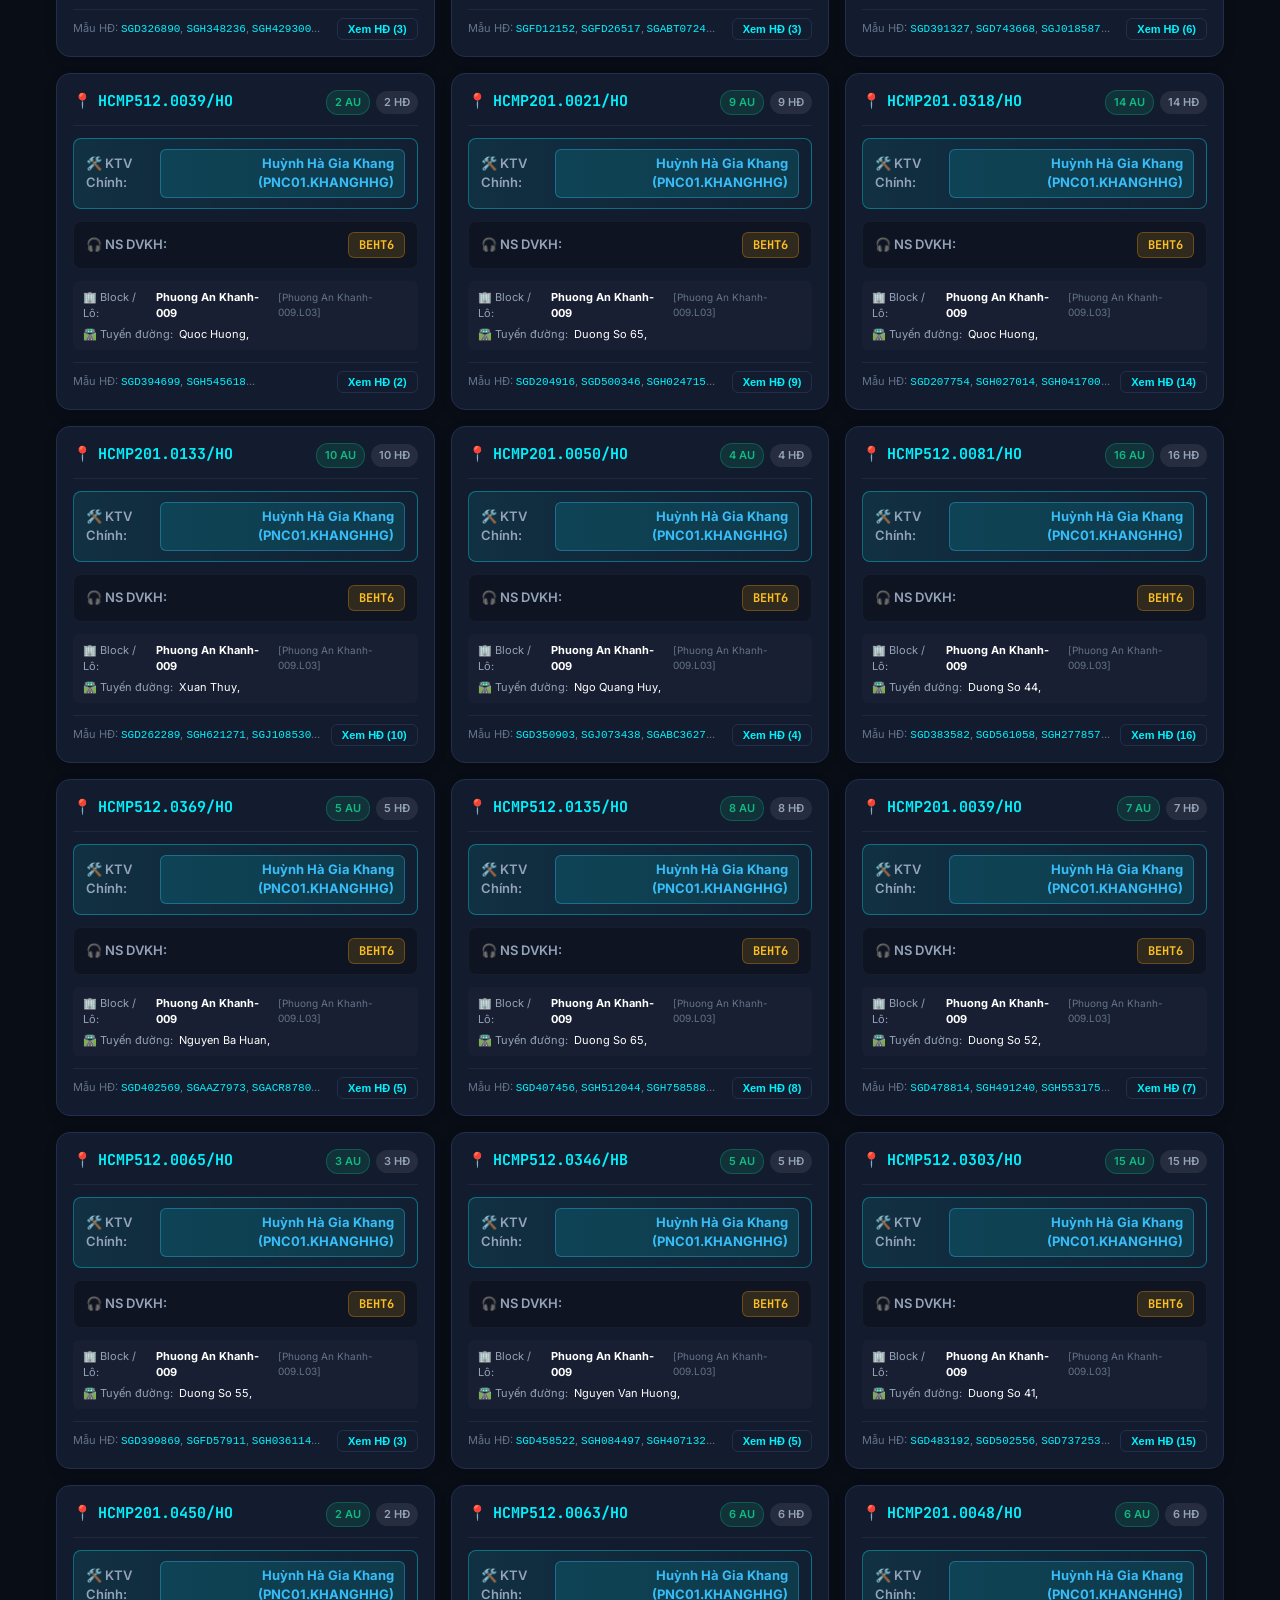
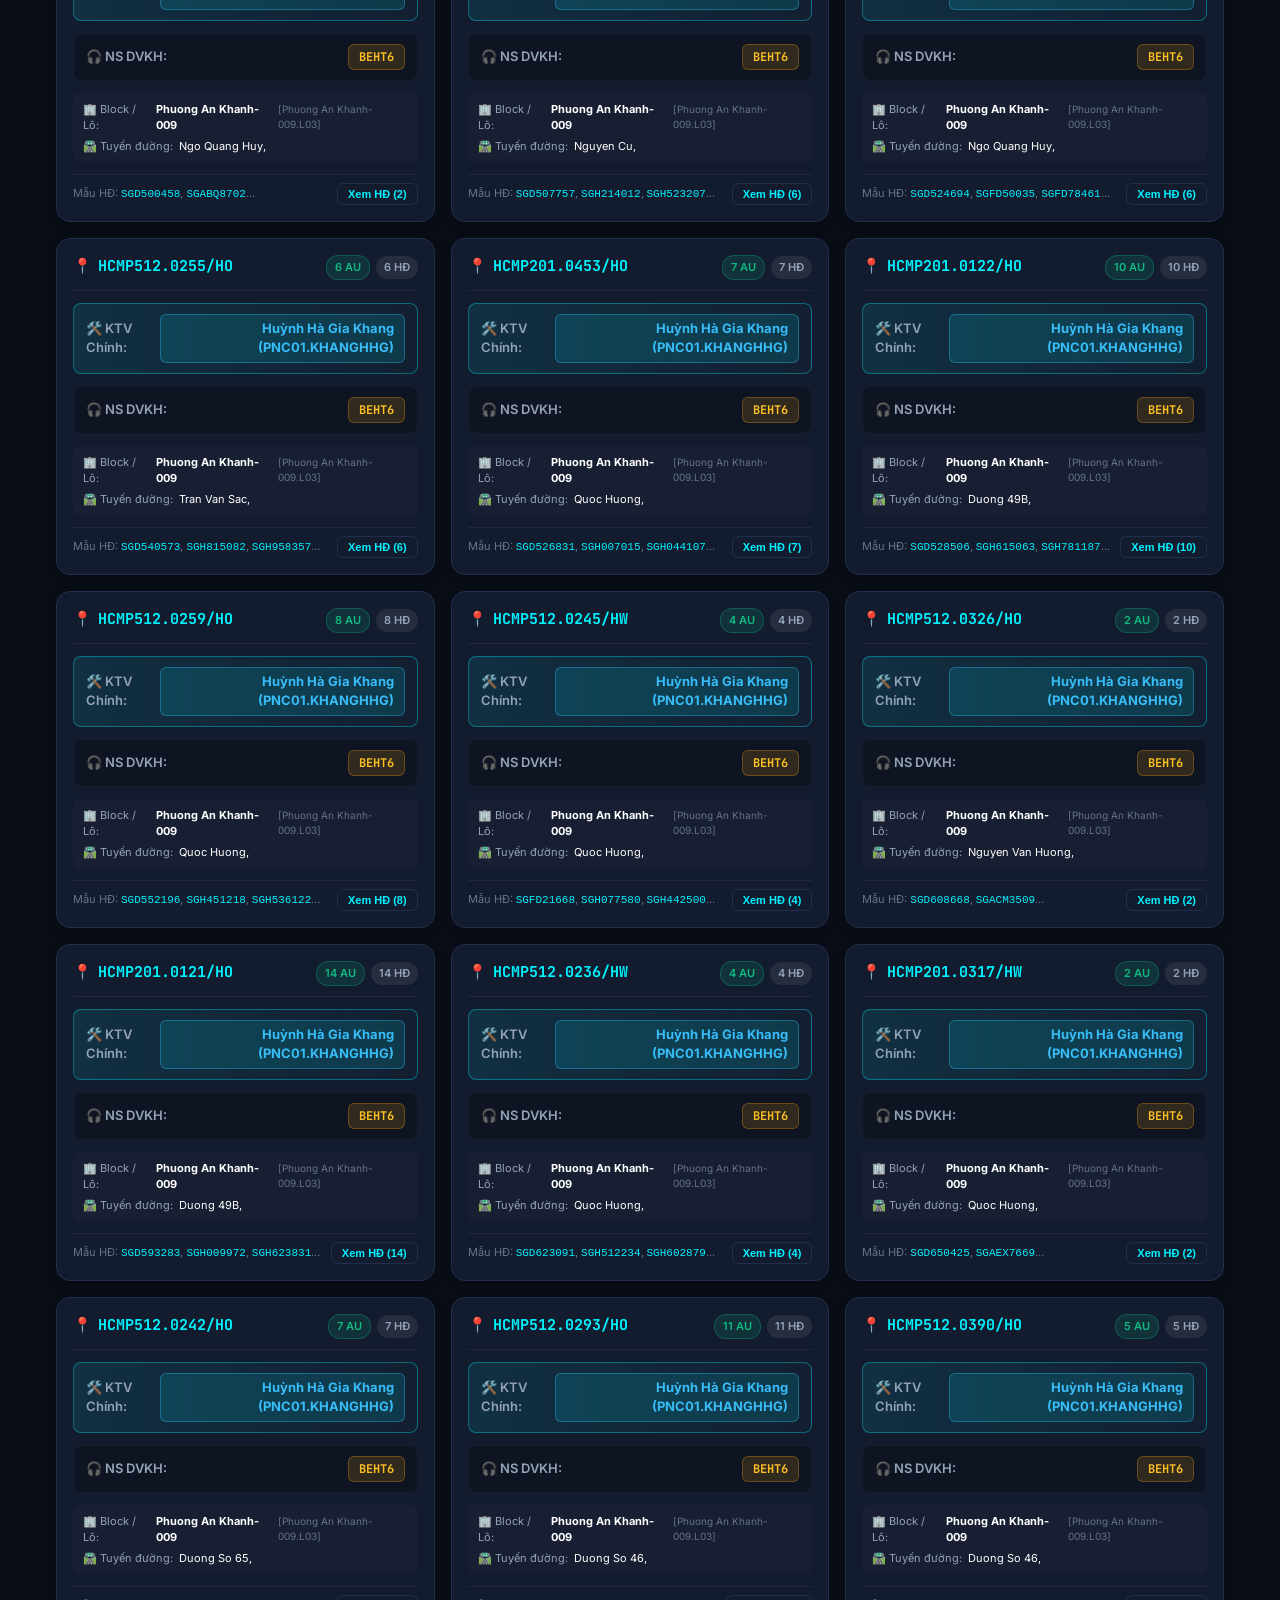
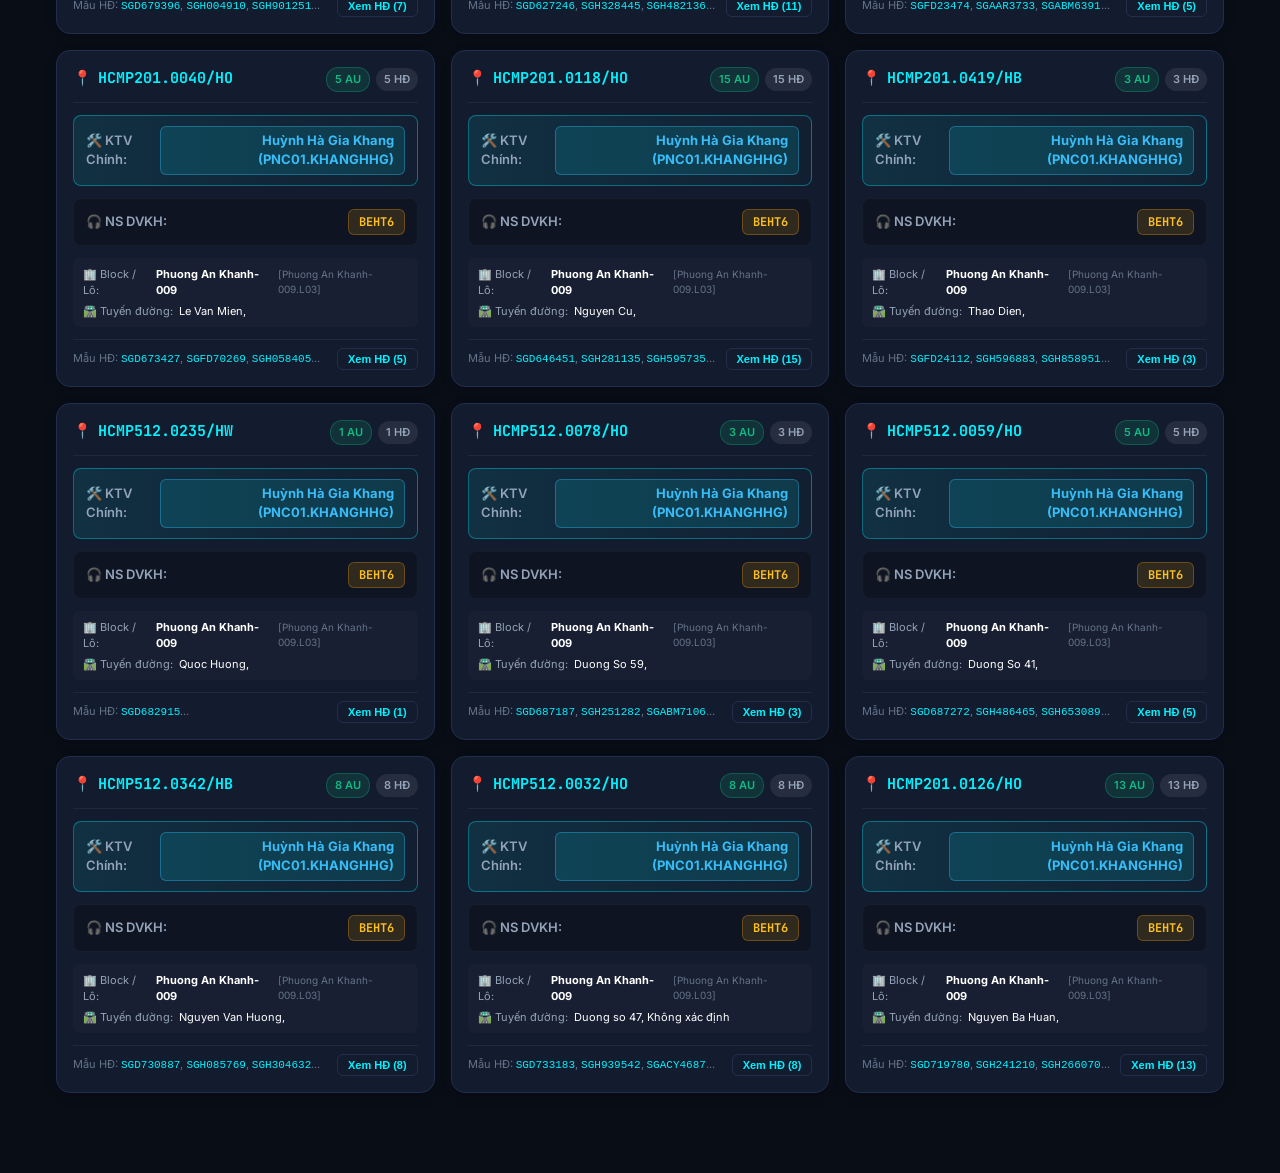
<file: tapdiem.html>
<!DOCTYPE html>
<html lang="vi">
<head>
  <meta charset="UTF-8">
  <meta name="viewport" content="width=device-width, initial-scale=1.0, maximum-scale=1.0, user-scalable=no">
  <title>Tra Cứu Tập Điểm & KTV Chính - FPT Telecom</title>
  <link rel="preconnect" href="https://fonts.googleapis.com">
  <link rel="preconnect" href="https://fonts.gstatic.com" crossorigin>
  <link href="https://fonts.googleapis.com/css2?family=Inter:wght@400;500;600;700;800&family=JetBrains+Mono:wght@500;600;700&family=Outfit:wght@600;700;800&display=swap" rel="stylesheet">
  
  <style>
    :root {
      --bg-dark: #090d16;
      --bg-card: #131b2e;
      --bg-card-hover: #19243d;
      --border: #222f4c;
      --border-focus: #00f2fe;
      --text-main: #f8fafc;
      --text-sub: #94a3b8;
      --text-muted: #64748b;
      --primary: #00f2fe;
      --primary-dim: rgba(0, 242, 254, 0.12);
      --accent-purple: #a855f7;
      --accent-purple-dim: rgba(168, 85, 247, 0.15);
      --accent-amber: #f59e0b;
      --accent-amber-dim: rgba(245, 158, 11, 0.15);
      --accent-emerald: #10b981;
      --accent-emerald-dim: rgba(16, 185, 129, 0.15);
      --accent-rose: #f43f5e;
      --accent-rose-dim: rgba(244, 63, 94, 0.15);
      --safe-bottom: env(safe-area-inset-bottom, 16px);
    }

    * {
      box-sizing: border-box;
      margin: 0;
      padding: 0;
      -webkit-tap-highlight-color: transparent;
    }

    body {
      font-family: 'Inter', -apple-system, BlinkMacSystemFont, "Segoe UI", Roboto, sans-serif;
      background-color: var(--bg-dark);
      color: var(--text-main);
      line-height: 1.5;
      padding-bottom: 60px;
      min-height: 100vh;
      -webkit-font-smoothing: antialiased;
    }

    /* HEADER */
    .header {
      background: rgba(15, 23, 42, 0.85);
      backdrop-filter: blur(16px);
      -webkit-backdrop-filter: blur(16px);
      border-bottom: 1px solid var(--border);
      position: sticky;
      top: 0;
      z-index: 100;
      padding: 12px 20px;
    }
    .header-inner {
      max-width: 1200px;
      margin: 0 auto;
      display: flex;
      align-items: center;
      justify-content: space-between;
      flex-wrap: wrap;
      gap: 12px;
    }
    .logo-area {
      display: flex;
      align-items: center;
      gap: 12px;
    }
    .logo-icon {
      width: 40px;
      height: 40px;
      border-radius: 10px;
      background: linear-gradient(135deg, #00f2fe, #4facfe);
      display: flex;
      align-items: center;
      justify-content: center;
      font-size: 20px;
      box-shadow: 0 4px 14px rgba(0, 242, 254, 0.35);
    }
    .logo-text h1 {
      font-family: 'Outfit', sans-serif;
      font-size: 16px;
      font-weight: 700;
      color: #fff;
      display: flex;
      align-items: center;
      gap: 8px;
    }
    .logo-text p {
      font-size: 11px;
      color: var(--text-sub);
    }

    .header-badges {
      display: flex;
      align-items: center;
      gap: 8px;
      flex-wrap: wrap;
    }
    .stat-chip {
      background: rgba(255, 255, 255, 0.05);
      border: 1px solid var(--border);
      padding: 4px 10px;
      border-radius: 20px;
      font-size: 11px;
      display: flex;
      align-items: center;
      gap: 6px;
    }
    .stat-chip strong {
      color: var(--primary);
      font-family: 'JetBrains Mono', monospace;
    }

    /* CONTAINER */
    .container {
      max-width: 1200px;
      margin: 0 auto;
      padding: 20px 16px;
    }

    /* NAV TABS */
    .nav-tabs {
      display: flex;
      gap: 8px;
      background: var(--bg-card);
      border: 1px solid var(--border);
      padding: 6px;
      border-radius: 12px;
      margin-bottom: 20px;
      overflow-x: auto;
    }
    .tab-btn {
      flex: 1;
      min-width: 160px;
      padding: 12px 16px;
      border: none;
      background: transparent;
      color: var(--text-sub);
      font-weight: 600;
      font-size: 13px;
      border-radius: 8px;
      cursor: pointer;
      display: flex;
      align-items: center;
      justify-content: center;
      gap: 8px;
      transition: all 0.2s ease;
      white-space: nowrap;
    }
    .tab-btn:hover {
      color: #fff;
      background: rgba(255, 255, 255, 0.05);
    }
    .tab-btn.active {
      background: var(--primary);
      color: #0b0f19;
      font-weight: 700;
      box-shadow: 0 4px 12px rgba(0, 242, 254, 0.3);
    }

    /* TAB CONTENT */
    .tab-pane {
      display: none;
      animation: fadeIn 0.25s ease;
    }
    .tab-pane.active {
      display: block;
    }

    @keyframes fadeIn {
      from { opacity: 0; transform: translateY(6px); }
      to { opacity: 1; transform: translateY(0); }
    }

    /* SEARCH SECTION */
    .search-card {
      background: var(--bg-card);
      border: 1px solid var(--border);
      border-radius: 16px;
      padding: 20px;
      margin-bottom: 20px;
      box-shadow: 0 8px 24px rgba(0, 0, 0, 0.2);
    }
    .search-title {
      font-size: 14px;
      font-weight: 700;
      color: #fff;
      margin-bottom: 12px;
      display: flex;
      align-items: center;
      gap: 8px;
    }
    .search-box-wrap {
      position: relative;
      display: flex;
      align-items: center;
    }
    .search-icon {
      position: absolute;
      left: 16px;
      font-size: 18px;
      color: var(--primary);
      pointer-events: none;
    }
    .search-input {
      width: 100%;
      background: rgba(0, 0, 0, 0.4);
      border: 1.5px solid var(--border);
      color: #fff;
      font-size: 16px;
      padding: 14px 44px 14px 48px;
      border-radius: 12px;
      font-weight: 500;
      outline: none;
      transition: all 0.2s ease;
      font-family: inherit;
    }
    .search-input:focus {
      border-color: var(--primary);
      box-shadow: 0 0 0 4px var(--primary-dim);
      background: rgba(0, 0, 0, 0.6);
    }
    .search-clear {
      position: absolute;
      right: 14px;
      background: rgba(255, 255, 255, 0.1);
      border: none;
      color: var(--text-sub);
      width: 26px;
      height: 26px;
      border-radius: 50%;
      cursor: pointer;
      display: none;
      align-items: center;
      justify-content: center;
      font-size: 12px;
    }
    .search-clear:hover {
      background: rgba(255, 255, 255, 0.2);
      color: #fff;
    }

    .filter-chips-header {
      margin-top: 14px;
      font-size: 12px;
      font-weight: 600;
      color: var(--text-sub);
      display: flex;
      align-items: center;
      gap: 6px;
    }
    .filter-chips {
      display: flex;
      gap: 8px;
      flex-wrap: wrap;
      margin-top: 8px;
    }
    .chip {
      background: rgba(255, 255, 255, 0.04);
      border: 1px solid var(--border);
      color: var(--text-sub);
      font-size: 12px;
      font-weight: 500;
      padding: 6px 12px;
      border-radius: 20px;
      cursor: pointer;
      transition: all 0.2s;
    }
    .chip:hover {
      border-color: var(--primary);
      color: #fff;
    }
    .chip.active {
      background: var(--primary-dim);
      border-color: var(--primary);
      color: var(--primary);
      font-weight: 700;
    }

    /* RESULT STATS HEADER */
    .result-info {
      display: flex;
      align-items: center;
      justify-content: space-between;
      margin-bottom: 14px;
      font-size: 13px;
      color: var(--text-sub);
      flex-wrap: wrap;
      gap: 8px;
    }
    .result-info strong {
      color: #fff;
    }

    /* TAP DIEM RESULT CARD */
    .td-grid {
      display: grid;
      grid-template-columns: repeat(auto-fill, minmax(360px, 1fr));
      gap: 16px;
    }
    @media (max-width: 640px) {
      .td-grid { grid-template-columns: 1fr; }
    }

    .td-card {
      background: var(--bg-card);
      border: 1px solid var(--border);
      border-radius: 14px;
      padding: 16px;
      transition: all 0.2s ease;
      display: flex;
      flex-direction: column;
      gap: 12px;
      box-shadow: 0 4px 12px rgba(0, 0, 0, 0.15);
    }
    .td-card:hover {
      border-color: rgba(0, 242, 254, 0.4);
      transform: translateY(-2px);
      box-shadow: 0 8px 20px rgba(0, 0, 0, 0.25);
    }

    .td-card-header {
      display: flex;
      align-items: flex-start;
      justify-content: space-between;
      gap: 10px;
      border-bottom: 1px solid rgba(255, 255, 255, 0.06);
      padding-bottom: 10px;
    }
    .td-name {
      font-family: 'JetBrains Mono', monospace;
      font-size: 15px;
      font-weight: 700;
      color: var(--primary);
      display: flex;
      align-items: center;
      gap: 6px;
    }
    .td-counts {
      display: flex;
      align-items: center;
      gap: 6px;
    }
    .badge-count {
      font-size: 11px;
      padding: 3px 8px;
      border-radius: 12px;
      font-weight: 600;
    }
    .badge-au {
      background: var(--accent-emerald-dim);
      color: var(--accent-emerald);
      border: 1px solid rgba(16, 185, 129, 0.3);
    }
    .badge-total {
      background: rgba(255, 255, 255, 0.08);
      color: var(--text-sub);
    }

    /* PERSON ROWS */
    .person-row {
      display: flex;
      align-items: center;
      justify-content: space-between;
      padding: 10px 12px;
      border-radius: 8px;
      background: rgba(0, 0, 0, 0.25);
      border: 1px solid rgba(255, 255, 255, 0.04);
      font-size: 13px;
    }
    .person-row.featured {
      background: linear-gradient(90deg, rgba(0, 242, 254, 0.1), rgba(0, 242, 254, 0.02));
      border: 1.5px solid rgba(0, 242, 254, 0.35);
    }
    .person-label {
      color: var(--text-sub);
      display: flex;
      align-items: center;
      gap: 6px;
      font-weight: 600;
    }
    .person-val {
      font-weight: 700;
      text-align: right;
    }
    .person-ktv {
      color: #38bdf8;
      background: var(--primary-dim);
      padding: 4px 10px;
      border-radius: 6px;
      border: 1px solid rgba(56, 189, 248, 0.35);
      font-size: 13px;
      font-weight: 700;
    }
    .person-dvkh {
      color: #fbbf24;
      background: var(--accent-amber-dim);
      padding: 3px 10px;
      border-radius: 6px;
      border: 1px solid rgba(245, 158, 11, 0.3);
      font-family: 'JetBrains Mono', monospace;
      font-size: 12px;
    }

    .location-info {
      font-size: 11px;
      color: var(--text-sub);
      display: flex;
      flex-direction: column;
      gap: 4px;
      background: rgba(255, 255, 255, 0.02);
      padding: 8px 10px;
      border-radius: 6px;
    }
    .location-line {
      display: flex;
      align-items: center;
      gap: 6px;
    }

    .contracts-preview {
      font-size: 11px;
      color: var(--text-muted);
      border-top: 1px solid rgba(255, 255, 255, 0.06);
      padding-top: 8px;
      display: flex;
      align-items: center;
      justify-content: space-between;
    }
    .btn-detail {
      background: transparent;
      border: 1px solid var(--border);
      color: var(--primary);
      font-size: 11px;
      padding: 4px 10px;
      border-radius: 6px;
      cursor: pointer;
      transition: all 0.2s;
      font-weight: 600;
    }
    .btn-detail:hover {
      background: var(--primary);
      color: #0b0f19;
      font-weight: 700;
    }

    /* STATS TABLES */
    .stat-card {
      background: var(--bg-card);
      border: 1px solid var(--border);
      border-radius: 16px;
      padding: 20px;
      margin-bottom: 20px;
    }
    .card-title-lg {
      font-size: 16px;
      font-weight: 700;
      color: #fff;
      margin-bottom: 16px;
      display: flex;
      align-items: center;
      gap: 8px;
    }

    .table-wrap {
      overflow-x: auto;
      border-radius: 10px;
      border: 1px solid var(--border);
    }
    table {
      width: 100%;
      border-collapse: collapse;
      font-size: 13px;
      text-align: left;
    }
    th {
      background: rgba(0, 0, 0, 0.4);
      color: var(--text-sub);
      font-weight: 600;
      padding: 12px 14px;
      border-bottom: 1px solid var(--border);
      white-space: nowrap;
    }
    td {
      padding: 12px 14px;
      border-bottom: 1px solid rgba(255, 255, 255, 0.04);
    }
    tr:last-child td {
      border-bottom: none;
    }
    tr:hover td {
      background: rgba(255, 255, 255, 0.02);
    }

    .progress-bar-wrap {
      width: 100%;
      background: rgba(255, 255, 255, 0.06);
      height: 6px;
      border-radius: 3px;
      overflow: hidden;
      margin-top: 4px;
    }
    .progress-bar {
      height: 100%;
      background: var(--primary);
      border-radius: 3px;
    }

    /* MODAL */
    .modal-backdrop {
      position: fixed;
      inset: 0;
      background: rgba(0, 0, 0, 0.75);
      backdrop-filter: blur(8px);
      z-index: 1000;
      display: none;
      align-items: center;
      justify-content: center;
      padding: 16px;
    }
    .modal-backdrop.active {
      display: flex;
    }
    .modal-box {
      background: #111827;
      border: 1px solid var(--border);
      border-radius: 16px;
      max-width: 600px;
      width: 100%;
      max-height: 85vh;
      display: flex;
      flex-direction: column;
      box-shadow: 0 20px 40px rgba(0, 0, 0, 0.6);
      animation: modalZoom 0.2s ease;
    }
    @keyframes modalZoom {
      from { transform: scale(0.95); opacity: 0; }
      to { transform: scale(1); opacity: 1; }
    }
    .modal-header {
      padding: 16px 20px;
      border-bottom: 1px solid var(--border);
      display: flex;
      align-items: center;
      justify-content: space-between;
    }
    .modal-body {
      padding: 20px;
      overflow-y: auto;
      flex: 1;
    }
    .modal-footer {
      padding: 14px 20px;
      border-top: 1px solid var(--border);
      display: flex;
      justify-content: flex-end;
    }
    .btn-close {
      background: rgba(255, 255, 255, 0.08);
      border: 1px solid var(--border);
      color: #fff;
      padding: 8px 16px;
      border-radius: 8px;
      cursor: pointer;
      font-weight: 600;
    }
    .btn-close:hover {
      background: rgba(255, 255, 255, 0.15);
    }

    /* TOAST */
    .toast {
      position: fixed;
      bottom: 24px;
      right: 24px;
      background: #1e293b;
      color: #fff;
      border: 1px solid var(--primary);
      padding: 10px 18px;
      border-radius: 8px;
      box-shadow: 0 8px 24px rgba(0, 0, 0, 0.4);
      z-index: 9999;
      display: none;
      align-items: center;
      gap: 8px;
      font-size: 13px;
      font-weight: 600;
    }
  </style>
</head>
<body>

  <!-- HEADER -->
  <header class="header">
    <div class="header-inner">
      <div class="logo-area">
        <div class="logo-icon">📡</div>
        <div class="logo-text">
          <h1>TRA CỨU TẬP ĐIỂM & KTV CHÍNH</h1>
          <p>Đội Kỹ Thuật Đỗ Văn Tiên • FPT Telecom</p>
        </div>
      </div>
      <div class="header-badges">
        <a href="m_tapdiem.html" class="stat-chip" style="background: rgba(0, 242, 254, 0.15); border-color: var(--primary); color: var(--primary); text-decoration: none; font-weight: 700;">📱 Bản Mobile</a>
        <div class="stat-chip">📍 Tập Điểm: <strong id="chipTotalTd">2,451</strong></div>
        <div class="stat-chip">📑 Hợp Đồng: <strong id="chipTotalHd">16,993</strong></div>
        <div class="stat-chip">🟢 AU: <strong id="chipTotalAu">16,939</strong></div>
        <div class="stat-chip">🛠️ KTV: <strong>15</strong></div>
      </div>
    </div>
  </header>

  <div class="container">
    <!-- NAVIGATION TABS -->
    <div class="nav-tabs">
      <button class="tab-btn active" onclick="switchTab('tab-search')">
        <span>🔍</span> Tra Cứu Tập Điểm
      </button>
      <button class="tab-btn" onclick="switchTab('tab-ktv')">
        <span>🛠️</span> Thống Kê 15 KTV Chính
      </button>
      <button class="tab-btn" onclick="switchTab('tab-dvkh')">
        <span>🎧</span> Ma Trận DVKH ↔ KTV
      </button>
    </div>

    <!-- TAB 1: TRA CỨU TẬP ĐIỂM -->
    <div id="tab-search" class="tab-pane active">
      <div class="search-card">
        <div class="search-title">
          <span>🔎 NHẬP TÊN TẬP ĐIỂM / SỐ HỢP ĐỒNG / TUYẾN ĐƯỜNG:</span>
        </div>
        <div class="search-box-wrap">
          <span class="search-icon">🔍</span>
          <input type="text" id="searchInput" class="search-input" placeholder="Ví dụ: HCMP201.0130, 0130, SGD016788, Xuan Thuy, DONGPD, TUYENPTB2..." autocomplete="off">
          <button id="searchClear" class="search-clear" onclick="clearSearch()">&times;</button>
        </div>
        <div class="filter-chips-header">
          <span>⚡ Lọc nhanh theo KTV Chính:</span>
        </div>
        <div class="filter-chips" id="filterChips">
          <span class="chip active" onclick="filterByKtv('ALL')">Tất cả (2,451)</span>
          <!-- Dynamic KTV chips -->
        </div>
      </div>

      <div class="result-info">
        <span>Kết quả: <strong id="matchCount">0</strong> tập điểm phù hợp</span>
        <span style="font-size: 11px; color: var(--text-muted);">💡 Gõ đến đâu ra kết quả tức thì đến đó • Bấm mã HĐ để copy</span>
      </div>

      <div class="td-grid" id="tdGrid">
        <!-- Dynamic Tap Diem Cards -->
      </div>
    </div>

    <!-- TAB 2: THỐNG KÊ 15 KTV CHÍNH -->
    <div id="tab-ktv" class="tab-pane">
      <div class="stat-card">
        <div class="card-title-lg">
          <span>🛠️ THỐNG KÊ KHỐI LƯỢNG HỢP ĐỒNG & AU CỦA 15 KỸ THUẬT VIÊN CHÍNH</span>
        </div>
        <p style="font-size: 13px; color: var(--text-sub); margin-bottom: 16px;">
          Bảng thống kê chi tiết khối lượng hàng (số hợp đồng), số lượng AU đang hoạt động và số tập điểm do từng KTV Chính phụ trách:
        </p>
        <div class="table-wrap">
          <table>
            <thead>
              <tr>
                <th style="width: 40px; text-align: center;">STT</th>
                <th>Mã KTV</th>
                <th>Họ Tên Đầy Đủ</th>
                <th style="text-align: right;">Tổng Hàng (HĐ)</th>
                <th style="text-align: right;">Số AU (Active)</th>
                <th style="text-align: center;">Tỷ Lệ AU</th>
                <th style="text-align: right;">Số Tập Điểm</th>
                <th style="text-align: right;">Số Block</th>
                <th>NS DVKH Phối Hợp</th>
                <th style="text-align: center;">Thao Tác</th>
              </tr>
            </thead>
            <tbody id="ktvTableBody">
              <!-- Injected by JS -->
            </tbody>
          </table>
        </div>
      </div>

      <!-- Detail KTV Cards Grid -->
      <div id="ktvCardsGrid" style="display: grid; grid-template-columns: repeat(auto-fill, minmax(280px, 1fr)); gap: 16px;">
        <!-- Injected by JS -->
      </div>
    </div>

    <!-- TAB 3: MA TRẬN NS DVKH ↔ KTV -->
    <div id="tab-dvkh" class="tab-pane">
      <div class="stat-card">
        <div class="card-title-lg">
          <span>🎧 PHÂN BỔ NHÂN SỰ DVKH LÀM VIỆC VỚI CÁC KỸ THUẬT VIÊN CHÍNH</span>
        </div>
        <p style="font-size: 13px; color: var(--text-sub); margin-bottom: 16px;">
          Bảng thống kê chi tiết mỗi nhân sự DVKH đang quản lý bao nhiêu hợp đồng và phối hợp xử lý cùng các KTV Chính nào:
        </p>
        <div id="dvkhCardsContainer" style="display: flex; flex-direction: column; gap: 16px;">
          <!-- Injected by JS -->
        </div>
      </div>
    </div>
  </div>

  <!-- MODAL CHI TIẾT TẬP ĐIỂM -->
  <div class="modal-backdrop" id="tdModal" onclick="closeModal(event)">
    <div class="modal-box" onclick="event.stopPropagation()">
      <div class="modal-header">
        <div>
          <h3 id="modalTdTitle" style="font-family: 'JetBrains Mono', monospace; color: var(--primary); font-size: 16px;">Chi Tiết</h3>
          <p id="modalTdSub" style="font-size: 12px; color: var(--text-sub);"></p>
        </div>
        <button class="btn-close" onclick="closeModalDirect()">&times;</button>
      </div>
      <div class="modal-body" id="modalTdBody">
        <!-- Content -->
      </div>
      <div class="modal-footer">
        <button class="btn-close" onclick="closeModalDirect()">Đóng</button>
      </div>
    </div>
  </div>

  <!-- TOAST -->
  <div class="toast" id="toast">📋 Đã sao chép!</div>

  <!-- Nạp dữ liệu tập điểm với cache buster -->
  <script>
    document.write('<script src="tapdiem_data.js?v=' + Date.now() + '"><\/script>');
  </script>

  <script>
    let rawData = null;
    let currentFilterKtv = 'ALL';
    let debounceTimer = null;

    function switchTab(tabId) {
      document.querySelectorAll('.tab-btn').forEach(b => b.classList.remove('active'));
      document.querySelectorAll('.tab-pane').forEach(p => p.classList.remove('active'));
      const activeBtn = Array.from(document.querySelectorAll('.tab-btn')).find(b => b.getAttribute('onclick').includes(tabId));
      if (activeBtn) activeBtn.classList.add('active');
      const targetPane = document.getElementById(tabId);
      if (targetPane) targetPane.classList.add('active');
    }

    function showToast(msg) {
      const t = document.getElementById('toast');
      t.innerText = msg;
      t.style.display = 'flex';
      setTimeout(() => { t.style.display = 'none'; }, 2500);
    }

    function copyText(str, hint = 'Đã sao chép!') {
      navigator.clipboard.writeText(str).then(() => {
        showToast(hint);
      }).catch(() => {
        const ta = document.createElement('textarea');
        ta.value = str;
        document.body.appendChild(ta);
        ta.select();
        document.execCommand('copy');
        document.body.removeChild(ta);
        showToast(hint);
      });
    }

    function init() {
      if (!window.TAP_DIEM_DATA) {
        alert("Chưa nạp được tapdiem_data.js. Vui lòng kiểm tra lại file!");
        return;
      }
      rawData = window.TAP_DIEM_DATA;

      // Update header badges
      document.getElementById('chipTotalTd').innerText = rawData.total_tap_diem.toLocaleString();
      document.getElementById('chipTotalHd').innerText = rawData.total_records.toLocaleString();
      document.getElementById('chipTotalAu').innerText = rawData.total_au.toLocaleString();

      // Render KTV Filter chips
      const chipsContainer = document.getElementById('filterChips');
      chipsContainer.innerHTML = `<span class="chip active" onclick="filterByKtv('ALL')">Tất cả (${rawData.total_tap_diem.toLocaleString()})</span>`;
      rawData.ktv_stats.forEach(st => {
        const shortName = st.name.split(' ').slice(-1)[0] || st.code;
        chipsContainer.innerHTML += `<span class="chip" onclick="filterByKtv('${st.code}')">${shortName} (${st.tap_diem_count} TĐ)</span>`;
      });

      // Render Tab 1 initial
      renderTapDiem(rawData.tap_diem_list.slice(0, 60));
      document.getElementById('matchCount').innerText = rawData.tap_diem_list.length.toLocaleString();

      // Render Tab 2: KTV
      renderKtvTab();

      // Render Tab 3: DVKH
      renderDvkhTab();

      // Setup Search Listener
      const inp = document.getElementById('searchInput');
      const clr = document.getElementById('searchClear');
      inp.addEventListener('input', (e) => {
        const val = e.target.value.trim();
        clr.style.display = val ? 'flex' : 'none';
        clearTimeout(debounceTimer);
        debounceTimer = setTimeout(() => {
          doSearch(val);
        }, 150);
      });
    }

    function clearSearch() {
      const inp = document.getElementById('searchInput');
      inp.value = '';
      document.getElementById('searchClear').style.display = 'none';
      doSearch('');
      inp.focus();
    }

    function filterByKtv(code) {
      currentFilterKtv = code;
      document.querySelectorAll('#filterChips .chip').forEach(c => {
        if (code === 'ALL' && c.innerText.startsWith('Tất cả')) c.classList.add('active');
        else if (c.getAttribute('onclick') && c.getAttribute('onclick').includes(`'${code}'`)) c.classList.add('active');
        else c.classList.remove('active');
      });
      doSearch(document.getElementById('searchInput').value.trim());
    }

    function doSearch(keyword) {
      const kw = keyword.toLowerCase().trim();
      let list = rawData.tap_diem_list;

      if (currentFilterKtv !== 'ALL') {
        list = list.filter(td => td.ktv === currentFilterKtv);
      }

      if (kw) {
        list = list.filter(item => {
          if (item.td.toLowerCase().includes(kw)) return true;
          if (item.ktv.toLowerCase().includes(kw) || item.ktv_name.toLowerCase().includes(kw)) return true;
          if (item.dvkh.toLowerCase().includes(kw)) return true;
          if (item.street && item.street.toLowerCase().includes(kw)) return true;
          if (item.block && item.block.toLowerCase().includes(kw)) return true;
          if (item.lo && item.lo.toLowerCase().includes(kw)) return true;
          // Search in sample contracts
          if (item.hds.some(h => h.shd.toLowerCase().includes(kw))) return true;
          return false;
        });
      }

      document.getElementById('matchCount').innerText = list.length.toLocaleString();
      renderTapDiem(list.slice(0, 100)); // Limit 100 for high performance
    }

    function renderTapDiem(items) {
      const grid = document.getElementById('tdGrid');
      if (items.length === 0) {
        grid.innerHTML = `<div style="grid-column: 1/-1; text-align: center; color: var(--text-muted); padding: 40px;">❌ Không tìm thấy tập điểm hoặc hợp đồng nào phù hợp.</div>`;
        return;
      }

      let html = '';
      items.forEach(td => {
        const tdJson = JSON.stringify(td).replace(/'/g, "&#39;");
        html += `
          <div class="td-card">
            <div class="td-card-header">
              <div class="td-name">
                <span>📍</span>
                <span title="${td.td}">${td.td}</span>
              </div>
              <div class="td-counts">
                <span class="badge-count badge-au" title="Số lượng AU hoạt động">${td.au} AU</span>
                <span class="badge-count badge-total" title="Tổng hợp đồng">${td.total_hd} HĐ</span>
              </div>
            </div>

            <!-- KTV Chính (Duy nhất làm trọng tâm) -->
            <div class="person-row featured">
              <span class="person-label">🛠️ KTV Chính:</span>
              <span class="person-val person-ktv">${td.ktv_name} (${td.ktv})</span>
            </div>

            <!-- Nhân sự DVKH -->
            <div class="person-row">
              <span class="person-label">🎧 NS DVKH:</span>
              <span class="person-val person-dvkh">${td.dvkh}</span>
            </div>

            <!-- Tuyến đường / Block -->
            <div class="location-info">
              <div class="location-line">
                <span>🏢 Block / Lô:</span>
                <strong style="color: #fff;">${td.block || '-'}</strong>
                <span style="color: var(--text-muted); font-size: 10px;">[${td.lo || '-'}]</span>
              </div>
              <div class="location-line">
                <span>🛣️ Tuyến đường:</span>
                <span style="color: #fff;">${td.street || '-'}, ${td.ward || ''}</span>
              </div>
            </div>

            <div class="contracts-preview">
              <span>Mẫu HĐ: ${td.hds.slice(0, 3).map(h => `<code style="color: var(--primary);">${h.shd}</code>`).join(', ')}...</span>
              <button class="btn-detail" onclick='viewTdDetail(${tdJson})'>Xem HĐ (${td.total_hd})</button>
            </div>
          </div>
        `;
      });
      grid.innerHTML = html;
    }

    function viewTdDetail(td) {
      document.getElementById('modalTdTitle').innerText = `TẬP ĐIỂM: ${td.td}`;
      document.getElementById('modalTdSub').innerText = `${td.street}, ${td.ward} • ${td.block}`;

      let rowsHtml = '';
      td.hds.forEach((h, idx) => {
        const isAct = h.status.toLowerCase() === 'active';
        rowsHtml += `
          <tr>
            <td style="color: var(--text-muted); width: 30px;">${idx + 1}</td>
            <td><strong style="color: var(--primary); font-family: 'JetBrains Mono', monospace; cursor: pointer;" onclick="copyText('${h.shd}')" title="Click copy">${h.shd} 📋</strong></td>
            <td><span style="font-size: 11px; padding: 2px 6px; border-radius: 4px; ${isAct ? 'background: var(--accent-emerald-dim); color: var(--accent-emerald);' : 'background: rgba(255,255,255,0.06); color: var(--text-muted);'}">${h.status}</span></td>
            <td>${h.svc || '-'}</td>
            <td>${h.street || '-'}</td>
          </tr>
        `;
      });

      const bodyHtml = `
        <div style="background: rgba(0,0,0,0.3); border-radius: 10px; padding: 14px; margin-bottom: 16px; border: 1px solid var(--border); font-size: 13px;">
          <div style="display: grid; grid-template-columns: 1fr 1fr; gap: 10px;">
            <div>🛠️ <strong>KTV Chính:</strong> <span style="color: #38bdf8; font-weight: 700;">${td.ktv_name} (${td.ktv})</span></div>
            <div>🎧 <strong>NS DVKH:</strong> <span style="color: #fbbf24; font-weight: 700;">${td.dvkh}</span></div>
            <div style="grid-column: 1/-1;">📊 <strong>Tổng số HĐ / AU:</strong> <strong>${td.total_hd} HĐ</strong> (<span style="color: var(--accent-emerald); font-weight: 700;">${td.au} AU</span>)</div>
          </div>
        </div>

        <h4 style="font-size: 13px; color: var(--text-sub); margin-bottom: 10px;">Danh sách hợp đồng thuộc tập điểm:</h4>
        <div class="table-wrap">
          <table>
            <thead>
              <tr>
                <th>#</th>
                <th>Số HĐ</th>
                <th>Trạng Thái</th>
                <th>Dịch Vụ</th>
                <th>Địa Chỉ Đường</th>
              </tr>
            </thead>
            <tbody>
              ${rowsHtml}
            </tbody>
          </table>
        </div>
      `;

      document.getElementById('modalTdBody').innerHTML = bodyHtml;
      document.getElementById('tdModal').classList.add('active');
    }

    function closeModal(e) {
      if (e.target.id === 'tdModal') closeModalDirect();
    }
    function closeModalDirect() {
      document.getElementById('tdModal').classList.remove('active');
    }

    // TAB 2: KTV CHÍNH (TRỌNG TÂM DUY NHẤT)
    function renderKtvTab() {
      const tbody = document.getElementById('ktvTableBody');
      const cardsGrid = document.getElementById('ktvCardsGrid');
      let tHtml = '';
      let cHtml = '';

      rawData.ktv_stats.forEach((k, idx) => {
        tHtml += `
          <tr>
            <td style="color: var(--text-muted); text-align: center;">${idx + 1}</td>
            <td><strong style="font-family: 'JetBrains Mono', monospace; color: var(--primary);">${k.code}</strong></td>
            <td><strong style="color: #fff; font-size: 14px;">${k.name}</strong></td>
            <td style="text-align: right; font-weight: 700; color: #fff; font-size: 14px;">${k.total_rows.toLocaleString()}</td>
            <td style="text-align: right; font-weight: 700; color: var(--accent-emerald); font-size: 14px;">${k.au.toLocaleString()}</td>
            <td style="text-align: center;">
              <span class="badge-count badge-au">${k.au_rate}%</span>
            </td>
            <td style="text-align: right; font-weight: 700; color: #38bdf8;">${k.tap_diem_count.toLocaleString()}</td>
            <td style="text-align: right; font-weight: 600;">${k.blocks_count} Block</td>
            <td>
              <span class="person-val person-dvkh">${k.dvkh}</span>
            </td>
            <td style="text-align: center;">
              <button class="btn-detail" onclick="filterByKtvAndJump('${k.code}')">Xem ${k.tap_diem_count} TĐ</button>
            </td>
          </tr>
        `;

        cHtml += `
          <div class="stat-card" style="margin-bottom: 0;">
            <div style="display: flex; align-items: center; justify-content: space-between; margin-bottom: 12px;">
              <h3 style="color: #38bdf8; font-size: 15px;">🛠️ ${k.name}</h3>
              <span style="font-size: 11px; background: var(--primary-dim); color: var(--primary); padding: 2px 8px; border-radius: 4px; font-family: 'JetBrains Mono', monospace;">${k.code}</span>
            </div>
            <div style="display: grid; grid-template-columns: 1fr 1fr; gap: 8px; font-size: 12px; margin-bottom: 12px;">
              <div>Tổng Hàng: <strong style="color: #fff; font-size: 14px;">${k.total_rows.toLocaleString()}</strong></div>
              <div>Số AU: <strong style="color: var(--accent-emerald); font-size: 14px;">${k.au.toLocaleString()}</strong></div>
              <div>Tập điểm: <strong style="color: #38bdf8;">${k.tap_diem_count.toLocaleString()}</strong></div>
              <div>Số Block: <strong>${k.blocks_count}</strong></div>
            </div>
            <div style="font-size: 12px; margin-bottom: 12px; display: flex; align-items: center; justify-content: space-between;">
              <span style="color: var(--text-muted);">NS DVKH:</span>
              <span class="person-val person-dvkh">${k.dvkh}</span>
            </div>
            <button class="btn-detail" style="width: 100%; text-align: center; padding: 6px;" onclick="filterByKtvAndJump('${k.code}')">🔍 Xem tất cả ${k.tap_diem_count} Tập Điểm</button>
          </div>
        `;
      });
      tbody.innerHTML = tHtml;
      cardsGrid.innerHTML = cHtml;
    }

    function filterByKtvAndJump(code) {
      filterByKtv(code);
      switchTab('tab-search');
      window.scrollTo({ top: 0, behavior: 'smooth' });
    }

    // TAB 3: MA TRẬN DVKH ↔ KTV
    function renderDvkhTab() {
      const container = document.getElementById('dvkhCardsContainer');
      let html = '';

      rawData.dvkh_stats.forEach(d => {
        let ktvRows = '';
        d.ktv_list.forEach(k => {
          ktvRows += `
            <div style="background: rgba(0,0,0,0.3); border: 1px solid var(--border); border-radius: 8px; padding: 10px 14px; cursor: pointer;" onclick="filterByKtvAndJump('${k.code}')" title="Click xem tập điểm của KTV này">
              <div style="display: flex; justify-content: space-between; align-items: center; margin-bottom: 4px;">
                <span style="font-weight: 700; color: #38bdf8; font-size: 13px;">🛠️ ${k.name} (${k.code})</span>
                <span style="font-weight: 700; color: #fff; font-size: 13px;">${k.count.toLocaleString()} HĐ (${k.rate}%)</span>
              </div>
              <div class="progress-bar-wrap">
                <div class="progress-bar" style="width: ${k.rate}%;"></div>
              </div>
            </div>
          `;
        });

        html += `
          <div style="background: rgba(255,255,255,0.02); border: 1px solid var(--border); border-radius: 12px; padding: 16px;">
            <div style="display: flex; justify-content: space-between; align-items: center; margin-bottom: 12px; flex-wrap: wrap; gap: 8px;">
              <div style="display: flex; align-items: center; gap: 10px;">
                <span style="font-size: 20px;">🎧</span>
                <div>
                  <h3 style="font-size: 16px; color: #fbbf24; font-family: 'JetBrains Mono', monospace;">NS DVKH: ${d.code}</h3>
                  <p style="font-size: 11px; color: var(--text-muted);">Quản lý ${d.tap_diem_count.toLocaleString()} Tập điểm • ${d.total_rows.toLocaleString()} Hợp đồng</p>
                </div>
              </div>
              <div style="display: flex; gap: 6px;">
                <span class="badge-count badge-au">${d.au.toLocaleString()} AU (${d.au_rate}%)</span>
                <span class="badge-count badge-total">${d.total_rows.toLocaleString()} HĐ</span>
              </div>
            </div>

            <h4 style="font-size: 12px; color: var(--text-sub); margin-bottom: 8px;">Các Kỹ Thuật Viên Chính cùng làm việc & phân bổ hợp đồng:</h4>
            <div style="display: grid; grid-template-columns: repeat(auto-fill, minmax(260px, 1fr)); gap: 10px;">
              ${ktvRows}
            </div>
          </div>
        `;
      });
      container.innerHTML = html;
    }

    // Run init
    window.addEventListener('DOMContentLoaded', init);
  </script>
</body>
</html>
</file>
